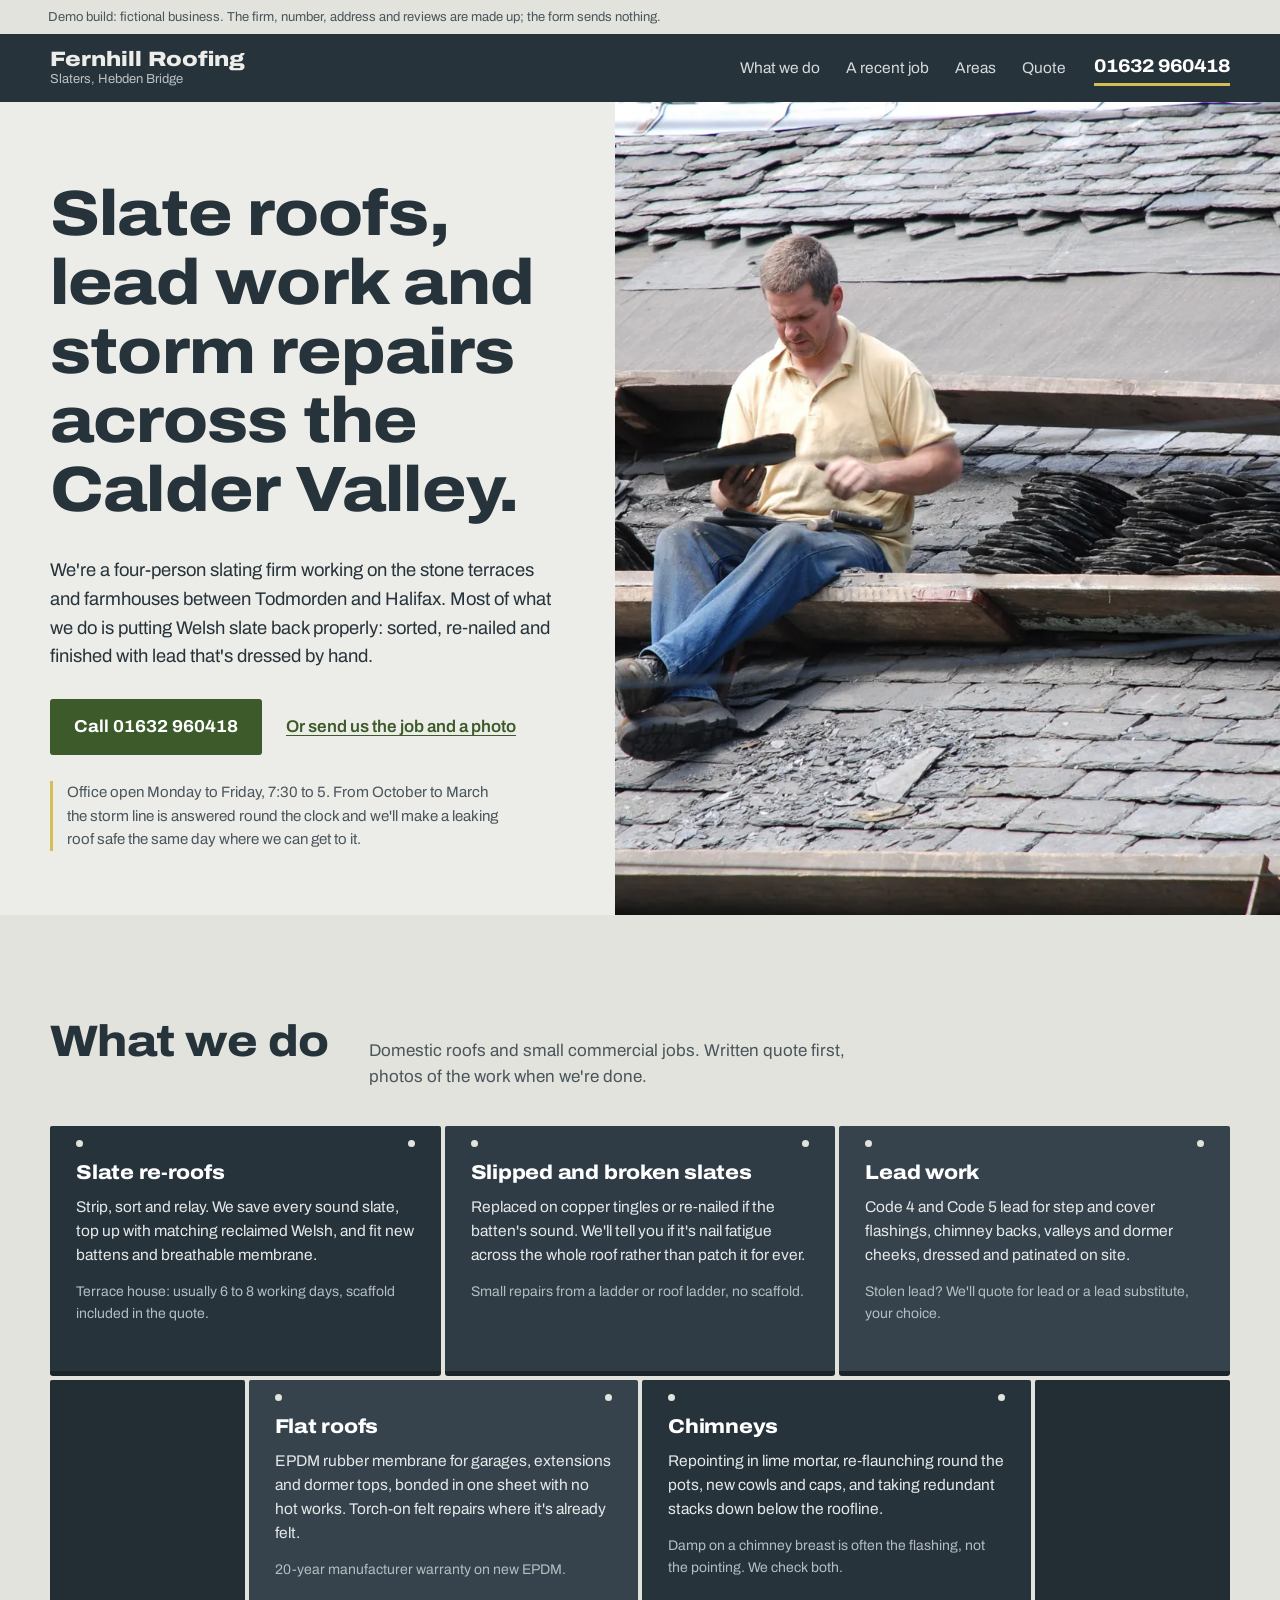
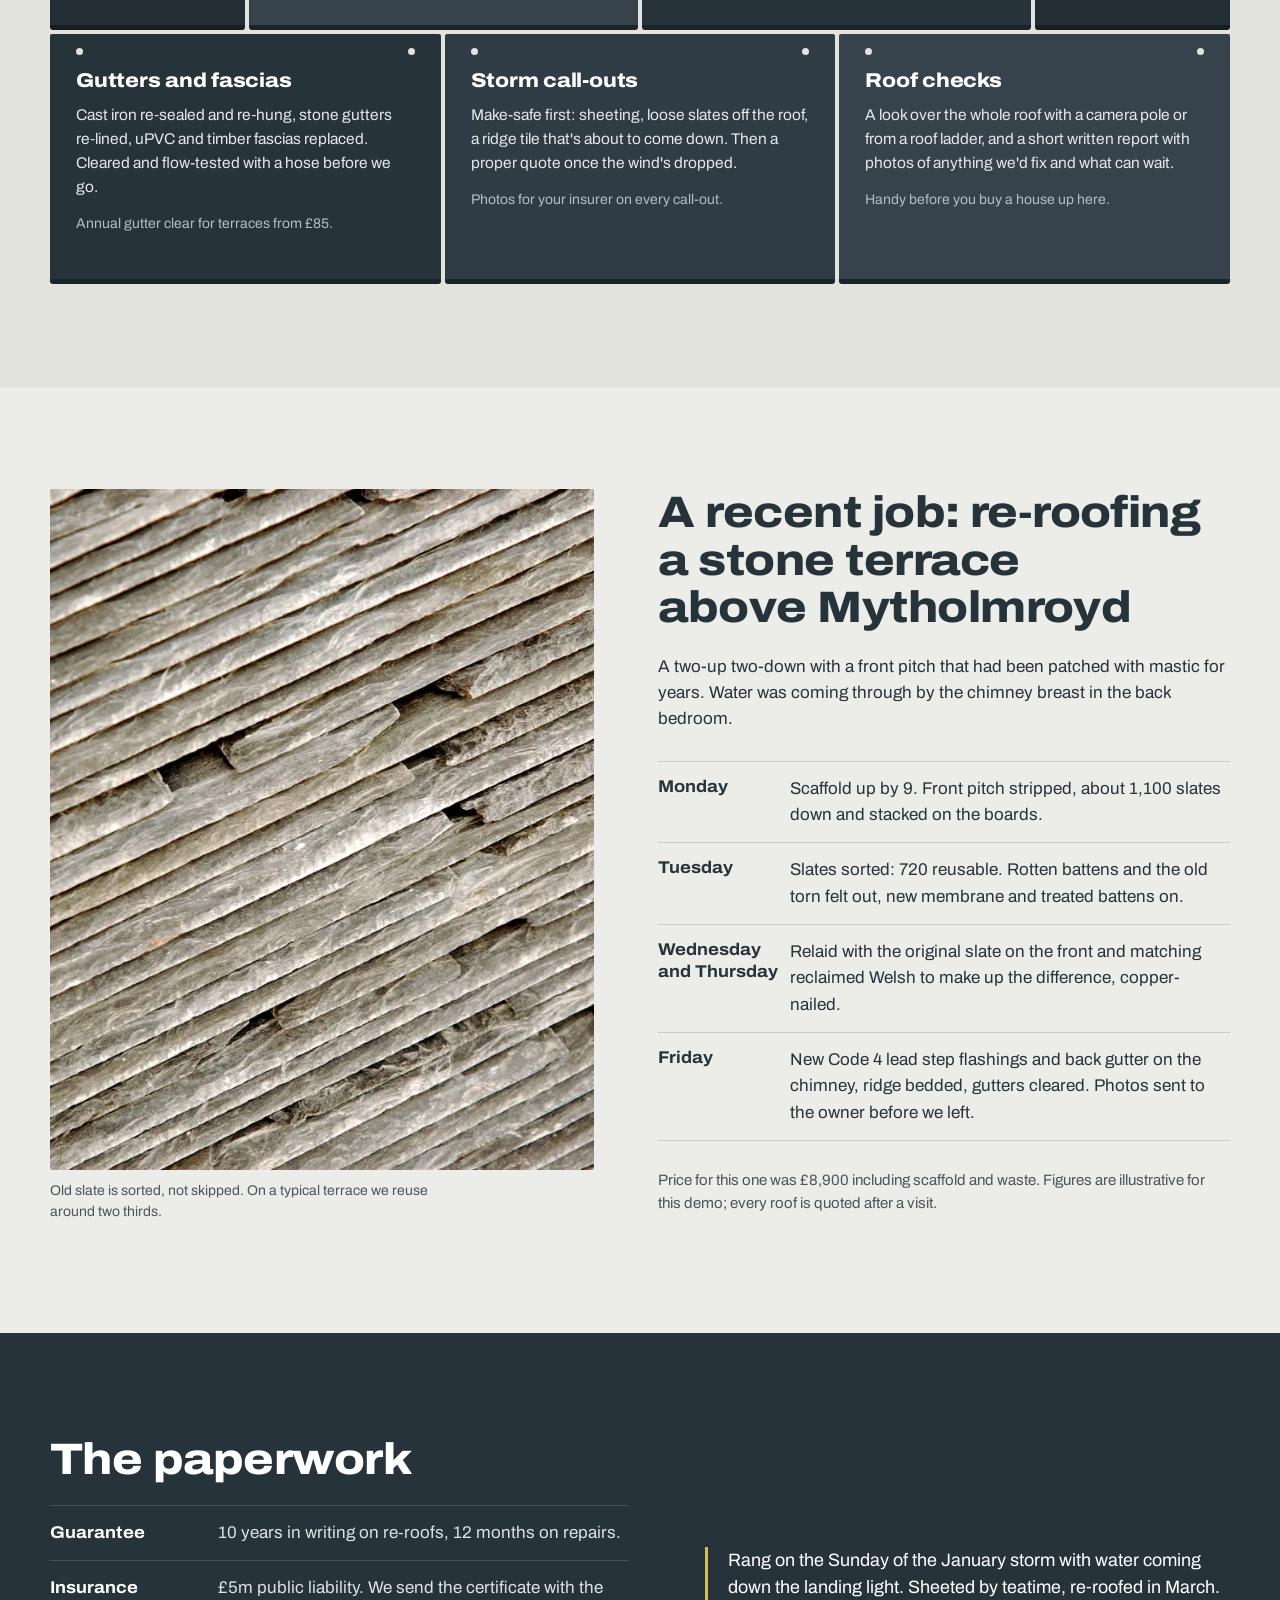
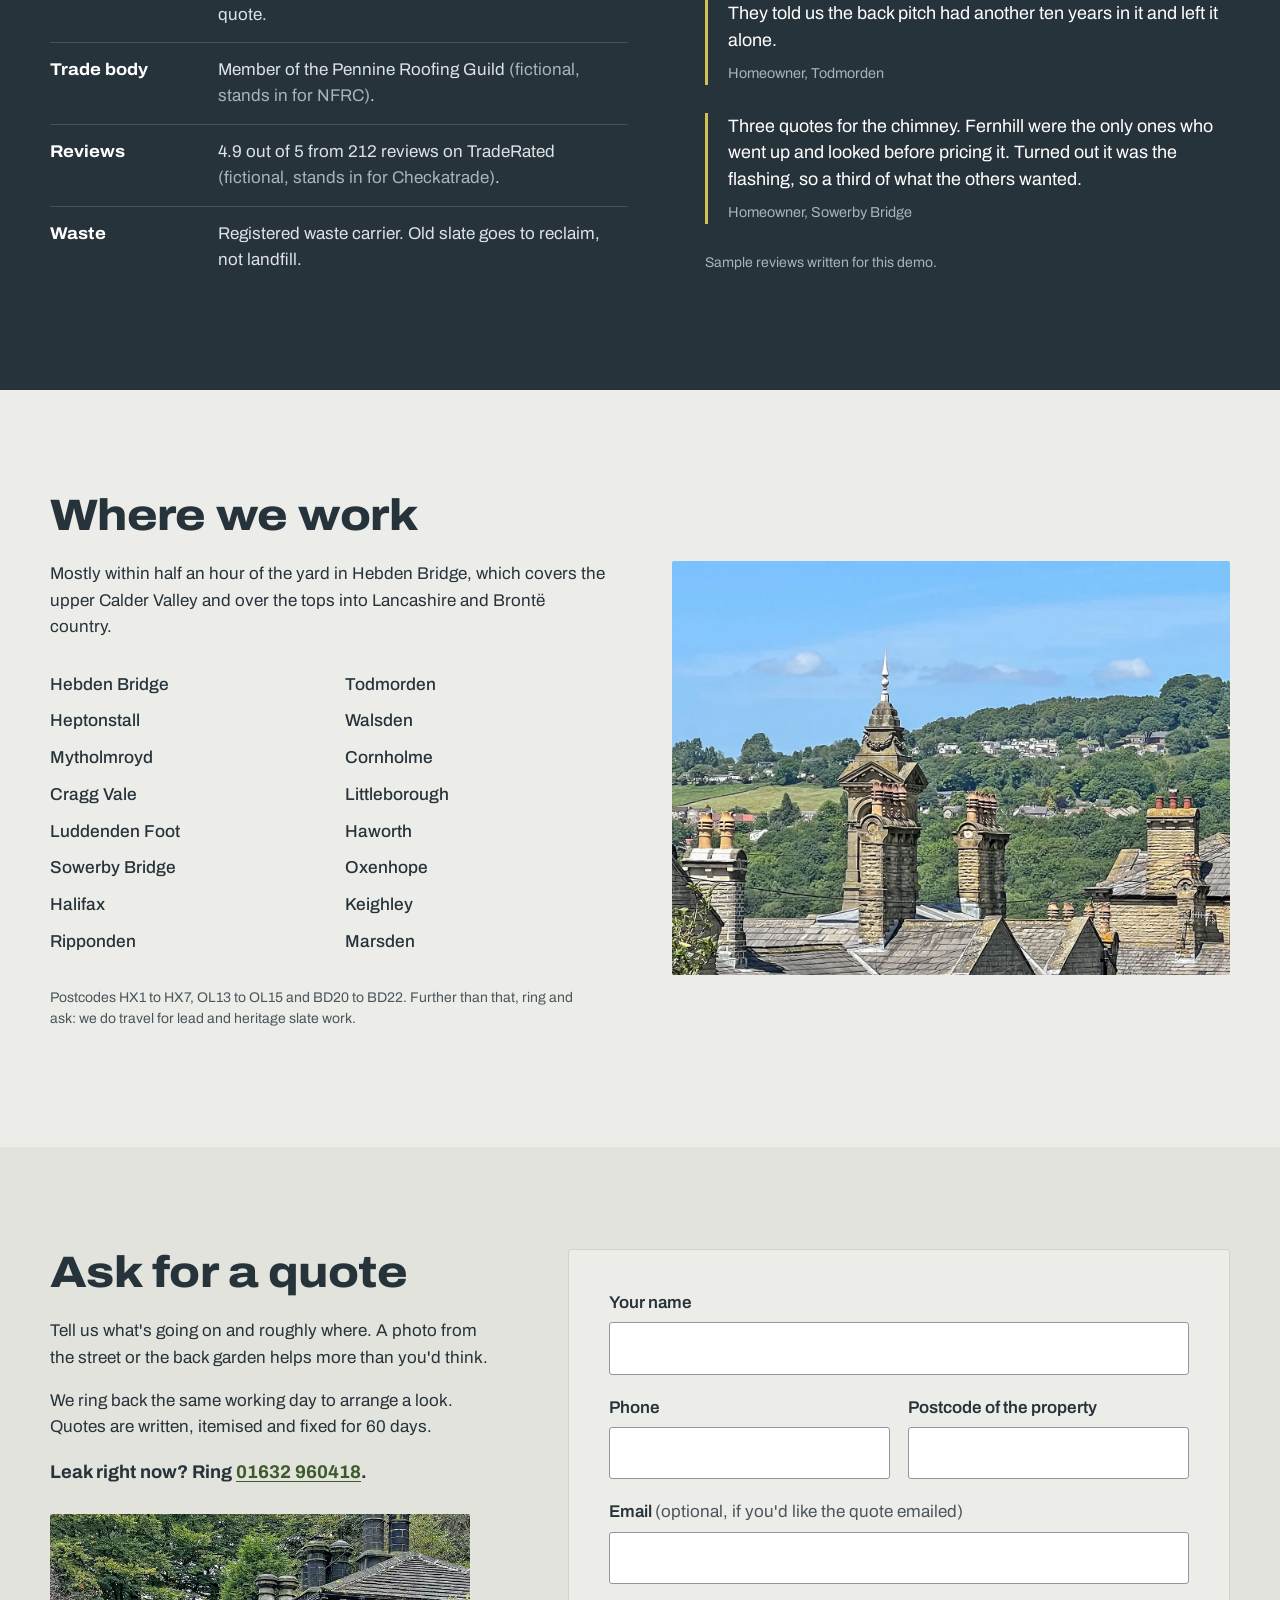
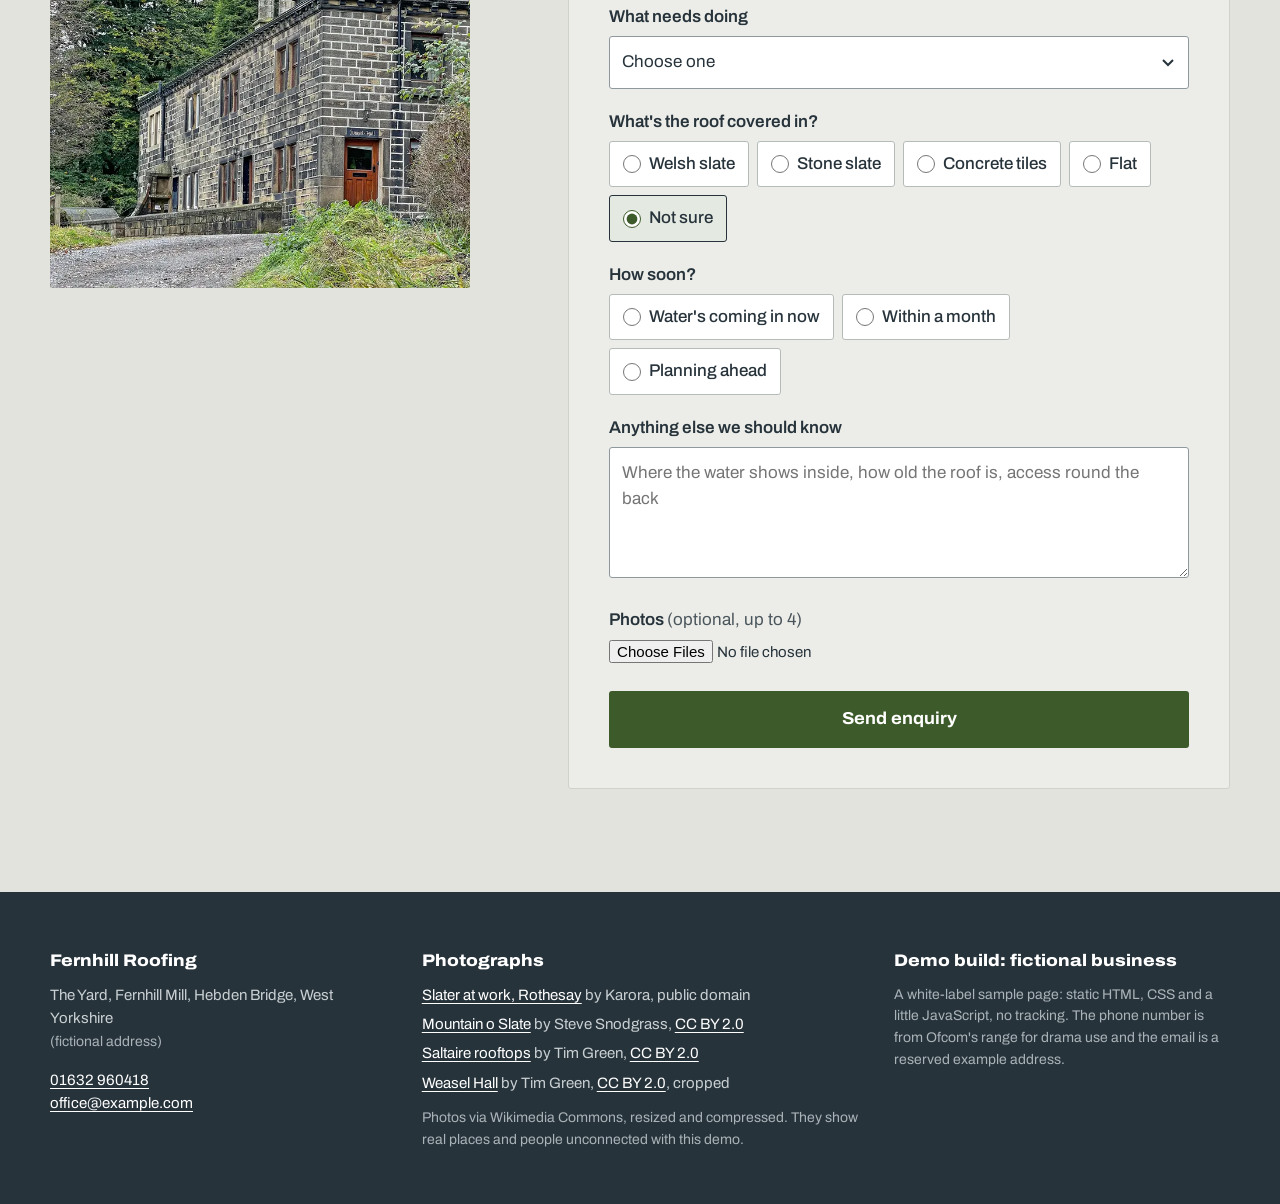
<file: index.html>
<!doctype html>
<html lang="en-GB">
<head>
<meta charset="utf-8">
<meta name="viewport" content="width=device-width, initial-scale=1">
<title>Fernhill Roofing, Hebden Bridge: slate roofs, lead work and storm repairs (demo build)</title>
<meta name="description" content="Demo build of a small Calder Valley roofing firm's site: slate re-roofs, lead work, flat roofs, chimneys, gutters and storm make-safe. Fictional business.">
<meta name="robots" content="noindex, nofollow">
<meta name="theme-color" content="#27333B">
<link rel="icon" href="data:image/svg+xml,%3Csvg xmlns='http://www.w3.org/2000/svg' viewBox='0 0 32 32'%3E%3Crect width='32' height='32' rx='3' fill='%2327333B'/%3E%3Cpath d='M4 14h11v7H4zM17 14h11v7H17zM10 23h12v6H10z' fill='%237B878D'/%3E%3C/svg%3E">
<link rel="preload" href="fonts/archivo-latin-var.woff2" as="font" type="font/woff2" crossorigin>
<link rel="preload" as="image" href="img/slater-at-work.webp">
<link rel="stylesheet" href="styles.css">
</head>
<body>
<a class="skip" href="#main">Skip to content</a>

<p class="demo-note" role="note">Demo build: fictional business. The firm, number, address and reviews are made up; the form sends nothing.</p>

<header class="masthead">
  <div class="wrap masthead-row">
    <a class="wordmark" href="#top">Fernhill Roofing<span>Slaters, Hebden Bridge</span></a>
    <button class="menu-btn" type="button" aria-expanded="false" aria-controls="nav">Menu</button>
    <nav id="nav" class="nav" aria-label="Main">
      <a href="#work">What we do</a>
      <a href="#job">A recent job</a>
      <a href="#areas">Areas</a>
      <a href="#quote">Quote</a>
    </nav>
    <a class="masthead-phone" href="tel:+441632960418">01632 960418</a>
  </div>
</header>

<main id="main">
  <section class="hero" id="top" aria-labelledby="hero-title">
    <div class="hero-copy">
      <h1 id="hero-title">Slate roofs, lead work and storm repairs across the Calder Valley.</h1>
      <p class="hero-text">We're a four-person slating firm working on the stone terraces and farmhouses between Todmorden and Halifax. Most of what we do is putting Welsh slate back properly: sorted, re&#8209;nailed and finished with lead that's dressed by hand.</p>
      <div class="hero-actions">
        <a class="btn" href="tel:+441632960418">Call 01632 960418</a>
        <a class="text-link" href="#quote">Or send us the job and a photo</a>
      </div>
      <p class="hero-hours">Office open Monday to Friday, 7:30 to 5. From October to March the storm line is answered round the clock and we'll make a leaking roof safe the same day where we can get to it.</p>
    </div>
    <figure class="hero-photo">
      <img src="img/slater-at-work.webp" width="1600" height="1071" alt="A slater sitting on roof battens, trimming a slate with a slater's hammer, with stacks of slates beside him.">
    </figure>
  </section>

  <section class="work" id="work" aria-labelledby="work-title">
    <div class="wrap">
      <div class="section-head">
        <h2 id="work-title">What we do</h2>
        <p>Domestic roofs and small commercial jobs. Written quote first, photos of the work when we're done.</p>
      </div>

      <div class="roof">
        <div class="course">
          <article class="slate">
            <h3>Slate re&#8209;roofs</h3>
            <p>Strip, sort and relay. We save every sound slate, top up with matching reclaimed Welsh, and fit new battens and breathable membrane.</p>
            <p class="slate-meta">Terrace house: usually 6 to 8 working days, scaffold included in the quote.</p>
          </article>
          <article class="slate shift">
            <h3>Slipped and broken slates</h3>
            <p>Replaced on copper tingles or re&#8209;nailed if the batten's sound. We'll tell you if it's nail fatigue across the whole roof rather than patch it for ever.</p>
            <p class="slate-meta">Small repairs from a ladder or roof ladder, no scaffold.</p>
          </article>
          <article class="slate">
            <h3>Lead work</h3>
            <p>Code 4 and Code 5 lead for step and cover flashings, chimney backs, valleys and dormer cheeks, dressed and patinated on site.</p>
            <p class="slate-meta">Stolen lead? We'll quote for lead or a lead substitute, your choice.</p>
          </article>
        </div>
        <div class="course course-offset">
          <div class="slate slate-half" aria-hidden="true"></div>
          <article class="slate shift">
            <h3>Flat roofs</h3>
            <p>EPDM rubber membrane for garages, extensions and dormer tops, bonded in one sheet with no hot works. Torch-on felt repairs where it's already felt.</p>
            <p class="slate-meta">20-year manufacturer warranty on new EPDM.</p>
          </article>
          <article class="slate">
            <h3>Chimneys</h3>
            <p>Repointing in lime mortar, re&#8209;flaunching round the pots, new cowls and caps, and taking redundant stacks down below the roofline.</p>
            <p class="slate-meta">Damp on a chimney breast is often the flashing, not the pointing. We check both.</p>
          </article>
          <div class="slate slate-half" aria-hidden="true"></div>
        </div>
        <div class="course">
          <article class="slate shift">
            <h3>Gutters and fascias</h3>
            <p>Cast iron re&#8209;sealed and re&#8209;hung, stone gutters re&#8209;lined, uPVC and timber fascias replaced. Cleared and flow-tested with a hose before we go.</p>
            <p class="slate-meta">Annual gutter clear for terraces from £85.</p>
          </article>
          <article class="slate">
            <h3>Storm call-outs</h3>
            <p>Make-safe first: sheeting, loose slates off the roof, a ridge tile that's about to come down. Then a proper quote once the wind's dropped.</p>
            <p class="slate-meta">Photos for your insurer on every call-out.</p>
          </article>
          <article class="slate shift">
            <h3>Roof checks</h3>
            <p>A look over the whole roof with a camera pole or from a roof ladder, and a short written report with photos of anything we'd fix and what can wait.</p>
            <p class="slate-meta">Handy before you buy a house up here.</p>
          </article>
        </div>
      </div>
    </div>
  </section>

  <section class="job" id="job" aria-labelledby="job-title">
    <div class="wrap job-grid">
      <figure class="job-photo">
        <img src="img/reclaimed-slate.webp" width="1200" height="798" loading="lazy" alt="A large heap of grey roofing slates stacked on edge.">
        <figcaption>Old slate is sorted, not skipped. On a typical terrace we reuse around two thirds.</figcaption>
      </figure>
      <div class="job-copy">
        <h2 id="job-title">A recent job: re&#8209;roofing a stone terrace above Mytholmroyd</h2>
        <p>A two-up two-down with a front pitch that had been patched with mastic for years. Water was coming through by the chimney breast in the back bedroom.</p>
        <ol class="diary">
          <li><strong>Monday</strong> Scaffold up by 9. Front pitch stripped, about 1,100 slates down and stacked on the boards.</li>
          <li><strong>Tuesday</strong> Slates sorted: 720 reusable. Rotten battens and the old torn felt out, new membrane and treated battens on.</li>
          <li><strong>Wednesday and Thursday</strong> Relaid with the original slate on the front and matching reclaimed Welsh to make up the difference, copper-nailed.</li>
          <li><strong>Friday</strong> New Code 4 lead step flashings and back gutter on the chimney, ridge bedded, gutters cleared. Photos sent to the owner before we left.</li>
        </ol>
        <p class="job-note">Price for this one was £8,900 including scaffold and waste. Figures are illustrative for this demo; every roof is quoted after a visit.</p>
      </div>
    </div>
  </section>

  <section class="proof" aria-labelledby="proof-title">
    <div class="wrap proof-grid">
      <div>
        <h2 id="proof-title">The paperwork</h2>
        <dl class="facts">
          <div><dt>Guarantee</dt><dd>10 years in writing on re&#8209;roofs, 12 months on repairs.</dd></div>
          <div><dt>Insurance</dt><dd>£5m public liability. We send the certificate with the quote.</dd></div>
          <div><dt>Trade body</dt><dd>Member of the Pennine Roofing Guild <em>(fictional, stands in for NFRC)</em>.</dd></div>
          <div><dt>Reviews</dt><dd>4.9 out of 5 from 212 reviews on TradeRated <em>(fictional, stands in for Checkatrade)</em>.</dd></div>
          <div><dt>Waste</dt><dd>Registered waste carrier. Old slate goes to reclaim, not landfill.</dd></div>
        </dl>
      </div>
      <div class="quotes">
        <blockquote>
          <p>Rang on the Sunday of the January storm with water coming down the landing light. Sheeted by teatime, re&#8209;roofed in March. They told us the back pitch had another ten years in it and left it alone.</p>
          <footer>Homeowner, Todmorden</footer>
        </blockquote>
        <blockquote>
          <p>Three quotes for the chimney. Fernhill were the only ones who went up and looked before pricing it. Turned out it was the flashing, so a third of what the others wanted.</p>
          <footer>Homeowner, Sowerby Bridge</footer>
        </blockquote>
        <p class="small">Sample reviews written for this demo.</p>
      </div>
    </div>
  </section>

  <section class="areas" id="areas" aria-labelledby="areas-title">
    <div class="wrap areas-grid">
      <div class="areas-copy">
        <h2 id="areas-title">Where we work</h2>
        <p>Mostly within half an hour of the yard in Hebden Bridge, which covers the upper Calder Valley and over the tops into Lancashire and Brontë country.</p>
        <div class="towns">
          <ul aria-label="Calder Valley">
            <li>Hebden Bridge</li><li>Heptonstall</li><li>Mytholmroyd</li><li>Cragg Vale</li><li>Luddenden Foot</li><li>Sowerby Bridge</li><li>Halifax</li><li>Ripponden</li>
          </ul>
          <ul aria-label="Further out">
            <li>Todmorden</li><li>Walsden</li><li>Cornholme</li><li>Littleborough</li><li>Haworth</li><li>Oxenhope</li><li>Keighley</li><li>Marsden</li>
          </ul>
        </div>
        <p class="small">Postcodes HX1 to HX7, OL13 to OL15 and BD20 to BD22. Further than that, ring and ask: we do travel for lead and heritage slate work.</p>
      </div>
      <figure class="areas-photo">
        <img src="img/valley-rooftops.webp" width="1400" height="1040" loading="lazy" alt="Slate rooftops and stone chimney stacks of a West Yorkshire mill village, with wooded hills behind.">
      </figure>
    </div>
  </section>

  <section class="quote" id="quote" aria-labelledby="quote-title">
    <div class="wrap quote-grid">
      <div class="quote-intro">
        <h2 id="quote-title">Ask for a quote</h2>
        <p>Tell us what's going on and roughly where. A photo from the street or the back garden helps more than you'd think.</p>
        <p>We ring back the same working day to arrange a look. Quotes are written, itemised and fixed for 60 days.</p>
        <p class="quote-phone">Leak right now? Ring <a href="tel:+441632960418">01632 960418</a>.</p>
        <img class="quote-photo" src="img/gritstone-house.webp" width="720" height="640" loading="lazy" alt="A gritstone house with stone chimney stacks among trees near Hebden Bridge.">
      </div>

      <form class="form" id="quote-form" novalidate>
        <div class="field">
          <label for="f-name">Your name</label>
          <input id="f-name" name="name" type="text" autocomplete="name" required>
          <p class="error" id="e-name" aria-live="polite"></p>
        </div>
        <div class="field-row">
          <div class="field">
            <label for="f-phone">Phone</label>
            <input id="f-phone" name="phone" type="tel" autocomplete="tel" inputmode="tel" required>
            <p class="error" id="e-phone" aria-live="polite"></p>
          </div>
          <div class="field">
            <label for="f-postcode">Postcode of the property</label>
            <input id="f-postcode" name="postcode" type="text" autocomplete="postal-code" autocapitalize="characters" required aria-describedby="h-postcode">
            <p class="hint" id="h-postcode" aria-live="polite"></p>
            <p class="error" id="e-postcode" aria-live="polite"></p>
          </div>
        </div>
        <div class="field">
          <label for="f-email">Email <span class="optional">(optional, if you'd like the quote emailed)</span></label>
          <input id="f-email" name="email" type="email" autocomplete="email">
          <p class="error" id="e-email" aria-live="polite"></p>
        </div>
        <div class="field">
          <label for="f-job">What needs doing</label>
          <select id="f-job" name="job" required>
            <option value="">Choose one</option>
            <option>Slipped or broken slates</option>
            <option>A leak, not sure where from</option>
            <option>Full re&#8209;roof</option>
            <option>Lead work or flashing</option>
            <option>Flat roof</option>
            <option>Chimney</option>
            <option>Gutters or fascias</option>
            <option>Storm damage</option>
            <option>A roof check before buying</option>
            <option>Something else</option>
          </select>
          <p class="error" id="e-job" aria-live="polite"></p>
        </div>
        <fieldset class="field">
          <legend>What's the roof covered in?</legend>
          <div class="choices">
            <label><input type="radio" name="roof" value="Welsh slate"> Welsh slate</label>
            <label><input type="radio" name="roof" value="Stone slate"> Stone slate</label>
            <label><input type="radio" name="roof" value="Concrete tiles"> Concrete tiles</label>
            <label><input type="radio" name="roof" value="Flat"> Flat</label>
            <label><input type="radio" name="roof" value="Not sure" checked> Not sure</label>
          </div>
        </fieldset>
        <fieldset class="field">
          <legend>How soon?</legend>
          <div class="choices">
            <label><input type="radio" name="when" value="Water coming in now" required> Water's coming in now</label>
            <label><input type="radio" name="when" value="Within a month"> Within a month</label>
            <label><input type="radio" name="when" value="Planning ahead"> Planning ahead</label>
          </div>
          <p class="error" id="e-when" aria-live="polite"></p>
        </fieldset>
        <div class="field">
          <label for="f-details">Anything else we should know</label>
          <textarea id="f-details" name="details" rows="4" placeholder="Where the water shows inside, how old the roof is, access round the back"></textarea>
        </div>
        <div class="field">
          <label for="f-photos">Photos <span class="optional">(optional, up to 4)</span></label>
          <input id="f-photos" name="photos" type="file" accept="image/*" multiple>
          <p class="error" id="e-photos" aria-live="polite"></p>
        </div>
        <button class="btn btn-submit" type="submit">Send enquiry</button>
        <div class="form-done" id="form-done" role="status" tabindex="-1" hidden></div>
      </form>
    </div>
  </section>
</main>

<footer class="footer">
  <div class="wrap footer-grid">
    <div>
      <p class="footer-name">Fernhill Roofing</p>
      <p>The Yard, Fernhill Mill, Hebden Bridge, West Yorkshire<br><span class="small">(fictional address)</span></p>
      <p><a href="tel:+441632960418">01632 960418</a><br><a href="mailto:office@example.com">office@example.com</a></p>
    </div>
    <div>
      <p class="footer-name">Photographs</p>
      <ul class="credits">
        <li><a href="https://commons.wikimedia.org/wiki/File:Slater_at_work,_Rothesay,_Isle_of_Bute.jpg">Slater at work, Rothesay</a> by Karora, public domain</li>
        <li><a href="https://commons.wikimedia.org/wiki/File:Mountain_o_Slate_(3678777512).jpg">Mountain o Slate</a> by Steve Snodgrass, <a href="https://creativecommons.org/licenses/by/2.0/">CC BY 2.0</a></li>
        <li><a href="https://commons.wikimedia.org/wiki/File:Saltaire_rooftops.jpg">Saltaire rooftops</a> by Tim Green, <a href="https://creativecommons.org/licenses/by/2.0/">CC BY 2.0</a></li>
        <li><a href="https://commons.wikimedia.org/wiki/File:Weasel_Hall.jpg">Weasel Hall</a> by Tim Green, <a href="https://creativecommons.org/licenses/by/2.0/">CC BY 2.0</a>, cropped</li>
      </ul>
      <p class="small">Photos via Wikimedia Commons, resized and compressed. They show real places and people unconnected with this demo.</p>
    </div>
    <div>
      <p class="footer-name">Demo build: fictional business</p>
      <p class="small">A white-label sample page: static HTML, CSS and a little JavaScript, no tracking. The phone number is from Ofcom's range for drama use and the email is a reserved example address.</p>
    </div>
  </div>
</footer>

<a class="call-bar" href="tel:+441632960418">Call 01632 960418</a>

<script src="main.js" defer></script>
</body>
</html>
</file>
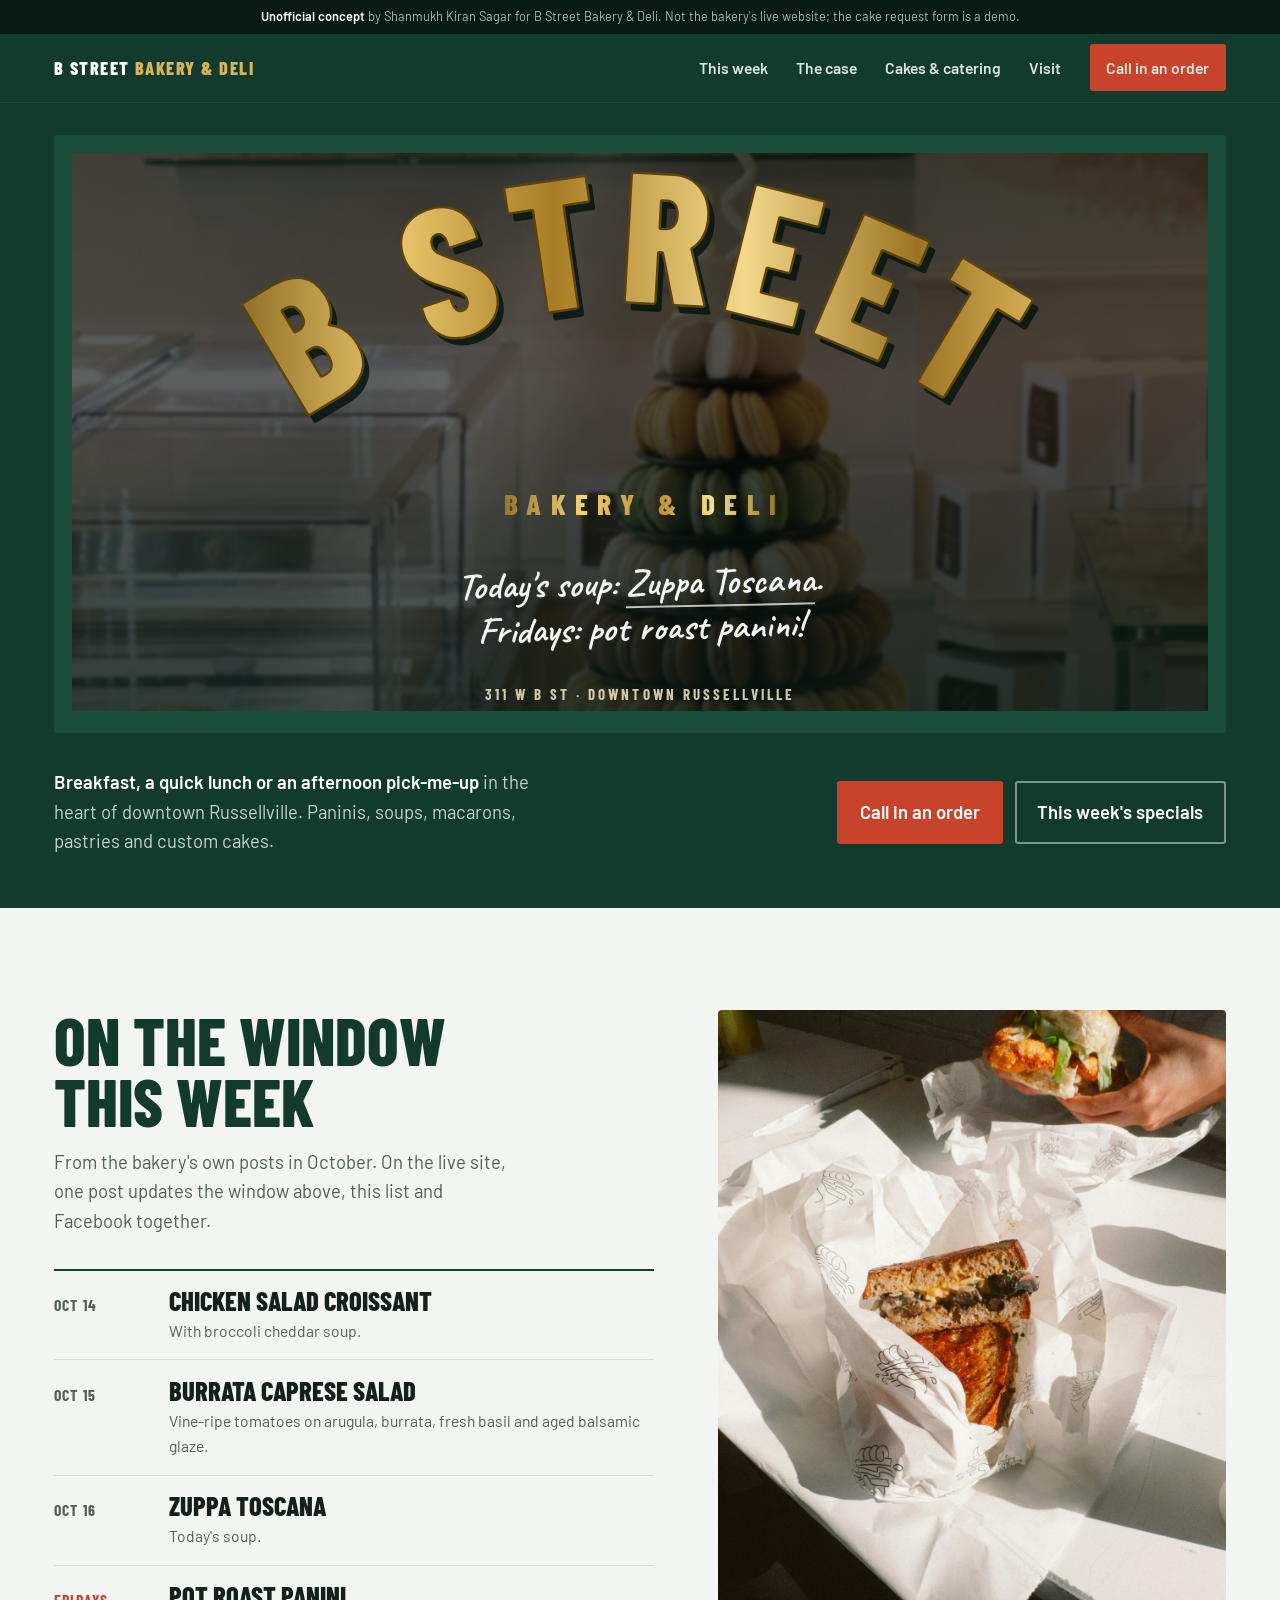
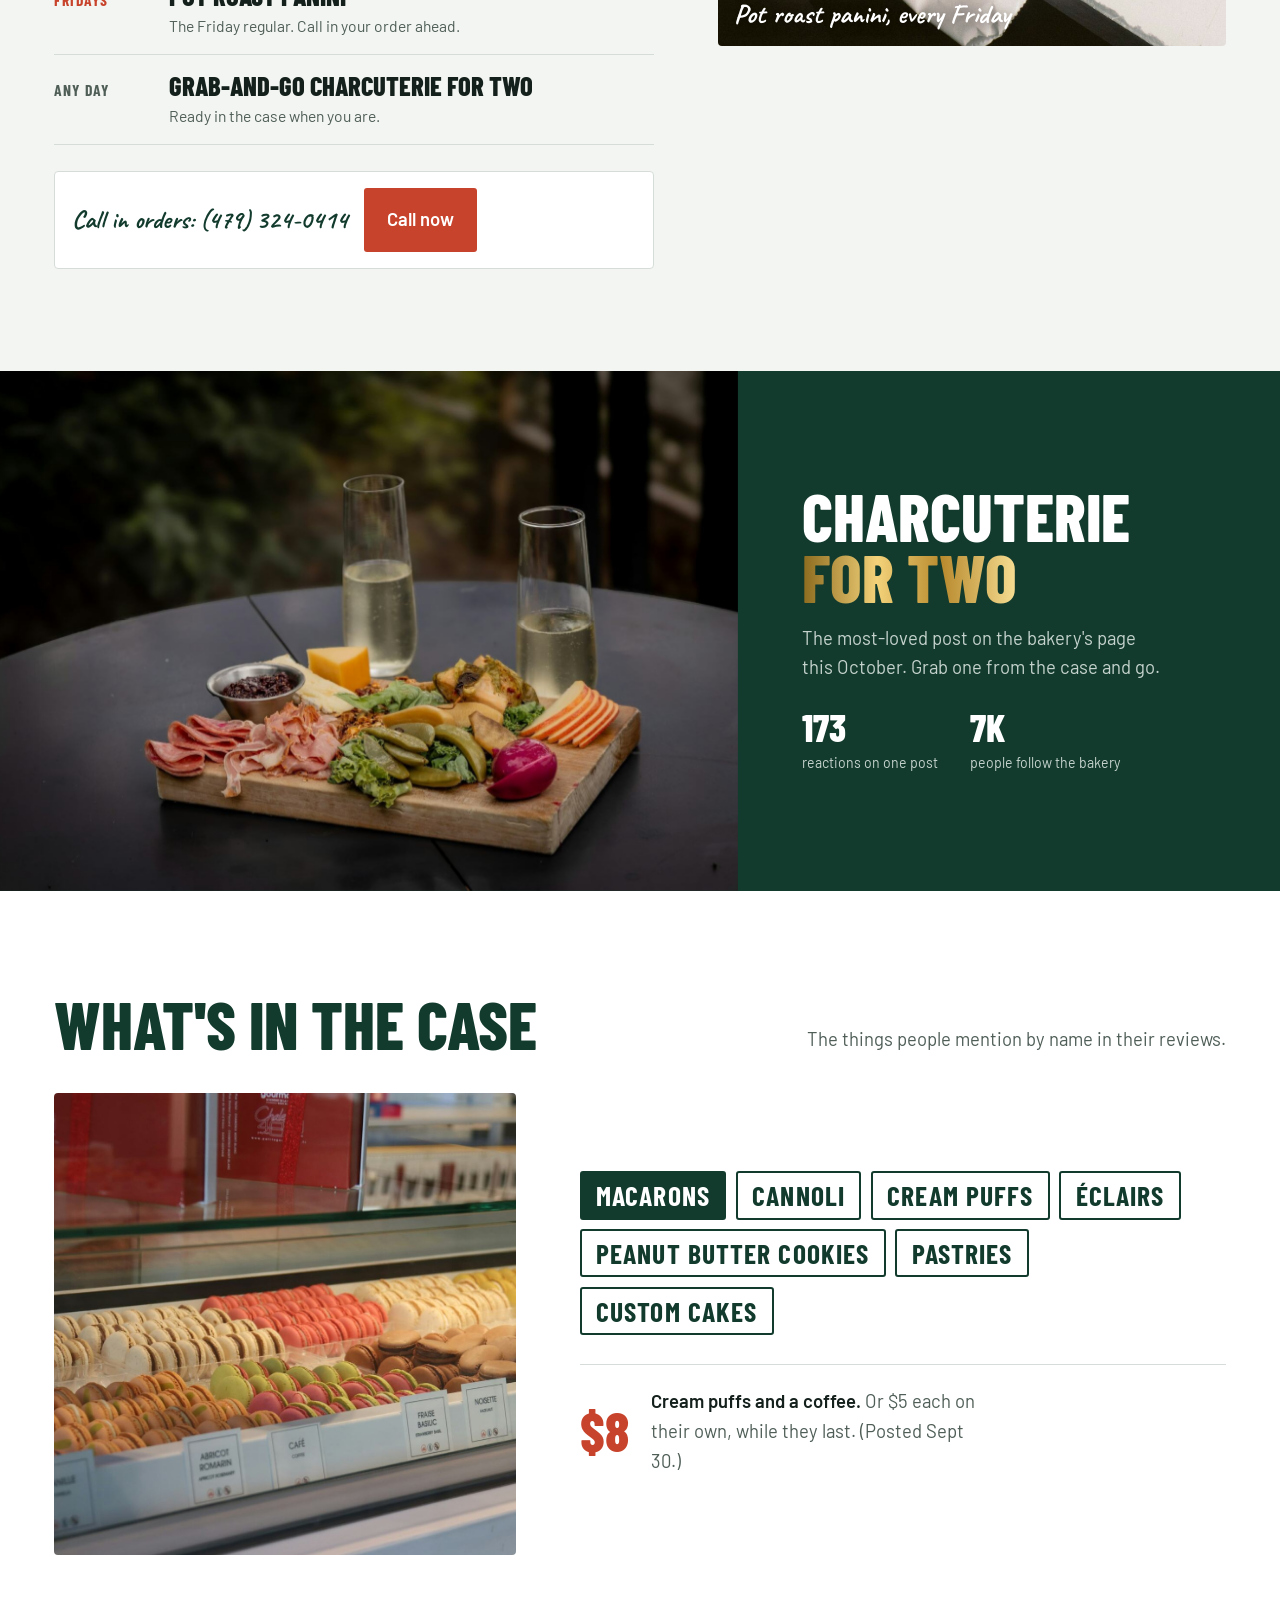
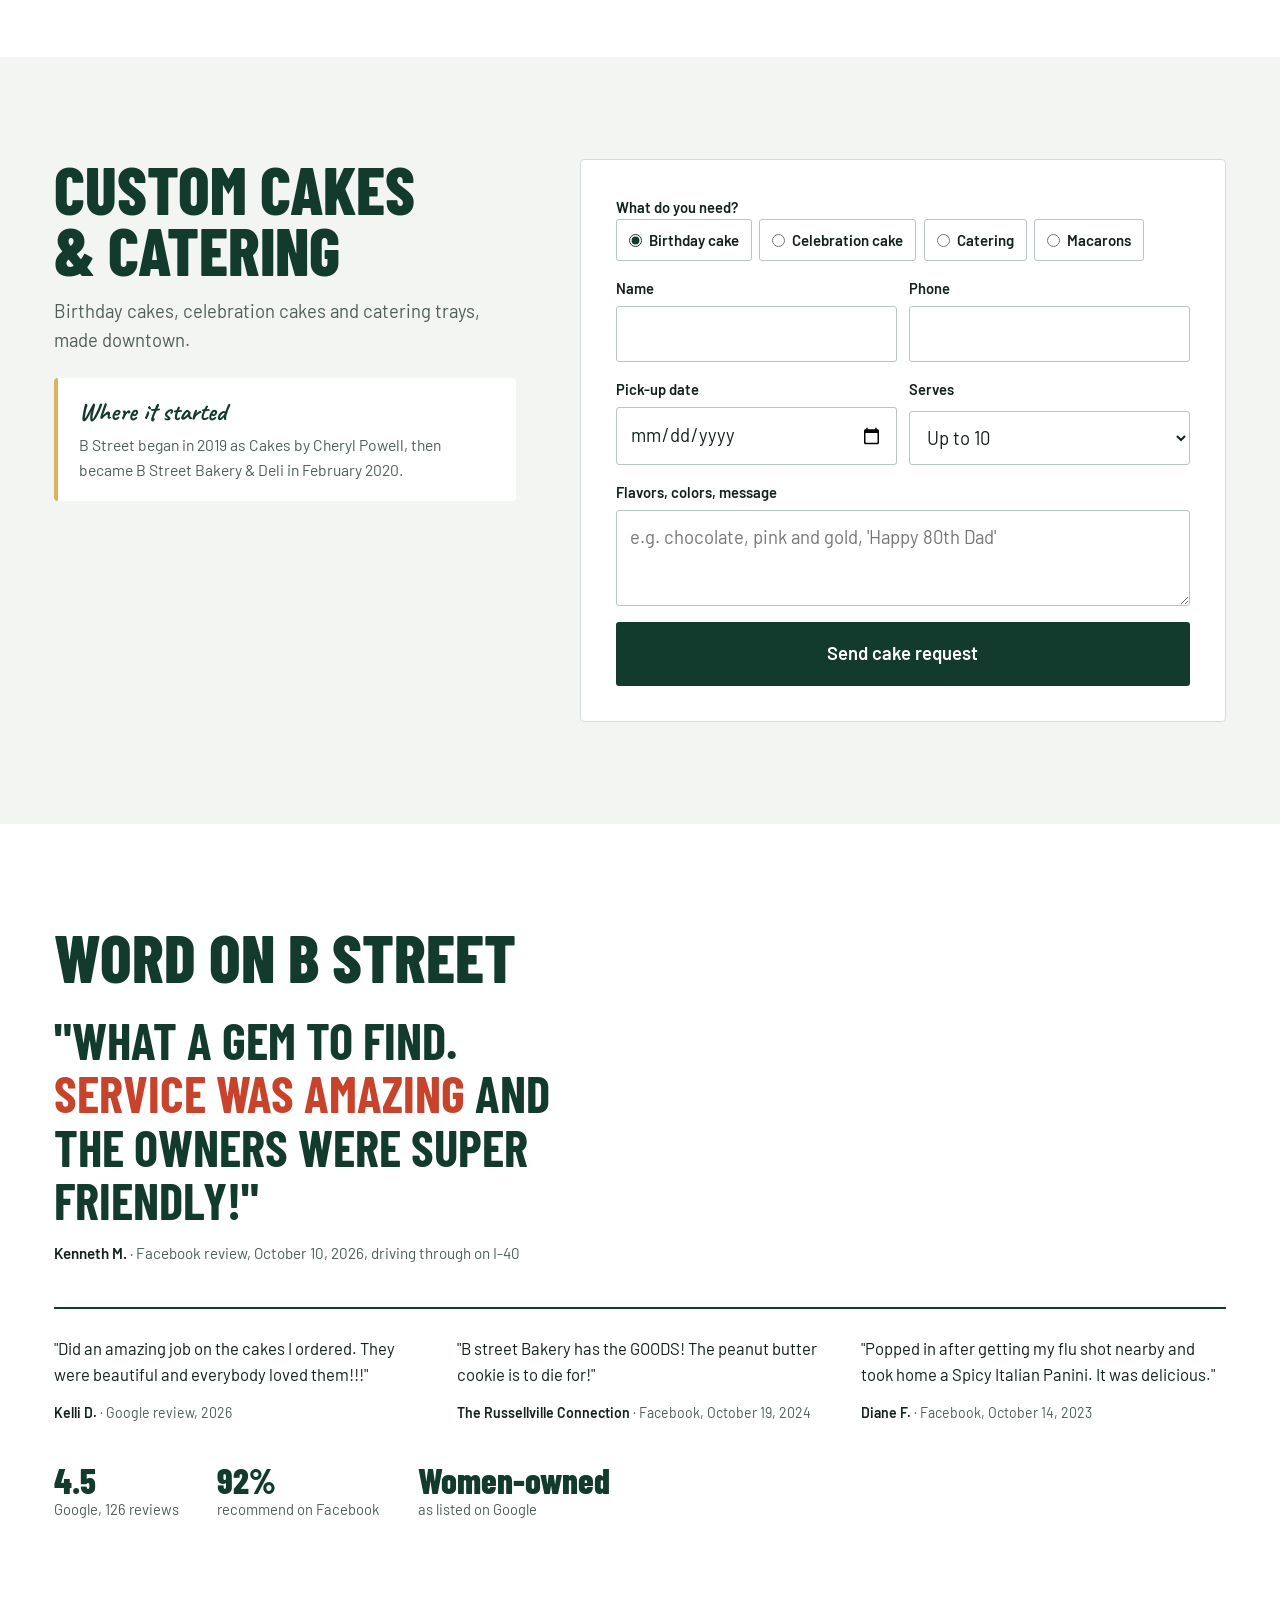
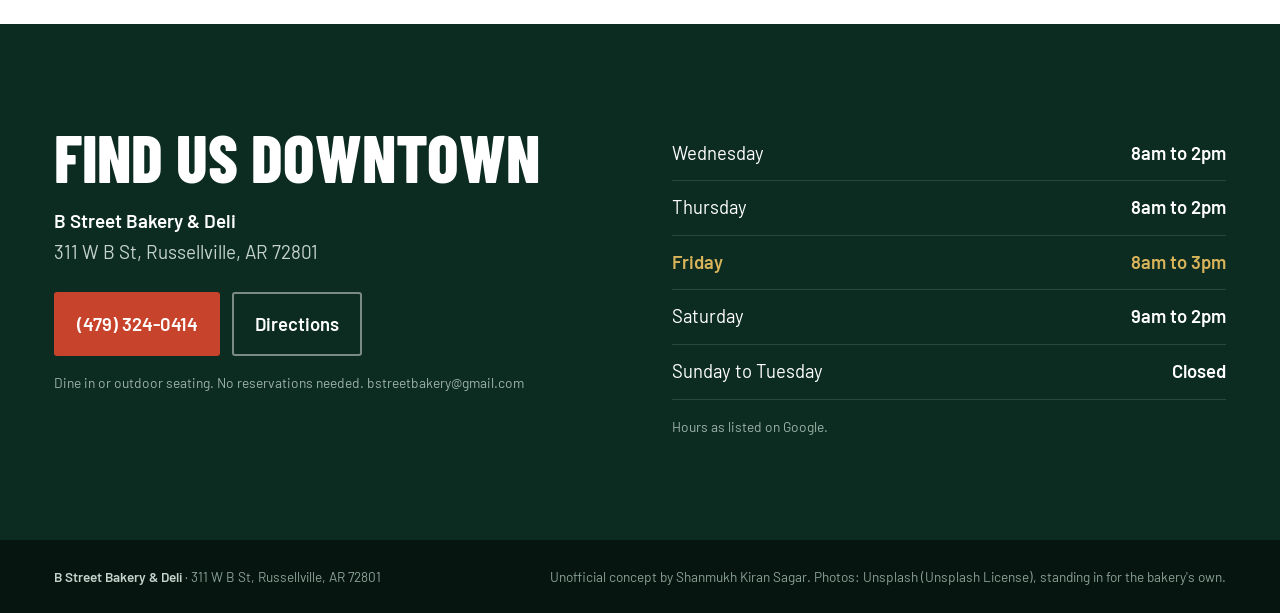
<file: b-street-bakery/index.html>
<!doctype html>
<html lang="en-US">
<head>
<meta charset="utf-8">
<meta name="viewport" content="width=device-width, initial-scale=1, viewport-fit=cover">
<meta name="robots" content="noindex, nofollow">
<title>B Street Bakery &amp; Deli · Downtown Russellville (concept)</title>
<meta name="description" content="Unofficial website concept for B Street Bakery & Deli, 311 W B St, Russellville, Arkansas.">
<meta name="theme-color" content="#123B2E">
<link rel="preload" as="font" type="font/woff2" href="fonts/BarlowCond-800.woff2" crossorigin>
<style>
@font-face{font-family:"Barlow Condensed";font-weight:500;font-display:swap;src:url(fonts/BarlowCond-500.woff2) format("woff2")}
@font-face{font-family:"Barlow Condensed";font-weight:700;font-display:swap;src:url(fonts/BarlowCond-700.woff2) format("woff2")}
@font-face{font-family:"Barlow Condensed";font-weight:800;font-display:swap;src:url(fonts/BarlowCond-800.woff2) format("woff2")}
@font-face{font-family:"Barlow";font-weight:400;font-display:swap;src:url(fonts/Barlow-400.woff2) format("woff2")}
@font-face{font-family:"Barlow";font-weight:500;font-display:swap;src:url(fonts/Barlow-500.woff2) format("woff2")}
@font-face{font-family:"Barlow";font-weight:600;font-display:swap;src:url(fonts/Barlow-600.woff2) format("woff2")}
@font-face{font-family:"Caveat";font-weight:500 700;font-display:swap;src:url(fonts/Caveat-500-700.woff2) format("woff2")}
:root{
  --green:#123B2E; --green-2:#0C2C22; --green-3:#1B4D3D; --porc:#F3F5F2; --white:#fff; --line:#D6DDD8;
  --ink:#14201B; --muted:#4F5E57; --on-dark:#C5D3CC; --gold:#D9B45A; --gold-d:#8C6A1E; --red:#C8432B; --red-d:#A53520;
  --cond:"Barlow Condensed","Arial Narrow",sans-serif; --text:"Barlow",system-ui,-apple-system,"Segoe UI",sans-serif; --hand:"Caveat","Comic Sans MS",cursive;
  --pad:clamp(1.1rem,4.2vw,3.5rem); --ease:cubic-bezier(.22,1,.36,1);
}
*{box-sizing:border-box;margin:0;padding:0}
html{-webkit-text-size-adjust:100%;scroll-behavior:smooth}
body{font-family:var(--text);font-size:clamp(1.02rem,.98rem + .22vw,1.16rem);line-height:1.6;color:var(--ink);background:var(--porc);overflow-x:hidden;-webkit-font-smoothing:antialiased}
img{display:block;max-width:100%}
a{color:inherit}
button,input,select,textarea{font:inherit;color:inherit}
:focus-visible{outline:3px solid var(--gold);outline-offset:3px}
.wrap{width:min(1320px,100% - 2*var(--pad));margin-inline:auto}
.c{font-family:var(--cond);font-weight:800;text-transform:uppercase;letter-spacing:.01em}

.ribbon{background:#071A14;color:#A9BDB4;font-size:.8rem;text-align:center;padding:.5rem var(--pad);line-height:1.4}
.ribbon b{color:#fff;font-weight:600}

header.top{background:var(--green);color:#fff;border-bottom:1px solid rgba(255,255,255,.08)}
header.top .wrap{display:flex;align-items:center;justify-content:space-between;gap:1rem;min-height:68px}
.mark{text-decoration:none;font-family:var(--cond);font-weight:800;text-transform:uppercase;letter-spacing:.08em;font-size:1.15rem;line-height:1}
.mark span{color:var(--gold)}
.nav{display:flex;align-items:center;gap:clamp(1rem,2.2vw,2.2rem)}
.nav a{font-weight:600;font-size:.98rem;text-decoration:none;color:#DCE7E1}
.nav a:hover{color:#fff;text-decoration:underline;text-underline-offset:5px}
.callb{display:inline-flex;align-items:center;gap:.5rem;background:var(--red);color:#fff;text-decoration:none;font-weight:700;padding:.68rem 1.05rem;border-radius:3px;white-space:nowrap}
.callb:hover{background:var(--red-d)}
@media (max-width:880px){.nav a.l{display:none}}
@media (max-width:420px){.callb{padding:.6rem .75rem;font-size:.92rem}.mark{font-size:1rem}}

/* storefront */
.front{background:var(--green);padding:clamp(1rem,2.5vw,2rem) 0 0}
.window{position:relative;border:clamp(10px,1.6vw,18px) solid var(--green-3);border-bottom-width:0;border-radius:4px 4px 0 0;overflow:hidden;min-height:clamp(500px,64vh,720px);display:flex;flex-direction:column;justify-content:center;align-items:center;text-align:center;isolation:isolate;background:#0B1E18}
.window .behind{position:absolute;inset:-4%;z-index:-2;background:url(img/macaron-tower.jpg) center 40%/cover no-repeat;filter:saturate(.85) brightness(.42) blur(1.5px);transform:scale(1.04)}
.window::before{content:"";position:absolute;inset:0;z-index:-1;background:
  linear-gradient(115deg,rgba(255,255,255,.0) 30%,rgba(255,255,255,.07) 38%,rgba(255,255,255,0) 46%),
  linear-gradient(180deg,rgba(11,30,24,.35),rgba(11,30,24,.15) 40%,rgba(11,30,24,.6))}
.mull{position:absolute;top:0;bottom:0;width:clamp(8px,1.1vw,14px);background:var(--green-3);left:50%;transform:translateX(-50%);z-index:0;opacity:0}
.arch{width:min(980px,96%);height:auto;overflow:visible;margin-top:clamp(.5rem,2vw,1.5rem)}
.arch text{font-family:var(--cond);font-weight:800;text-transform:uppercase}
.sub-gold{font-family:var(--cond);font-weight:800;text-transform:uppercase;letter-spacing:.32em;font-size:clamp(1rem,.7rem + 1.4vw,1.9rem);background:linear-gradient(90deg,#8C6A1E,#F3D27A 30%,#B88A2E 55%,#F7DE93 75%,#8C6A1E);-webkit-background-clip:text;background-clip:text;color:transparent;margin-top:clamp(-1.5rem,-2vw,-.5rem);padding-left:.32em}
.marker{font-family:var(--hand);font-weight:600;color:#F4F7F5;font-size:clamp(1.45rem,1rem + 1.7vw,2.5rem);line-height:1.2;margin-top:clamp(1.2rem,2.6vw,2rem);text-shadow:0 0 1px rgba(255,255,255,.4);transform:rotate(-1.2deg);max-width:26ch;text-wrap:balance}
.marker u{text-decoration:none;border-bottom:2px solid rgba(244,247,245,.75)}
.hours-dec{margin-top:clamp(1.2rem,3vw,2rem);font-family:var(--cond);font-weight:700;letter-spacing:.2em;text-transform:uppercase;color:#E9DDB4;font-size:clamp(.78rem,.7rem + .3vw,.95rem);opacity:.9}
.sill{background:var(--green-3);height:clamp(14px,1.8vw,22px);border-radius:0 0 2px 2px;box-shadow:0 10px 0 var(--green-2)}
.ledge{background:var(--green);padding:clamp(1.4rem,3vw,2.2rem) 0 clamp(2.2rem,4vw,3.2rem)}
.ledge .wrap{display:flex;justify-content:space-between;align-items:center;gap:1.4rem;flex-wrap:wrap}
.ledge p{color:var(--on-dark);max-width:52ch}
.ledge p b{color:#fff}
.ctas{display:flex;gap:.75rem;flex-wrap:wrap}
.btn{display:inline-flex;align-items:center;justify-content:center;gap:.5rem;font-weight:700;text-decoration:none;padding:.95rem 1.3rem;border-radius:3px;min-height:52px;border:2px solid transparent;cursor:pointer;background:none}
.btn.r{background:var(--red);color:#fff}.btn.r:hover{background:var(--red-d)}
.btn.o{border-color:rgba(255,255,255,.45);color:#fff}.btn.o:hover{background:rgba(255,255,255,.07)}
.btn.g{background:var(--green);color:#fff}.btn.g:hover{background:var(--green-3)}
@media (max-width:640px){.window{min-height:0;padding:2.6rem .6rem 2.2rem}.ledge .ctas{width:100%}.ledge .btn{flex:1}}
@media (max-width:420px){.ledge .btn{flex:1 1 100%}}

/* specials */
.week{padding:clamp(3.5rem,8vw,7rem) 0;background:var(--porc)}
.week .wrap{display:grid;grid-template-columns:minmax(0,6.5fr) minmax(0,5.5fr);gap:clamp(2rem,5vw,5rem);align-items:start}
h2{font-family:var(--cond);font-weight:800;text-transform:uppercase;font-size:clamp(2.3rem,1.4rem + 3.4vw,4.6rem);line-height:.92;color:var(--green);text-wrap:balance}
.intro{color:var(--muted);margin-top:1rem;max-width:46ch}
.days{list-style:none;margin-top:2rem;border-top:2px solid var(--green)}
.days li{display:grid;grid-template-columns:6.2rem minmax(0,1fr);gap:1rem;padding:1.05rem 0;border-bottom:1px solid var(--line);align-items:baseline}
.days .d{font-family:var(--cond);font-weight:700;text-transform:uppercase;letter-spacing:.08em;color:var(--muted);font-size:.98rem}
.days h3{font-family:var(--cond);font-weight:800;text-transform:uppercase;font-size:clamp(1.3rem,1.1rem + .7vw,1.7rem);line-height:1.05;color:var(--ink)}
.days p{color:var(--muted);font-size:.98rem;margin-top:.15rem}
.days li.fri .d{color:var(--red)}
.week figure{position:sticky;top:1.5rem;border-radius:4px;overflow:hidden}
.week figure img{width:100%;aspect-ratio:4/5;object-fit:cover}
.week figcaption{position:absolute;left:1rem;bottom:1rem;right:1rem;font-family:var(--hand);font-weight:700;font-size:1.7rem;color:#fff;line-height:1.1;text-shadow:0 2px 12px rgba(0,0,0,.5)}
.phone-line{margin-top:1.6rem;display:flex;gap:1rem;align-items:center;flex-wrap:wrap;background:#fff;border:1.5px solid var(--line);border-radius:4px;padding:1rem 1.1rem}
.phone-line span{font-family:var(--hand);font-size:1.6rem;font-weight:700;color:var(--green);line-height:1}
@media (max-width:900px){.week .wrap{grid-template-columns:1fr}.week figure{position:relative;top:0}.week figure img{aspect-ratio:16/11}}
@media (max-width:420px){.days li{grid-template-columns:1fr;gap:.2rem}}

/* charcuterie band */
.board{background:var(--green);color:#fff;overflow:hidden}
.board .wrap{display:grid;grid-template-columns:minmax(0,7fr) minmax(0,5fr);align-items:stretch;min-height:520px}
.board figure{position:relative;margin-left:calc(-1*var(--pad))}
.board figure img{position:absolute;inset:0;width:100%;height:100%;object-fit:cover}
.board .txt{padding:clamp(3rem,6vw,5rem) 0 clamp(3rem,6vw,5rem) clamp(2rem,5vw,4.5rem);display:flex;flex-direction:column;justify-content:center}
.board h2{color:#fff}
.board h2 span{background:linear-gradient(90deg,#8C6A1E,#F3D27A 35%,#B88A2E 65%,#F7DE93);-webkit-background-clip:text;background-clip:text;color:transparent}
.board p{color:var(--on-dark);margin-top:1rem;max-width:36ch}
.board .num{margin-top:1.6rem;display:flex;gap:2rem;flex-wrap:wrap}
.board .num b{display:block;font-family:var(--cond);font-weight:800;font-size:2.4rem;line-height:1;color:#fff}
.board .num span{font-size:.88rem;color:var(--on-dark)}
@media (max-width:860px){.board .wrap{grid-template-columns:1fr;min-height:0;width:100%}.board figure{margin:0;min-height:320px}.board .txt{padding:3rem var(--pad)}}

/* case */
.case{padding:clamp(3.5rem,8vw,7rem) 0;background:#fff}
.case-h{display:flex;justify-content:space-between;align-items:end;gap:2rem;flex-wrap:wrap}
.case-h p{color:var(--muted);max-width:42ch}
.shelf{display:grid;grid-template-columns:minmax(0,5fr) minmax(0,7fr);gap:clamp(2rem,5vw,4.5rem);margin-top:2.4rem;align-items:center}
.shelf img{border-radius:4px;width:100%;aspect-ratio:1;object-fit:cover}
.tags{display:flex;flex-wrap:wrap;gap:.6rem}
.tags span{font-family:var(--cond);font-weight:700;text-transform:uppercase;letter-spacing:.04em;font-size:clamp(1.2rem,1rem + .9vw,1.8rem);padding:.35rem .9rem;border:2px solid var(--green);border-radius:3px;color:var(--green);line-height:1.2}
.tags span.hl{background:var(--green);color:#fff}
.combo{margin-top:1.8rem;display:flex;align-items:center;gap:1.4rem;flex-wrap:wrap;border-top:1px solid var(--line);padding-top:1.4rem}
.combo .p{font-family:var(--cond);font-weight:800;font-size:3.4rem;line-height:.9;color:var(--red)}
.combo p{color:var(--muted);max-width:34ch}
.combo p b{color:var(--ink)}
@media (max-width:860px){.shelf{grid-template-columns:1fr}.shelf img{aspect-ratio:16/10}}

/* cakes form */
.cakes{padding:clamp(3.5rem,8vw,7rem) 0;background:var(--porc)}
.cakes .wrap{display:grid;grid-template-columns:minmax(0,5fr) minmax(0,7fr);gap:clamp(2rem,5vw,5rem);align-items:start}
.story{margin-top:1.4rem;padding:1.2rem 1.3rem;background:#fff;border-radius:4px;border-left:4px solid var(--gold)}
.story b{font-family:var(--hand);font-size:1.6rem;color:var(--green);display:block;line-height:1.1}
.story p{color:var(--muted);font-size:.98rem;margin-top:.4rem}
form.card{background:#fff;border:1.5px solid var(--line);border-radius:4px;padding:clamp(1.2rem,3vw,2.2rem)}
.f{display:grid;gap:.35rem;margin-bottom:1rem}
.f label,.f legend{font-weight:600;font-size:.92rem}
.f input,.f select,.f textarea{width:100%;border:1.5px solid #B9C5BF;border-radius:3px;padding:.75rem .8rem;background:#fff;min-height:48px}
.f textarea{min-height:96px;resize:vertical}
.f input:focus,.f select:focus,.f textarea:focus{border-color:var(--green);outline:2px solid rgba(18,59,46,.18)}
.two{display:grid;grid-template-columns:1fr 1fr;gap:.8rem}
.opts{display:flex;flex-wrap:wrap;gap:.45rem}
.opts label{display:inline-flex;align-items:center;gap:.45rem;border:1.5px solid #B9C5BF;border-radius:3px;padding:.5rem .75rem;font-weight:600;font-size:.94rem;cursor:pointer}
.opts input{accent-color:var(--green);width:auto;min-height:0;margin:0}
form.card .btn{width:100%}
.done{display:none;background:#EAF4EE;border:1.5px solid #9CC9AF;border-radius:3px;padding:1rem;margin-top:1rem;font-size:.96rem}
.done.show{display:block}
@media (max-width:900px){.cakes .wrap{grid-template-columns:1fr}}
@media (max-width:420px){.two{grid-template-columns:1fr}}

/* reviews */
.rev{background:#fff;padding:clamp(3.5rem,8vw,7rem) 0}
.lead-q{font-family:var(--cond);font-weight:700;font-size:clamp(1.8rem,1.1rem + 2.6vw,3.4rem);line-height:1.05;color:var(--green);max-width:24ch;margin-top:1.6rem;text-transform:uppercase}
.lead-q span{color:var(--red)}
.cite{color:var(--muted);margin-top:.9rem;font-size:.95rem}
.cite b{color:var(--ink)}
.more{display:grid;grid-template-columns:repeat(3,minmax(0,1fr));gap:clamp(1.2rem,3vw,2.6rem);margin-top:2.6rem;border-top:2px solid var(--green);padding-top:1.6rem}
.more p{font-size:1.04rem}
.more .cite{font-size:.88rem}
.scorebar{margin-top:2.4rem;display:flex;gap:2.4rem;flex-wrap:wrap;color:var(--muted);font-size:.92rem}
.scorebar b{font-family:var(--cond);font-weight:800;font-size:2.2rem;color:var(--green);display:block;line-height:1}
@media (max-width:860px){.more{grid-template-columns:1fr}}

/* visit */
.visit{background:var(--green-2);color:#fff;padding:clamp(3.5rem,8vw,6.5rem) 0}
.visit .wrap{display:grid;grid-template-columns:minmax(0,6fr) minmax(0,6fr);gap:clamp(2rem,5vw,5rem)}
.visit h2{color:#fff}
.addr{margin-top:1.2rem;font-size:1.18rem;color:var(--on-dark)}
.addr b{color:#fff}
.hours{width:100%;border-collapse:collapse}
.hours td{padding:.75rem 0;border-bottom:1px solid rgba(255,255,255,.12)}
.hours td:last-child{text-align:right;font-weight:600}
.hours tr.today td{color:var(--gold);font-weight:700}
.small{font-size:.86rem;color:#9DB2A8;margin-top:1rem}
.visit .ctas{margin-top:1.6rem}
@media (max-width:860px){.visit .wrap{grid-template-columns:1fr}}
footer{background:#06150F;color:#8BA196;font-size:.85rem;padding:1.6rem 0 calc(1.6rem + env(safe-area-inset-bottom))}
footer .wrap{display:flex;justify-content:space-between;gap:1rem;flex-wrap:wrap}
.bar{display:none}
@media (max-width:760px){
  .bar{display:grid;grid-template-columns:1fr 1fr;position:fixed;left:0;right:0;bottom:0;z-index:50;background:var(--green-2);padding:.55rem .55rem calc(.55rem + env(safe-area-inset-bottom));gap:.55rem;box-shadow:0 -10px 30px rgba(0,0,0,.3)}
  .bar a{display:flex;align-items:center;justify-content:center;min-height:50px;border-radius:3px;font-weight:700;text-decoration:none;color:#fff;background:var(--green-3)}
  .bar a.r{background:var(--red)}
  footer{padding-bottom:calc(5.5rem + env(safe-area-inset-bottom))}
}
@media (prefers-reduced-motion:reduce){html{scroll-behavior:auto}}
@media (forced-colors:active){.sub-gold,.board h2 span{color:CanvasText;background:none}.btn,.callb{border:2px solid ButtonText}}
</style>
</head>
<body>
<div class="ribbon"><b>Unofficial concept</b> by Shanmukh Kiran Sagar for B Street Bakery &amp; Deli. Not the bakery's live website; the cake request form is a demo.</div>

<header class="top">
  <div class="wrap">
    <a class="mark" href="#top">B Street <span>Bakery &amp; Deli</span></a>
    <nav class="nav" aria-label="Main">
      <a class="l" href="#week">This week</a>
      <a class="l" href="#case">The case</a>
      <a class="l" href="#cakes">Cakes &amp; catering</a>
      <a class="l" href="#visit">Visit</a>
      <a class="callb" href="tel:+14793240414">Call in an order</a>
    </nav>
  </div>
</header>

<main id="top">
<section class="front" aria-labelledby="h1">
  <div class="wrap">
    <div class="window" id="win">
      <div class="behind" aria-hidden="true"></div>
      <h1 id="h1" style="position:absolute;width:1px;height:1px;overflow:hidden;clip:rect(0 0 0 0)">B Street Bakery &amp; Deli, downtown Russellville</h1>
      <svg class="arch" viewBox="0 0 1000 330" role="img" aria-label="B Street">
        <defs>
          <linearGradient id="gold" x1="0" y1="0" x2="1" y2="0">
            <stop offset="0" stop-color="#7E5E18"/><stop offset=".22" stop-color="#E9C66C"/><stop offset=".4" stop-color="#A77C25"/><stop offset=".62" stop-color="#F3D88A"/><stop offset=".82" stop-color="#9C7424"/><stop offset="1" stop-color="#E7C063"/>
          </linearGradient>
          <linearGradient id="shine" gradientUnits="userSpaceOnUse" x1="-400" y1="0" x2="-100" y2="0">
            <stop offset="0" stop-color="#fff" stop-opacity="0"/><stop offset=".5" stop-color="#FFF8DD" stop-opacity=".95"/><stop offset="1" stop-color="#fff" stop-opacity="0"/>
          </linearGradient>
          <path id="arc" d="M 70 310 Q 500 -60 930 310"/>
        </defs>
        <text font-size="190" letter-spacing="10" text-anchor="middle" fill="#071510" opacity=".85" transform="translate(6 8)"><textPath href="#arc" startOffset="50%">B Street</textPath></text>
        <text font-size="190" letter-spacing="10" text-anchor="middle" fill="url(#gold)" stroke="#5A430F" stroke-width="2.5"><textPath href="#arc" startOffset="50%">B Street</textPath></text>
        <text font-size="190" letter-spacing="10" text-anchor="middle" fill="url(#shine)" style="mix-blend-mode:screen"><textPath href="#arc" startOffset="50%">B Street</textPath></text>
      </svg>
      <div class="sub-gold">Bakery &amp; Deli</div>
      <p class="marker">Today's soup: <u>Zuppa Toscana</u>.<br>Fridays: pot roast panini!</p>
      <p class="hours-dec">311 W B St · Downtown Russellville</p>
    </div>
    <div class="sill" aria-hidden="true"></div>
  </div>
  <div class="ledge">
    <div class="wrap">
      <p><b>Breakfast, a quick lunch or an afternoon pick-me-up</b> in the heart of downtown Russellville. Paninis, soups, macarons, pastries and custom cakes.</p>
      <div class="ctas">
        <a class="btn r" href="tel:+14793240414">Call in an order</a>
        <a class="btn o" href="#week">This week's specials</a>
      </div>
    </div>
  </div>
</section>

<section class="week" id="week" aria-labelledby="h2w">
  <div class="wrap">
    <div>
      <h2 id="h2w">On the window this week</h2>
      <p class="intro">From the bakery's own posts in October. On the live site, one post updates the window above, this list and Facebook together.</p>
      <ul class="days">
        <li><span class="d">Oct 14</span><div><h3>Chicken salad croissant</h3><p>With broccoli cheddar soup.</p></div></li>
        <li><span class="d">Oct 15</span><div><h3>Burrata Caprese salad</h3><p>Vine-ripe tomatoes on arugula, burrata, fresh basil and aged balsamic glaze.</p></div></li>
        <li><span class="d">Oct 16</span><div><h3>Zuppa Toscana</h3><p>Today's soup.</p></div></li>
        <li class="fri"><span class="d">Fridays</span><div><h3>Pot roast panini</h3><p>The Friday regular. Call in your order ahead.</p></div></li>
        <li><span class="d">Any day</span><div><h3>Grab-and-go charcuterie for two</h3><p>Ready in the case when you are.</p></div></li>
      </ul>
      <div class="phone-line"><span>Call in orders: (479) 324-0414</span><a class="btn r" href="tel:+14793240414">Call now</a></div>
    </div>
    <figure><img src="img/panini.jpg" alt="A pressed panini wrapped in paper" loading="lazy"><figcaption>Pot roast panini, every Friday</figcaption></figure>
  </div>
</section>

<section class="board" aria-labelledby="h2b">
  <div class="wrap">
    <figure><img src="img/charcuterie.jpg" alt="A charcuterie board for two with cured meats, cheese and fruit" loading="lazy"></figure>
    <div class="txt">
      <h2 id="h2b">Charcuterie <span>for two</span></h2>
      <p>The most-loved post on the bakery's page this October. Grab one from the case and go.</p>
      <div class="num"><div><b>173</b><span>reactions on one post</span></div><div><b>7K</b><span>people follow the bakery</span></div></div>
    </div>
  </div>
</section>

<section class="case" id="case" aria-labelledby="h2c">
  <div class="wrap">
    <div class="case-h">
      <h2 id="h2c">What's in the case</h2>
      <p>The things people mention by name in their reviews.</p>
    </div>
    <div class="shelf">
      <img src="img/macarons.jpg" alt="Rows of pastel macarons" loading="lazy">
      <div>
        <div class="tags"><span class="hl">Macarons</span><span>Cannoli</span><span>Cream puffs</span><span>Éclairs</span><span>Peanut butter cookies</span><span>Pastries</span><span>Custom cakes</span></div>
        <div class="combo"><span class="p">$8</span><p><b>Cream puffs and a coffee.</b> Or $5 each on their own, while they last. (Posted Sept 30.)</p></div>
      </div>
    </div>
  </div>
</section>

<section class="cakes" id="cakes" aria-labelledby="h2k">
  <div class="wrap">
    <div>
      <h2 id="h2k">Custom cakes &amp; catering</h2>
      <p class="intro">Birthday cakes, celebration cakes and catering trays, made downtown.</p>
      <div class="story"><b>Where it started</b><p>B Street began in 2019 as Cakes by Cheryl Powell, then became B Street Bakery &amp; Deli in February 2020.</p></div>
    </div>
    <form class="card" id="cform" novalidate>
      <fieldset class="f" style="border:0"><legend>What do you need?</legend>
        <div class="opts"><label><input type="radio" name="t" value="Birthday cake" checked> Birthday cake</label><label><input type="radio" name="t" value="Celebration cake"> Celebration cake</label><label><input type="radio" name="t" value="Catering"> Catering</label><label><input type="radio" name="t" value="Macarons"> Macarons</label></div>
      </fieldset>
      <div class="two"><div class="f"><label for="n">Name</label><input id="n" autocomplete="name"></div><div class="f"><label for="ph">Phone</label><input id="ph" type="tel" autocomplete="tel"></div></div>
      <div class="two"><div class="f"><label for="d">Pick-up date</label><input id="d" type="date"></div><div class="f"><label for="s">Serves</label><select id="s"><option>Up to 10</option><option>10 to 20</option><option>20 to 40</option><option>40+</option></select></div></div>
      <div class="f"><label for="m">Flavors, colors, message</label><textarea id="m" placeholder="e.g. chocolate, pink and gold, 'Happy 80th Dad'"></textarea></div>
      <button class="btn g" type="submit">Send cake request</button>
      <div class="done" id="done" role="status" aria-live="polite"></div>
    </form>
  </div>
</section>

<section class="rev" aria-labelledby="h2r">
  <div class="wrap">
    <h2 id="h2r">Word on B Street</h2>
    <p class="lead-q">"What a gem to find. <span>Service was amazing</span> and the owners were super friendly!"</p>
    <p class="cite"><b>Kenneth M.</b> · Facebook review, October 10, 2026, driving through on I-40</p>
    <div class="more">
      <div><p>"Did an amazing job on the cakes I ordered. They were beautiful and everybody loved them!!!"</p><p class="cite"><b>Kelli D.</b> · Google review, 2026</p></div>
      <div><p>"B street Bakery has the GOODS! The peanut butter cookie is to die for!"</p><p class="cite"><b>The Russellville Connection</b> · Facebook, October 19, 2024</p></div>
      <div><p>"Popped in after getting my flu shot nearby and took home a Spicy Italian Panini. It was delicious."</p><p class="cite"><b>Diane F.</b> · Facebook, October 14, 2023</p></div>
    </div>
    <div class="scorebar"><div><b>4.5</b>Google, 126 reviews</div><div><b>92%</b>recommend on Facebook</div><div><b>Women-owned</b>as listed on Google</div></div>
  </div>
</section>

<section class="visit" id="visit" aria-labelledby="h2v">
  <div class="wrap">
    <div>
      <h2 id="h2v">Find us downtown</h2>
      <p class="addr"><b>B Street Bakery &amp; Deli</b><br>311 W B St, Russellville, AR 72801</p>
      <div class="ctas">
        <a class="btn r" href="tel:+14793240414">(479) 324-0414</a>
        <a class="btn o" href="https://www.google.com/maps/search/?api=1&amp;query=B+Street+Bakery+and+Deli+311+W+B+St+Russellville+AR" target="_blank" rel="noopener">Directions</a>
      </div>
      <p class="small">Dine in or outdoor seating. No reservations needed. bstreetbakery@gmail.com</p>
    </div>
    <div>
      <table class="hours" aria-label="Opening hours"><tbody id="hours">
        <tr data-d="3"><td>Wednesday</td><td>8am to 2pm</td></tr>
        <tr data-d="4"><td>Thursday</td><td>8am to 2pm</td></tr>
        <tr data-d="5"><td>Friday</td><td>8am to 3pm</td></tr>
        <tr data-d="6"><td>Saturday</td><td>9am to 2pm</td></tr>
        <tr data-d="0"><td>Sunday to Tuesday</td><td>Closed</td></tr>
      </tbody></table>
      <p class="small">Hours as listed on Google.</p>
    </div>
  </div>
</section>
</main>

<footer><div class="wrap"><span><b style="color:#C5D3CC">B Street Bakery &amp; Deli</b> · 311 W B St, Russellville, AR 72801</span><span>Unofficial concept by Shanmukh Kiran Sagar. Photos: Unsplash (Unsplash License), standing in for the bakery's own.</span></div></footer>
<nav class="bar" aria-label="Quick actions"><a class="r" href="tel:+14793240414">Call in an order</a><a href="#week">This week</a></nav>

<script>
(function(){
  var reduce=matchMedia('(prefers-reduced-motion: reduce)').matches;
  var p=new Intl.DateTimeFormat('en-US',{timeZone:'America/Chicago',weekday:'short'}).format(new Date());
  var d={Sun:0,Mon:1,Tue:2,Wed:3,Thu:4,Fri:5,Sat:6}[p];
  var row=document.querySelector('#hours tr[data-d="'+(d<=2?0:d)+'"]'); if(row) row.classList.add('today');
  // gold leaf shine
  var g=document.getElementById('shine'), win=document.getElementById('win');
  function setX(x){g.setAttribute('x1',x-160);g.setAttribute('x2',x+160);}
  if(!reduce){
    var t0=null;
    function sweep(ts){if(!t0)t0=ts;var k=Math.min(1,(ts-t0)/1800);var e=1-Math.pow(1-k,3);setX(-300+e*1600);if(k<1)requestAnimationFrame(sweep);}
    requestAnimationFrame(sweep);
    win.addEventListener('pointermove',function(e){var r=win.getBoundingClientRect();setX(((e.clientX-r.left)/r.width)*1000);});
    addEventListener('scroll',function(){var y=scrollY;if(y<900)setX(-200+y*1.4);},{passive:true});
  } else setX(-500);
  var f=document.getElementById('cform'),done=document.getElementById('done'),dd=document.getElementById('d');dd.min=new Date().toISOString().slice(0,10);
  f.addEventListener('submit',function(e){e.preventDefault();var n=document.getElementById('n').value.trim()||'there';var t=f.querySelector('input[name=t]:checked').value;done.textContent='Thanks '+n+'! Demo only: on the live site this '+t.toLowerCase()+' request would go straight to the bakery with your phone number, so they can call you back.';done.classList.add('show');});
})();
</script>
</body>
</html>
</file>
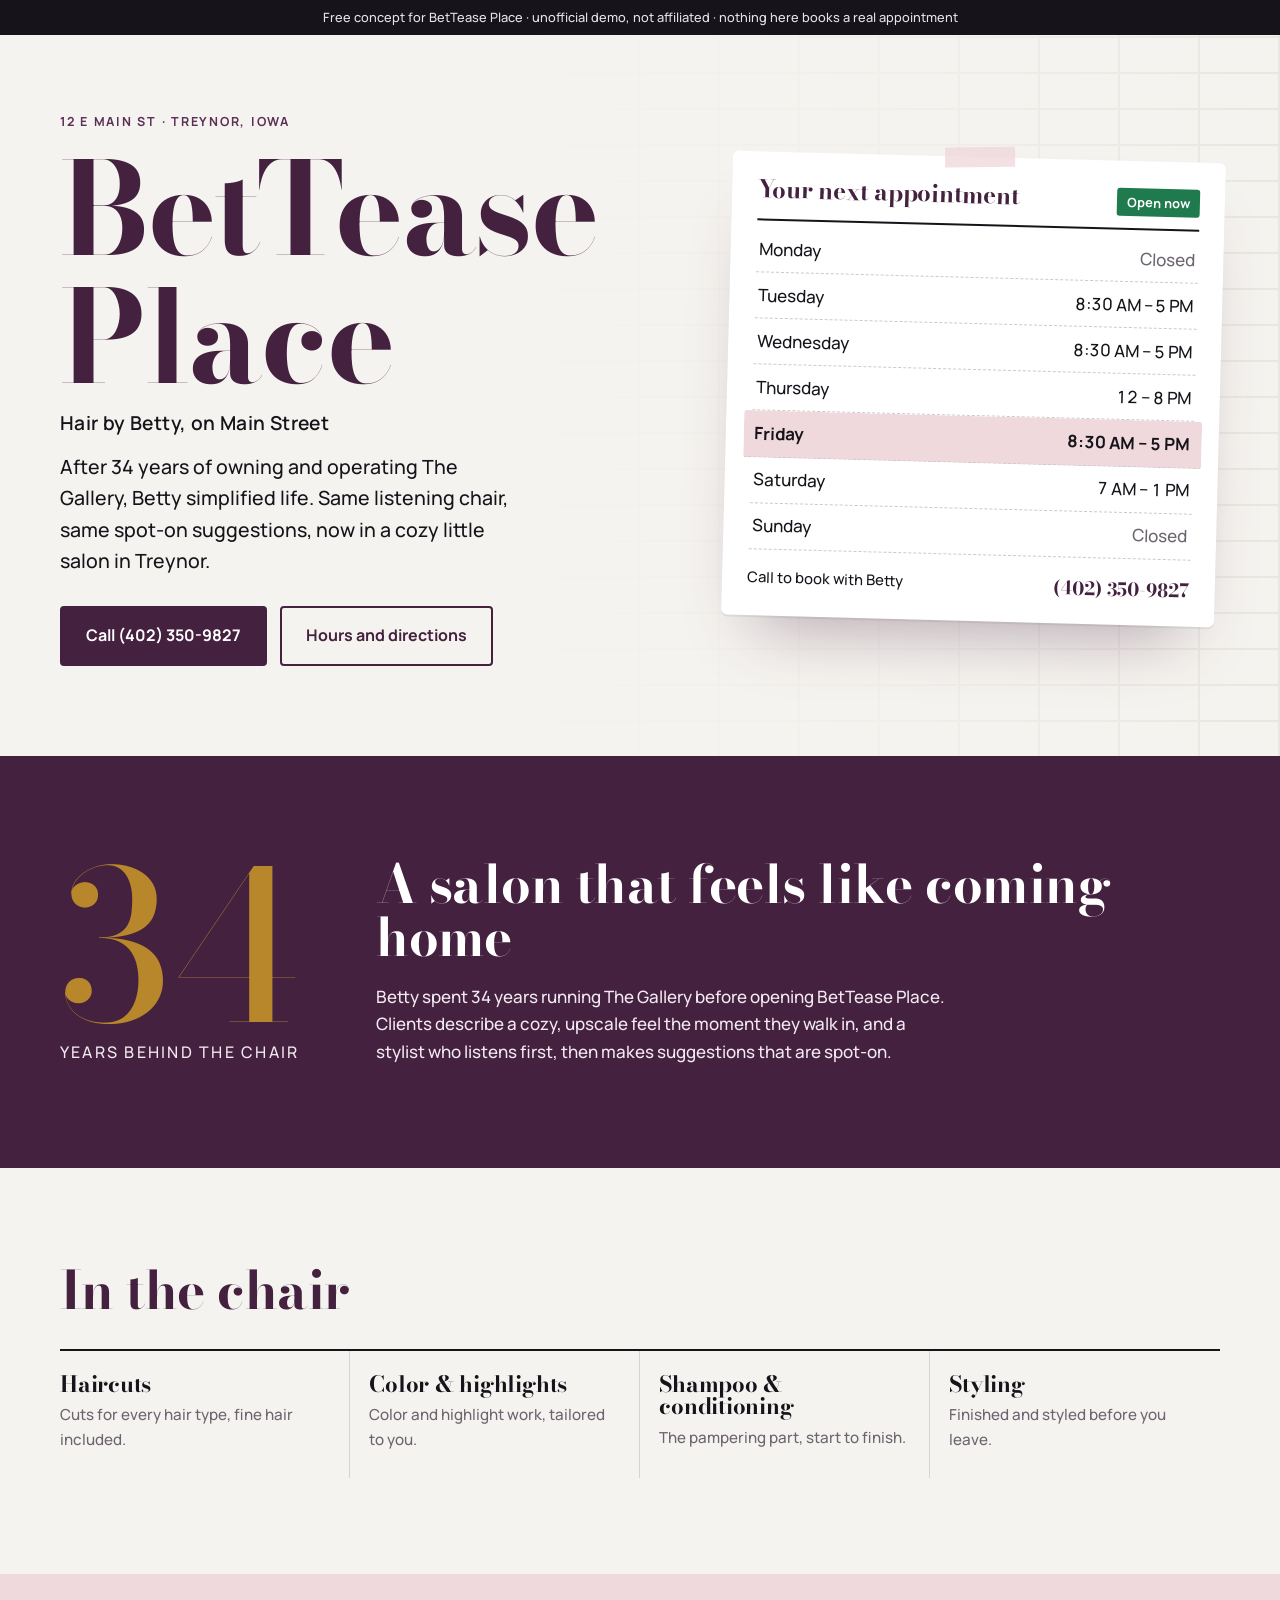
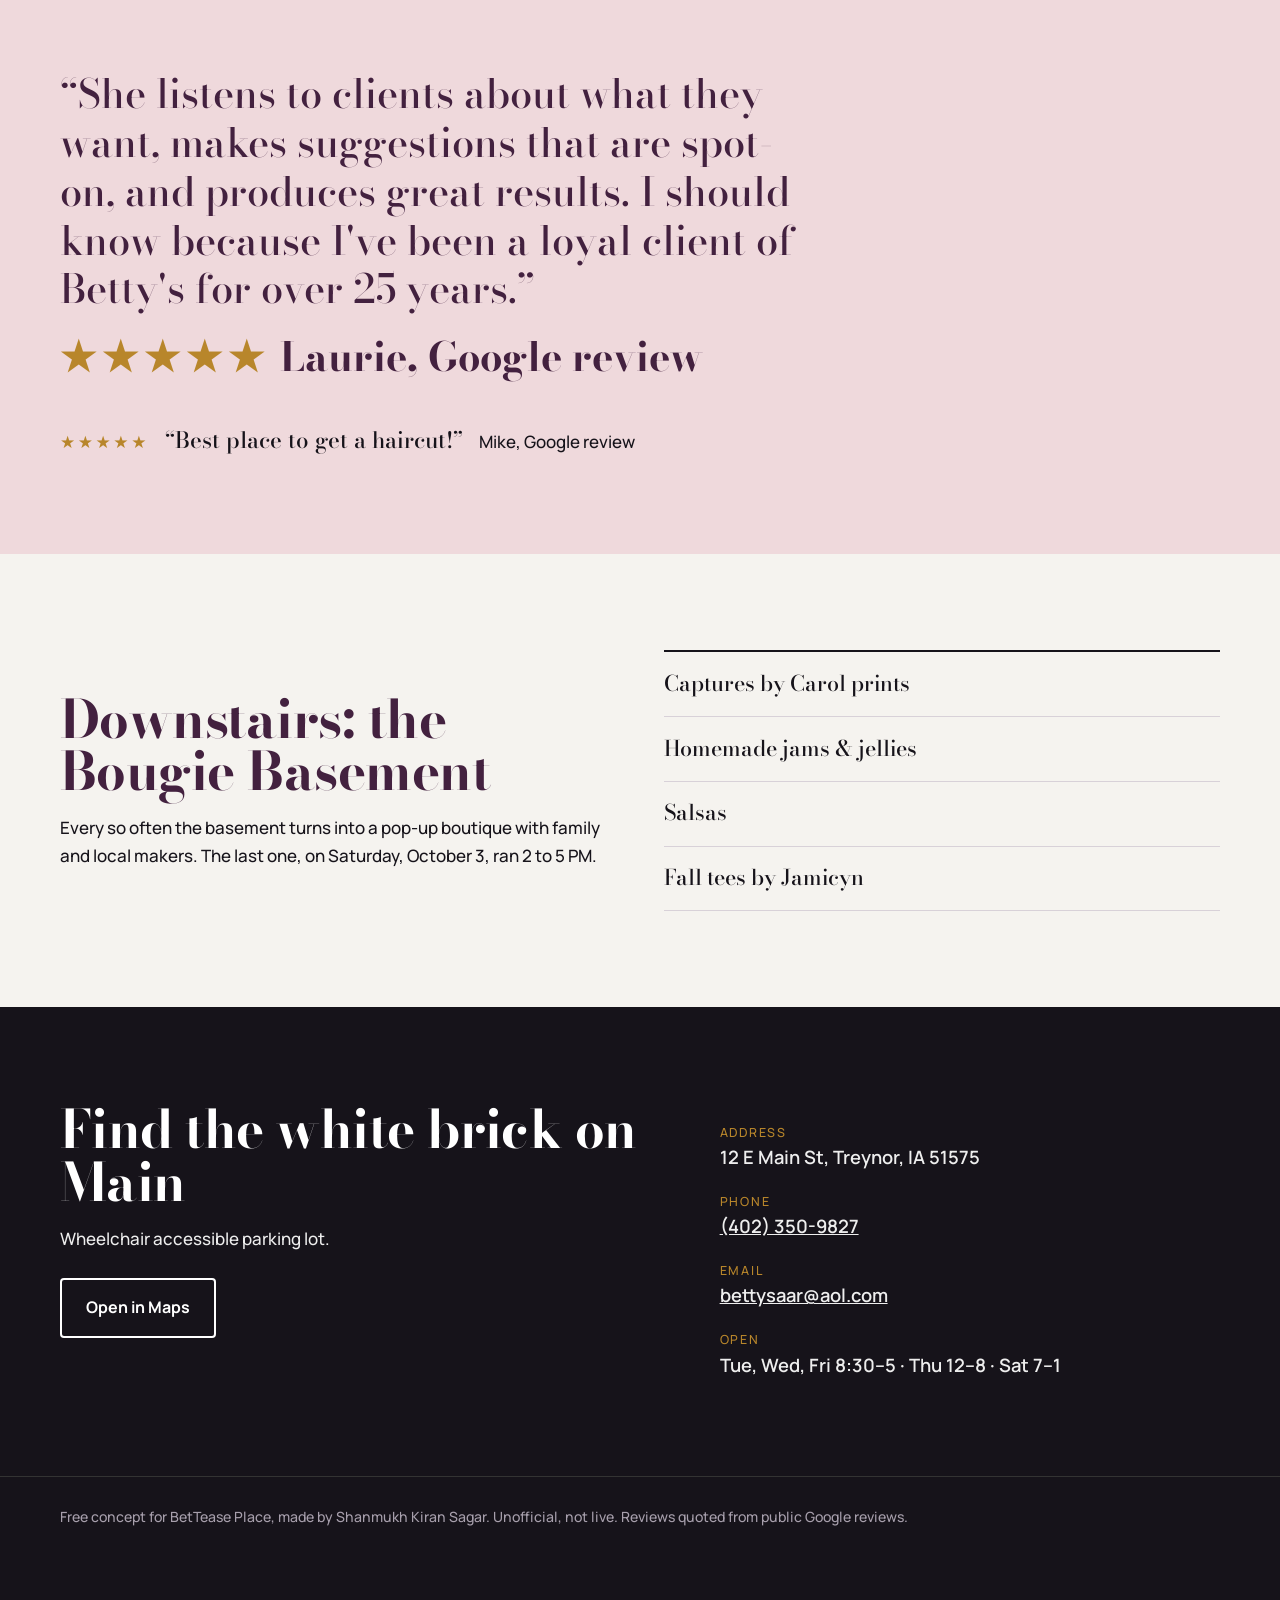
<file: bettease-place/index.html>
<!doctype html>
<html lang="en">
<head>
<meta charset="utf-8">
<meta name="viewport" content="width=device-width, initial-scale=1">
<meta name="robots" content="noindex, nofollow">
<title>BetTease Place · Hair salon, Treynor IA · Free concept</title>
<link rel="preconnect" href="https://fonts.googleapis.com"><link rel="preconnect" href="https://fonts.gstatic.com" crossorigin>
<link href="https://fonts.googleapis.com/css2?family=Bodoni+Moda:opsz,wght@6..96,500;6..96,700&family=Manrope:wght@400;500;600;700&display=swap" rel="stylesheet">
<style>
:root{--ink:#16131a;--plum:#43213f;--plum2:#5c2f56;--brick:#f5f3ef;--brass:#b8862b;--blush:#efd9dc;--mute:#6d6470;
--fs-hero:clamp(3.2rem,10vw,8.6rem);--fs-h2:clamp(2rem,4.6vw,3.3rem);--ease:cubic-bezier(.22,1,.36,1)}
*{box-sizing:border-box;margin:0;padding:0}
html{scroll-behavior:smooth}
body{font:500 17px/1.62 Manrope,system-ui,sans-serif;color:var(--ink);background:var(--brick);overflow-x:hidden}
a{color:inherit}
:focus-visible{outline:3px solid var(--brass);outline-offset:3px}
.ribbon{background:var(--ink);color:#e8e2ea;font-size:.8rem;text-align:center;padding:.45rem 1rem}
.wrap{width:min(1160px,100% - 2.5rem);margin-inline:auto}
h1,h2,h3{font-family:"Bodoni Moda",serif;font-weight:700;line-height:1;letter-spacing:-.01em}
/* brick texture made with gradients: no photo needed */
.hero{position:relative;padding:clamp(2.5rem,6vw,5rem) 0 clamp(3rem,7vw,6rem);
background:
 repeating-linear-gradient(0deg,transparent 0 34px,#e4e0d9 34px 36px),
 repeating-linear-gradient(90deg,transparent 0 78px,#e4e0d9 78px 80px) 0 0/160px 72px,var(--brick)}
.hero::before{content:"";position:absolute;inset:0;background:linear-gradient(90deg,var(--brick) 35%,#f5f3efcc 70%,#f5f3ef55)}
.hero .wrap{position:relative;display:grid;grid-template-columns:1.1fr .9fr;gap:clamp(2rem,5vw,4.5rem);align-items:center}
.addr{font-weight:700;letter-spacing:.14em;font-size:.78rem;text-transform:uppercase;color:var(--plum2)}
.hero h1{font-size:var(--fs-hero);margin:.8rem 0 1.1rem;color:var(--plum)}
.hero h1 small{display:block;font-family:Manrope;font-size:clamp(1rem,1.8vw,1.2rem);font-weight:600;letter-spacing:.02em;color:var(--ink);margin-top:.8rem}
.lede{max-width:38ch;font-size:clamp(1.05rem,1.8vw,1.22rem)}
.cta{display:flex;flex-wrap:wrap;gap:.8rem;margin-top:1.8rem}
.btn{display:inline-flex;align-items:center;justify-content:center;font-weight:700;text-decoration:none;padding:.95rem 1.5rem;border-radius:4px;border:2px solid var(--plum);font-size:1rem}
.btn.main{background:var(--plum);color:#fff}
.btn.main:hover{background:var(--plum2)}
.btn.line{color:var(--plum)}
/* SIGNATURE: appointment card */
.appt{background:#fff;border-radius:6px;box-shadow:0 2px 0 #00000010,0 40px 70px -35px #43213f66;padding:1.6rem 1.6rem 1.3rem;transform:rotate(1.5deg);position:relative}
.appt::before{content:"";position:absolute;top:-10px;left:50%;width:70px;height:20px;background:#efd9dccc;transform:translateX(-50%) rotate(-2deg)}
.appt header{display:flex;justify-content:space-between;align-items:baseline;border-bottom:2px solid var(--ink);padding-bottom:.7rem;margin-bottom:.4rem}
.appt header h3{font-size:1.5rem;color:var(--plum)}
.status{font-size:.8rem;font-weight:700;padding:.25rem .6rem;border-radius:3px;background:#eee;color:var(--mute)}
.status.open{background:#1f7a4d;color:#fff}
.days{list-style:none}
.days li{display:flex;justify-content:space-between;padding:.55rem .2rem;border-bottom:1px dashed #cfc7cf;font-variant-numeric:tabular-nums}
.days li.closed span:last-child{color:var(--mute)}
.days li.today{background:var(--blush);font-weight:700;margin:0 -.5rem;padding-inline:.7rem;border-radius:3px}
.appt .line2{margin-top:1rem;font-size:.92rem;display:flex;justify-content:space-between;gap:1rem;flex-wrap:wrap}
.appt .line2 b{font-family:"Bodoni Moda";font-size:1.15rem;color:var(--plum)}
/* STORY */
.story{background:var(--plum);color:#f3e9f1;padding:clamp(3.5rem,8vw,6.5rem) 0}
.story .wrap{display:grid;grid-template-columns:auto 1fr;gap:clamp(2rem,6vw,5rem);align-items:center}
.big{font-family:"Bodoni Moda";font-size:clamp(6rem,18vw,13rem);line-height:.8;color:var(--brass)}
.big small{display:block;font-family:Manrope;font-size:1rem;letter-spacing:.14em;text-transform:uppercase;color:#f3e9f1;margin-top:1rem}
.story h2{font-size:var(--fs-h2);margin-bottom:1.2rem;color:#fff}
.story p{max-width:52ch}
/* SERVICES */
.services{padding:clamp(3.5rem,8vw,6rem) 0}
.services h2{font-size:var(--fs-h2);color:var(--plum);margin-bottom:2rem}
.svc{display:grid;grid-template-columns:repeat(4,1fr);border-top:2px solid var(--ink)}
.svc div{padding:1.4rem 1.2rem 1.6rem 0;border-right:1px solid #d8d1d8}
.svc div:last-child{border-right:0}
.svc div+div{padding-left:1.2rem}
.svc h3{font-size:1.4rem;margin-bottom:.5rem}
.svc p{color:var(--mute);font-size:.95rem}
/* REVIEWS */
.words{background:var(--blush);padding:clamp(3.5rem,8vw,6rem) 0}
.words blockquote{font-family:"Bodoni Moda";font-weight:500;font-size:clamp(1.5rem,3.4vw,2.5rem);line-height:1.22;max-width:30ch;color:var(--plum)}
.words cite{display:block;font-style:normal;margin-top:1.2rem;font-weight:700}
.words .second{margin-top:2.5rem;display:flex;gap:1rem;align-items:baseline;flex-wrap:wrap}
.words .second q{font-family:"Bodoni Moda";font-size:1.4rem}
.stars{color:var(--brass);letter-spacing:.15em}
/* POP-UP */
.popup{padding:clamp(3.5rem,8vw,6rem) 0}
.popup .wrap{display:grid;grid-template-columns:1fr 1fr;gap:3rem;align-items:center}
.popup h2{font-size:var(--fs-h2);color:var(--plum);margin-bottom:1rem}
.tags{display:flex;flex-wrap:wrap;gap:.6rem}
.tags{flex-direction:column;gap:0;border-top:2px solid var(--ink)}.tags span{padding:.9rem 0;font-family:'Bodoni Moda';font-size:1.35rem;border-bottom:1px solid #d8d1d8}
/* VISIT */
.visit{background:var(--ink);color:#eee;padding:clamp(3.5rem,8vw,6rem) 0}
.visit .wrap{display:grid;grid-template-columns:1.1fr .9fr;gap:3rem}
.visit h2{font-size:var(--fs-h2);color:#fff;margin-bottom:1rem}
.visit dl dt{font-size:.78rem;letter-spacing:.14em;text-transform:uppercase;color:var(--brass);margin-top:1.2rem}
.visit dl dd{font-size:1.15rem;font-weight:600}
.visit .btn{border-color:#fff;color:#fff;margin-top:1.6rem}
footer{background:var(--ink);color:#a79fac;border-top:1px solid #333;padding:1.8rem 0 6rem;font-size:.88rem}
.bar{position:fixed;left:0;right:0;bottom:0;display:none;gap:.6rem;padding:.7rem;background:var(--plum);z-index:5}
.bar a{flex:1;border-color:#fff;color:#fff}
.bar a.main{background:#fff;color:var(--plum)}
@media (max-width:880px){
 .hero .wrap,.story .wrap,.popup .wrap,.visit .wrap{grid-template-columns:1fr}
 .svc{grid-template-columns:1fr 1fr}
 .svc div:nth-child(2){border-right:0}
 .svc div:nth-child(3){padding-left:0}
 .svc div:nth-child(n+3){border-top:1px solid #d8d1d8}
 .bar{display:flex}
 .appt{transform:none}
}
@media (max-width:420px){.svc{grid-template-columns:1fr}.svc div{border-right:0!important;padding-left:0!important;border-top:1px solid #d8d1d8}}
@media (prefers-reduced-motion:reduce){*{transition:none!important;scroll-behavior:auto}}
</style>
</head>
<body>
<div class="ribbon">Free concept for BetTease Place · unofficial demo, not affiliated · nothing here books a real appointment</div>

<header class="hero">
 <div class="wrap">
  <div>
   <div class="addr">12 E Main St · Treynor, Iowa</div>
   <h1>BetTease Place<small>Hair by Betty, on Main Street</small></h1>
   <p class="lede">After 34 years of owning and operating The Gallery, Betty simplified life. Same listening chair, same spot-on suggestions, now in a cozy little salon in Treynor.</p>
   <div class="cta">
    <a class="btn main" href="tel:+14023509827">Call (402) 350-9827</a>
    <a class="btn line" href="#visit">Hours and directions</a>
   </div>
  </div>
  <article class="appt" aria-label="Opening hours">
   <header><h3>Your next appointment</h3><span class="status" id="st">Hours</span></header>
   <ul class="days" id="days">
    <li data-d="1" class="closed"><span>Monday</span><span>Closed</span></li>
    <li data-d="2"><span>Tuesday</span><span>8:30 AM – 5 PM</span></li>
    <li data-d="3"><span>Wednesday</span><span>8:30 AM – 5 PM</span></li>
    <li data-d="4"><span>Thursday</span><span>12 – 8 PM</span></li>
    <li data-d="5"><span>Friday</span><span>8:30 AM – 5 PM</span></li>
    <li data-d="6"><span>Saturday</span><span>7 AM – 1 PM</span></li>
    <li data-d="0" class="closed"><span>Sunday</span><span>Closed</span></li>
   </ul>
   <div class="line2"><span>Call to book with Betty</span><b>(402) 350-9827</b></div>
  </article>
 </div>
</header>

<section class="story">
 <div class="wrap">
  <div class="big">34<small>years behind the chair</small></div>
  <div>
   <h2>A salon that feels like coming home</h2>
   <p>Betty spent 34 years running The Gallery before opening BetTease Place. Clients describe a cozy, upscale feel the moment they walk in, and a stylist who listens first, then makes suggestions that are spot-on.</p>
  </div>
 </div>
</section>

<section class="services">
 <div class="wrap">
  <h2>In the chair</h2>
  <div class="svc">
   <div><h3>Haircuts</h3><p>Cuts for every hair type, fine hair included.</p></div>
   <div><h3>Color &amp; highlights</h3><p>Color and highlight work, tailored to you.</p></div>
   <div><h3>Shampoo &amp; conditioning</h3><p>The pampering part, start to finish.</p></div>
   <div><h3>Styling</h3><p>Finished and styled before you leave.</p></div>
  </div>
 </div>
</section>

<section class="words">
 <div class="wrap">
  <blockquote>“She listens to clients about what they want, makes suggestions that are spot-on, and produces great results. I should know because I've been a loyal client of Betty's for over 25 years.”
   <cite><span class="stars">★★★★★</span> Laurie, Google review</cite>
  </blockquote>
  <div class="second"><span class="stars">★★★★★</span><q>Best place to get a haircut!</q><span>Mike, Google review</span></div>
 </div>
</section>

<section class="popup">
 <div class="wrap">
  <div>
   <h2>Downstairs: the Bougie Basement</h2>
   <p>Every so often the basement turns into a pop-up boutique with family and local makers. The last one, on Saturday, October 3, ran 2 to 5 PM.</p>
  </div>
  <div class="tags">
   <span>Captures by Carol prints</span><span>Homemade jams &amp; jellies</span><span>Salsas</span><span>Fall tees by Jamicyn</span>
  </div>
 </div>
</section>

<section class="visit" id="visit">
 <div class="wrap">
  <div>
   <h2>Find the white brick on Main</h2>
   <p>Wheelchair accessible parking lot.</p>
   <a class="btn" href="https://www.google.com/maps/search/?api=1&query=BetTease%20Place%2C%2012%20E%20Main%20St%2C%20Treynor%2C%20IA%2051575">Open in Maps</a>
  </div>
  <dl>
   <dt>Address</dt><dd>12 E Main St, Treynor, IA 51575</dd>
   <dt>Phone</dt><dd><a href="tel:+14023509827">(402) 350-9827</a></dd>
   <dt>Email</dt><dd><a href="mailto:bettysaar@aol.com">bettysaar@aol.com</a></dd>
   <dt>Open</dt><dd>Tue, Wed, Fri 8:30–5 · Thu 12–8 · Sat 7–1</dd>
  </dl>
 </div>
</section>
<footer><div class="wrap">Free concept for BetTease Place, made by Shanmukh Kiran Sagar. Unofficial, not live. Reviews quoted from public Google reviews.</div></footer>
<nav class="bar"><a class="btn main" href="tel:+14023509827">Call Betty</a><a class="btn" href="#visit">Directions</a></nav>
<script>
// live status in Treynor (Central time)
const H={0:null,1:null,2:[8.5,17],3:[8.5,17],4:[12,20],5:[8.5,17],6:[7,13]};
const t=new Date(new Date().toLocaleString('en-US',{timeZone:'America/Chicago'}));
const d=t.getDay(),h=t.getHours()+t.getMinutes()/60;
document.querySelector(`#days li[data-d="${d}"]`).classList.add('today');
const st=document.getElementById('st'),r=H[d];
if(r&&h>=r[0]&&h<r[1]){st.textContent='Open now';st.classList.add('open')}else{st.textContent='Closed now'}
</script>
</body>
</html>
</file>
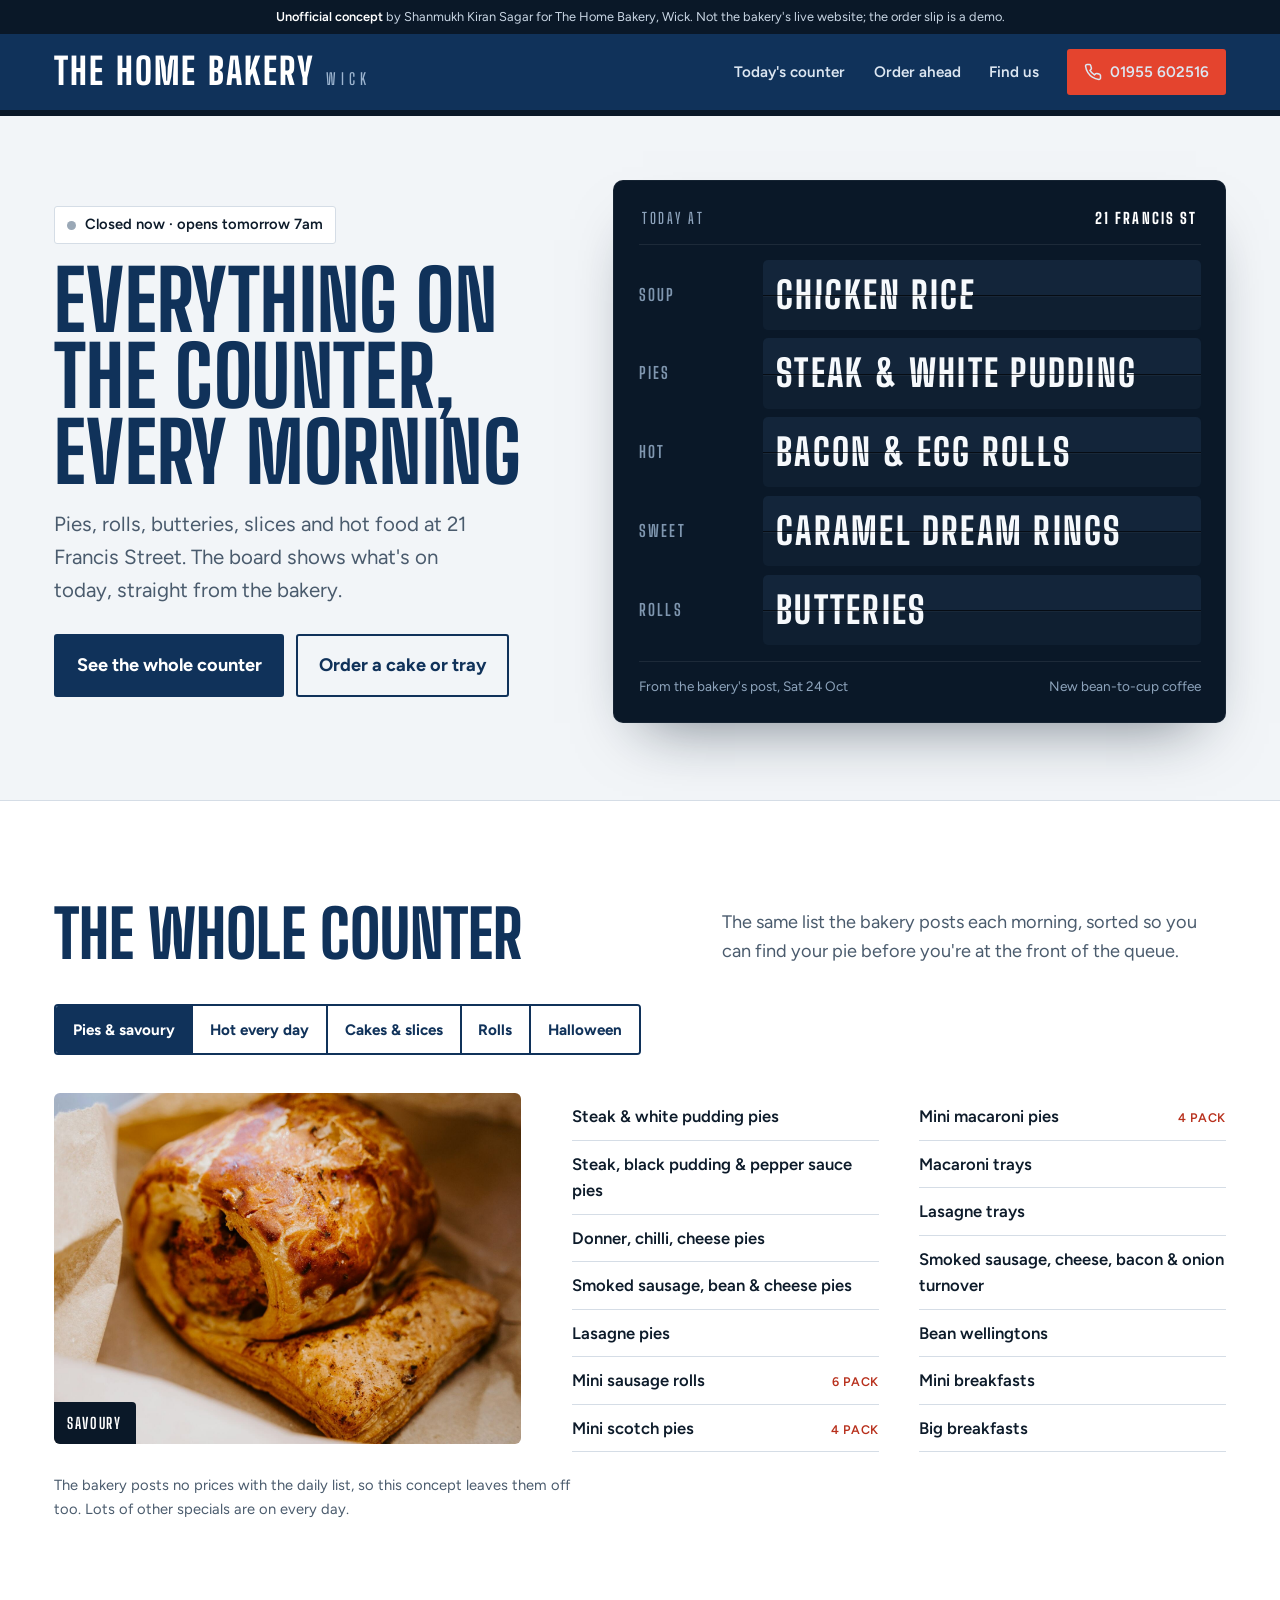
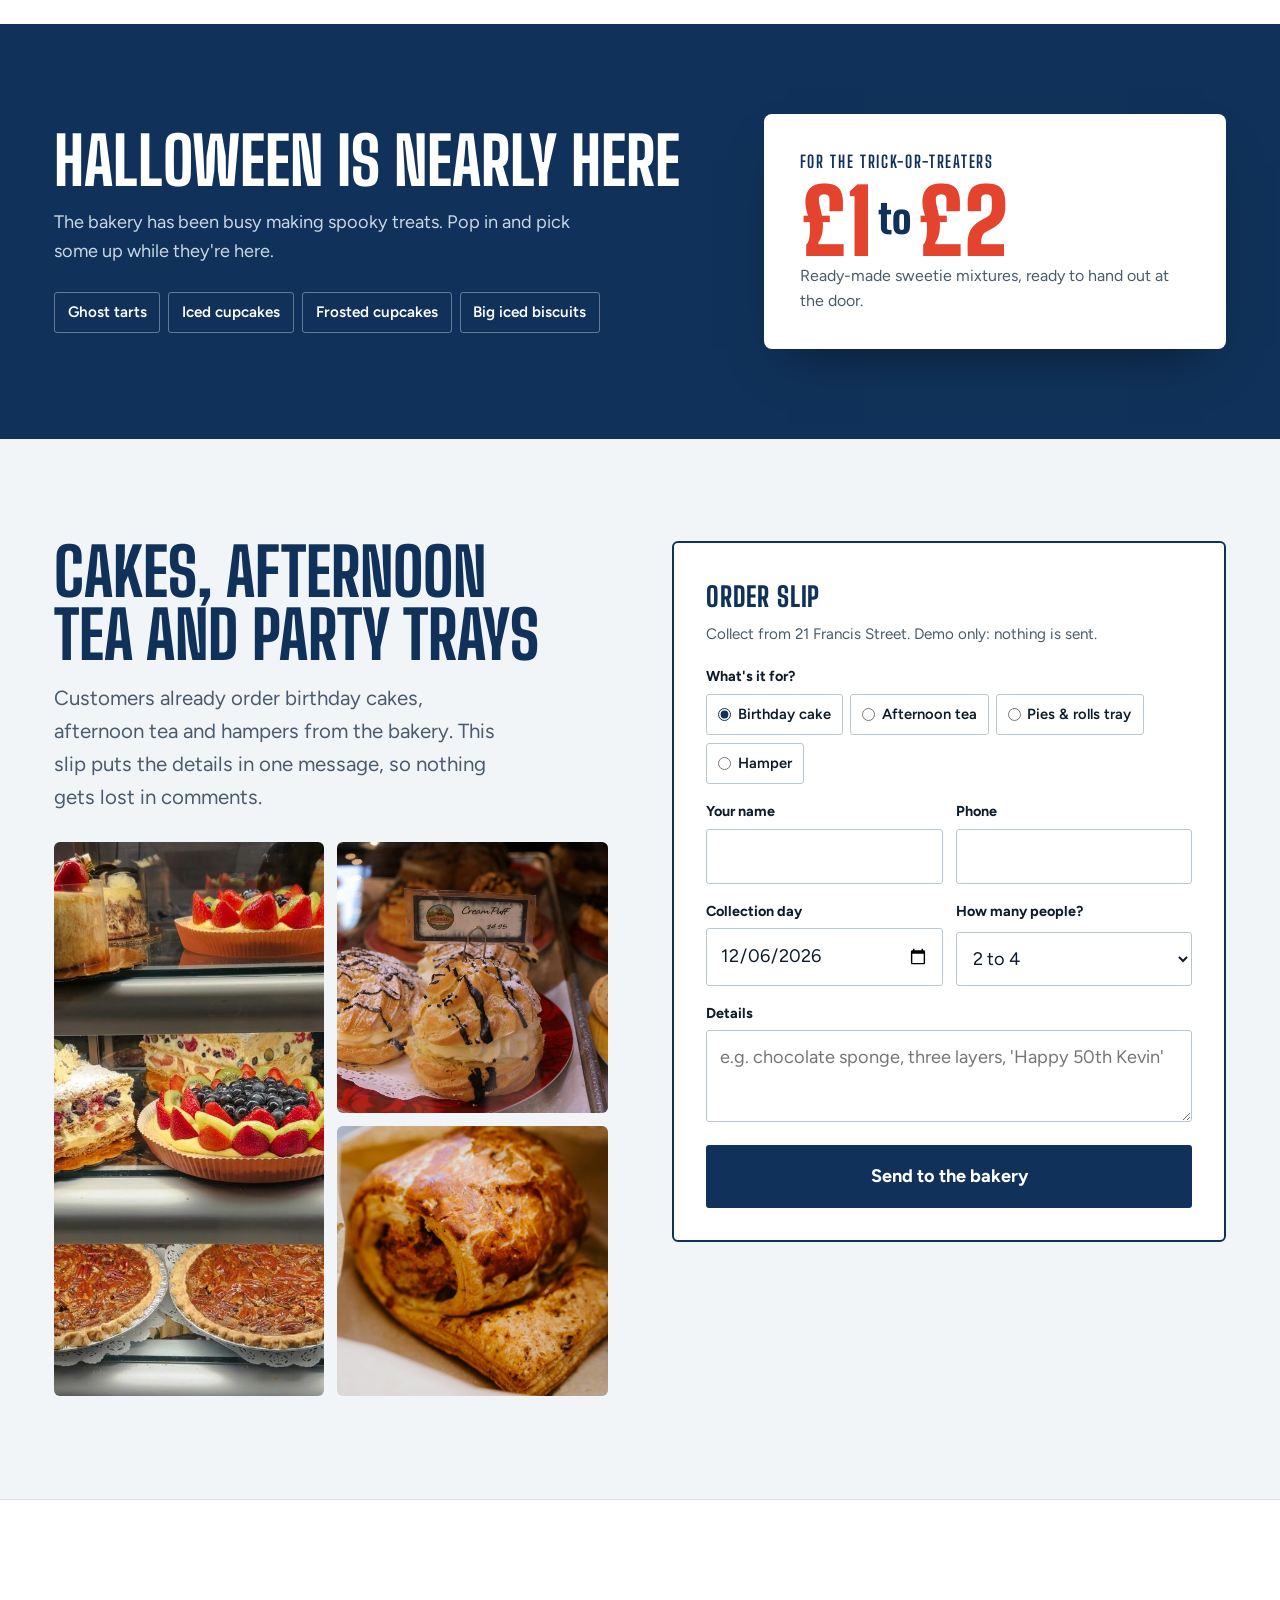
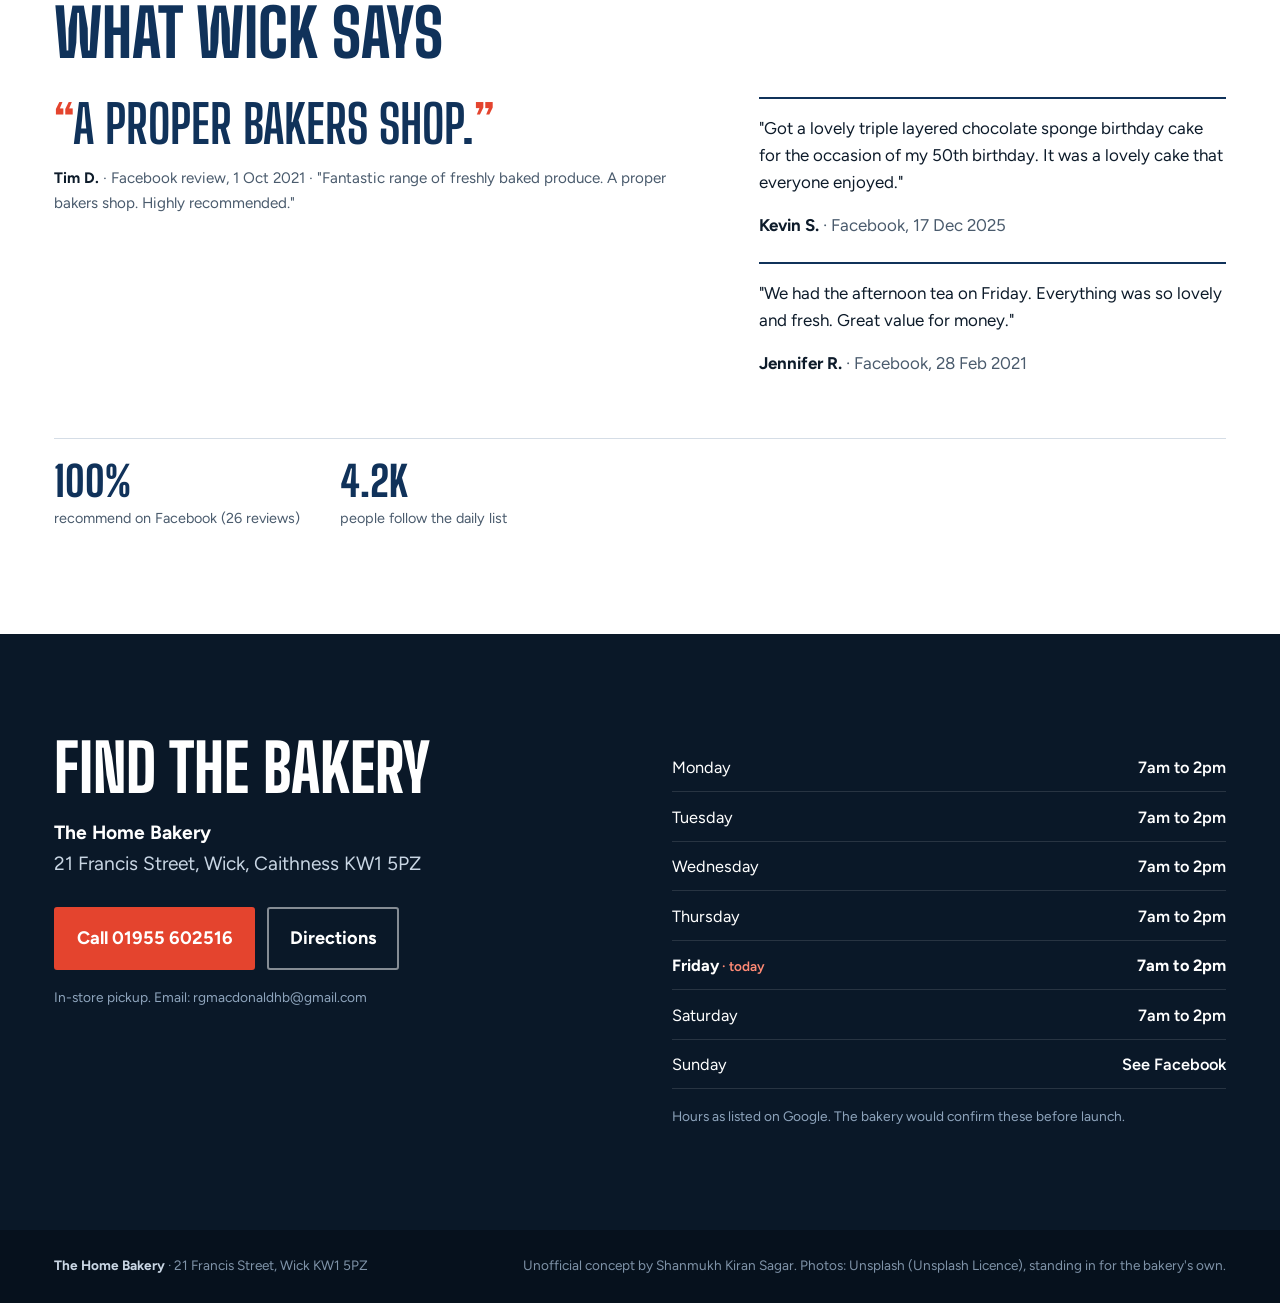
<file: home-bakery-wick/index.html>
<!doctype html>
<html lang="en-GB">
<head>
<meta charset="utf-8">
<meta name="viewport" content="width=device-width, initial-scale=1, viewport-fit=cover">
<meta name="robots" content="noindex, nofollow">
<title>The Home Bakery · 21 Francis Street, Wick (concept)</title>
<meta name="description" content="Unofficial website concept for The Home Bakery, Wick, Caithness.">
<meta name="theme-color" content="#10325A">
<link rel="preload" as="font" type="font/woff2" href="fonts/BigShoulders-500-900.woff2" crossorigin>
<style>
@font-face{font-family:"Big Shoulders";font-weight:500 900;font-display:swap;src:url(fonts/BigShoulders-500-900.woff2) format("woff2")}
@font-face{font-family:"Figtree";font-weight:400 700;font-display:swap;src:url(fonts/Figtree-400-700.woff2) format("woff2")}
:root{
  --fascia:#10325A; --fascia-2:#173F6E; --board:#0A1828; --flap:#13253A; --flap-2:#0F1F31;
  --render:#F2F5F8; --white:#fff; --line:#D5DDE6; --ink:#0D1B2A; --muted:#4A5B6D; --on-dark:#C9D6E4;
  --red:#E4442E; --red-ink:#B8301C;
  --sign:"Big Shoulders",Impact,"Arial Narrow",sans-serif; --text:"Figtree",system-ui,-apple-system,"Segoe UI",sans-serif;
  --pad:clamp(1.1rem,4.2vw,3.5rem); --ease:cubic-bezier(.22,1,.36,1);
}
*{box-sizing:border-box;margin:0;padding:0}
html{-webkit-text-size-adjust:100%;scroll-behavior:smooth}
body{font-family:var(--text);font-size:clamp(1rem,.96rem + .22vw,1.14rem);line-height:1.6;color:var(--ink);background:var(--render);overflow-x:hidden;-webkit-font-smoothing:antialiased}
img{display:block;max-width:100%}
a{color:inherit}
button,input,select,textarea{font:inherit;color:inherit}
:focus-visible{outline:3px solid var(--red);outline-offset:3px}
.wrap{width:min(1320px,100% - 2*var(--pad));margin-inline:auto}
.sr{position:absolute;width:1px;height:1px;overflow:hidden;clip:rect(0 0 0 0);white-space:nowrap}

/* ribbon */
.ribbon{background:var(--board);color:var(--on-dark);font-size:.8rem;text-align:center;padding:.5rem var(--pad);line-height:1.4}
.ribbon b{color:#fff;font-weight:600}

/* fascia header: the shop sign */
.fascia{background:var(--fascia);color:#fff;border-bottom:6px solid var(--board);position:relative}
.fascia .wrap{display:flex;align-items:center;justify-content:space-between;gap:1rem;min-height:76px}
.mark{display:flex;align-items:baseline;gap:.7rem;text-decoration:none}
.mark b{font-family:var(--sign);font-weight:800;font-size:clamp(1.55rem,1.1rem + 1.6vw,2.3rem);letter-spacing:.06em;text-transform:uppercase;line-height:1}
.mark span{font-family:var(--sign);font-weight:600;font-size:1rem;letter-spacing:.32em;color:#9DB5D0;text-transform:uppercase}
.nav{display:flex;align-items:center;gap:clamp(1rem,2.2vw,2.2rem)}
.nav a{font-weight:600;font-size:.95rem;text-decoration:none;color:#DCE6F1}
.nav a:hover{color:#fff;text-decoration:underline;text-underline-offset:5px}
.call{display:inline-flex;align-items:center;gap:.55rem;background:var(--red);color:#fff;text-decoration:none;font-weight:700;padding:.7rem 1.05rem;border-radius:3px;white-space:nowrap}
.call:hover{background:var(--red-ink)}
.call svg{width:18px;height:18px}
@media (max-width:880px){.nav a.l{display:none}}
@media (max-width:420px){.flap{font-size:1.06rem;letter-spacing:.03em}.flap .h,.flap .leaf,.flap .leaf2{padding:0 .6rem}.row{grid-template-columns:3.6rem minmax(0,1fr)}}
@media (max-width:520px){.mark span{display:none}.fascia .call{padding:.6rem .8rem;font-size:.9rem}.fascia .call .t{display:none}}

/* hero */
.hero{background:var(--render);padding:clamp(2.2rem,5vw,4.5rem) 0 clamp(2.5rem,6vw,5rem);position:relative;overflow:hidden}
.hero .wrap{display:grid;grid-template-columns:minmax(0,5.4fr) minmax(0,6.6fr);gap:clamp(2rem,4.5vw,4.5rem);align-items:center}
.status{display:inline-flex;align-items:center;gap:.55rem;font-weight:600;font-size:.92rem;color:var(--ink);border:1.5px solid var(--line);background:#fff;padding:.4rem .75rem;border-radius:3px}
.status i{width:9px;height:9px;border-radius:50%;background:#9AA8B6;flex:none}
.status.open i{background:#1E9E5A;box-shadow:0 0 0 4px rgba(30,158,90,.16)}
h1{font-family:var(--sign);font-weight:800;text-transform:uppercase;line-height:.92;letter-spacing:.005em;font-size:clamp(2.7rem,1.5rem + 4.6vw,5.6rem);margin:1.1rem 0 1.1rem;color:var(--fascia);text-wrap:balance}
.lede{max-width:34ch;color:var(--muted);font-size:clamp(1.05rem,1rem + .35vw,1.28rem)}
.ctas{display:flex;flex-wrap:wrap;gap:.75rem;margin-top:1.7rem}
.btn{display:inline-flex;align-items:center;justify-content:center;gap:.5rem;font-weight:700;text-decoration:none;padding:.95rem 1.3rem;border-radius:3px;border:2px solid var(--fascia);min-height:52px}
.btn.solid{background:var(--fascia);color:#fff}
.btn.solid:hover{background:var(--fascia-2)}
.btn.ghost{color:var(--fascia);background:transparent}
.btn.ghost:hover{background:#fff}

/* the board (signature) */
.board{background:var(--board);border-radius:10px;padding:clamp(1rem,2.2vw,1.6rem);box-shadow:0 30px 60px -30px rgba(10,24,40,.55),inset 0 0 0 1px rgba(255,255,255,.05);position:relative}
.board-top{display:flex;justify-content:space-between;align-items:baseline;gap:1rem;color:#8EA4BC;font-family:var(--sign);font-weight:600;letter-spacing:.18em;text-transform:uppercase;font-size:.95rem;padding:0 .2rem .9rem;border-bottom:1px solid rgba(255,255,255,.08);margin-bottom:.9rem}
.board-top b{color:#fff;font-weight:800;letter-spacing:.14em}
.row{display:grid;grid-template-columns:clamp(4.6rem,9vw,7.2rem) minmax(0,1fr);gap:.6rem;align-items:stretch}
.row+.row{margin-top:.55rem}
.lbl{font-family:var(--sign);font-weight:700;letter-spacing:.14em;text-transform:uppercase;color:#7F96AF;font-size:clamp(.82rem,.7rem + .4vw,1.05rem);display:flex;align-items:center}
.flap{position:relative;height:clamp(3rem,2.3rem + 2.6vw,4.4rem);perspective:900px;font-family:var(--sign);font-weight:800;text-transform:uppercase;letter-spacing:.06em;color:#F6F9FC;font-size:clamp(1.2rem,.8rem + 1.9vw,2.35rem)}
.flap .h{position:absolute;left:0;right:0;height:50%;overflow:hidden;background:var(--flap);display:flex;justify-content:flex-start;padding:0 .8rem}
.flap .h span{display:block;line-height:clamp(3rem,2.3rem + 2.6vw,4.4rem);white-space:nowrap;overflow:hidden;text-overflow:ellipsis;max-width:100%}
.flap .top{top:0;border-radius:5px 5px 0 0;align-items:flex-start}
.flap .bot{bottom:0;border-radius:0 0 5px 5px;align-items:flex-end;background:var(--flap-2)}
.flap::after{content:"";position:absolute;left:0;right:0;top:50%;height:1px;background:rgba(0,0,0,.6);box-shadow:0 1px 0 rgba(255,255,255,.04);z-index:3}
.flap .leaf{position:absolute;left:0;right:0;top:0;height:50%;background:var(--flap);border-radius:5px 5px 0 0;overflow:hidden;transform-origin:50% 100%;z-index:2;padding:0 .8rem;backface-visibility:hidden}
.flap .leaf span{display:block;line-height:clamp(3rem,2.3rem + 2.6vw,4.4rem);white-space:nowrap;overflow:hidden;text-overflow:ellipsis}
.flap .leaf.go{animation:fold .52s var(--ease) forwards}
@keyframes fold{0%{transform:rotateX(0);filter:brightness(1)}100%{transform:rotateX(-90deg);filter:brightness(.55)}}
.flap .leaf2{position:absolute;left:0;right:0;bottom:0;height:50%;background:var(--flap-2);border-radius:0 0 5px 5px;overflow:hidden;transform-origin:50% 0;transform:rotateX(90deg);z-index:2;padding:0 .8rem}
.flap .leaf2 span{display:block;line-height:clamp(3rem,2.3rem + 2.6vw,4.4rem);white-space:nowrap;overflow:hidden;text-overflow:ellipsis;position:relative;top:-100%}
.flap .leaf2.go{animation:unfold .42s .44s var(--ease) forwards}
@keyframes unfold{0%{transform:rotateX(90deg)}100%{transform:rotateX(0)}}
.board-foot{display:flex;justify-content:space-between;gap:1rem;flex-wrap:wrap;margin-top:1rem;padding-top:.85rem;border-top:1px solid rgba(255,255,255,.08);color:#8EA4BC;font-size:.85rem}
.board-foot a{color:#fff;font-weight:600}
@media (max-width:960px){.hero .wrap{grid-template-columns:1fr;gap:1.4rem}.hero .intro{display:contents}.hero .status{justify-self:start;order:1}.hero h1{order:2;margin:0}.hero .board{order:3}.hero .lede{order:4;max-width:44ch}.hero .ctas{order:5;margin-top:0}}

/* counter (full list) */
.counter{background:#fff;padding:clamp(3.5rem,8vw,7rem) 0;border-top:1px solid var(--line)}
.sec-h{display:flex;justify-content:space-between;align-items:end;gap:2rem;flex-wrap:wrap;margin-bottom:clamp(1.6rem,3vw,2.6rem)}
h2{font-family:var(--sign);font-weight:800;text-transform:uppercase;line-height:.95;color:var(--fascia);font-size:clamp(2.2rem,1.4rem + 3.4vw,4.4rem);text-wrap:balance}
.sec-h p{max-width:42ch;color:var(--muted)}
.tabs{display:flex;flex-wrap:wrap;gap:0;border:2px solid var(--fascia);border-radius:4px;overflow:hidden;width:max-content;max-width:100%}
.tabs button{background:#fff;border:0;border-right:2px solid var(--fascia);padding:.7rem 1.05rem;font-weight:700;cursor:pointer;color:var(--fascia);font-size:.95rem}
.tabs button:last-child{border-right:0}
.tabs button[aria-selected=true]{background:var(--fascia);color:#fff}
@media (max-width:640px){.tabs{width:100%;display:grid;grid-template-columns:1fr 1fr}.tabs button{border-right:0;border-bottom:2px solid var(--fascia)}.tabs button:nth-child(odd){border-right:2px solid var(--fascia)}.tabs button:nth-last-child(-n+1){border-bottom:0}.tabs button:nth-child(5){grid-column:1/-1;border-right:0}}
.tray{display:grid;grid-template-columns:minmax(0,5fr) minmax(0,7fr);gap:clamp(1.5rem,4vw,4rem);margin-top:clamp(1.5rem,3vw,2.4rem);align-items:start}
.tray figure{position:relative;border-radius:6px;overflow:hidden;aspect-ratio:4/3;background:#dfe6ee}
.tray figure img{width:100%;height:100%;object-fit:cover}
.tray figcaption{position:absolute;left:0;bottom:0;background:var(--board);color:#fff;font-family:var(--sign);font-weight:700;letter-spacing:.12em;text-transform:uppercase;font-size:.95rem;padding:.55rem .85rem;border-top-right-radius:4px}
.list{columns:2 15rem;column-gap:2.5rem;list-style:none}
.list li{break-inside:avoid;display:flex;gap:.8rem;align-items:baseline;padding:.62rem 0;border-bottom:1px solid var(--line);font-weight:600;font-size:1.04rem}
.list li small{margin-left:auto;font-weight:600;font-size:.78rem;letter-spacing:.06em;text-transform:uppercase;color:var(--red-ink);white-space:nowrap}
.panel[hidden]{display:none}
.note{margin-top:1.4rem;color:var(--muted);font-size:.92rem;max-width:60ch}
@media (max-width:900px){.tray{grid-template-columns:1fr}.tray figure{aspect-ratio:16/10}}

/* seasonal band */
.season{background:var(--fascia);color:#fff;padding:clamp(3rem,7vw,6rem) 0;position:relative;overflow:hidden}
.season .wrap{display:grid;grid-template-columns:minmax(0,7fr) minmax(0,5fr);gap:clamp(2rem,5vw,5rem);align-items:center}
.season h2{color:#fff}
.season p{color:var(--on-dark);max-width:46ch;margin-top:1rem}
.chips{display:flex;flex-wrap:wrap;gap:.5rem;margin-top:1.6rem}
.chips span{border:1.5px solid rgba(255,255,255,.35);padding:.45rem .8rem;border-radius:3px;font-weight:600;font-size:.95rem}
.price{background:#fff;color:var(--ink);border-radius:8px;padding:clamp(1.4rem,3vw,2.2rem);transform:rotate(-1.5deg);box-shadow:0 24px 50px -24px rgba(0,0,0,.5)}
.price .big{font-family:var(--sign);font-weight:900;font-size:clamp(3.6rem,2.4rem + 4vw,6rem);line-height:.9;color:var(--red)}
.price .big span{font-size:.45em;color:var(--fascia);vertical-align:.55em;margin:0 .15em}
.price p{color:var(--muted);margin:0;font-size:1rem}
.price b{display:block;font-family:var(--sign);text-transform:uppercase;letter-spacing:.1em;font-size:1.05rem;color:var(--fascia);margin-bottom:.4rem}
@media (max-width:860px){.season .wrap{grid-template-columns:1fr}.price{transform:none;max-width:420px}}

/* order ahead */
.order{padding:clamp(3.5rem,8vw,7rem) 0;background:var(--render)}
.order .wrap{display:grid;grid-template-columns:minmax(0,6fr) minmax(0,6fr);gap:clamp(2rem,5vw,5rem);align-items:start}
.order .pics{display:grid;grid-template-columns:1fr 1fr;gap:.8rem;margin-top:1.8rem}
.order .pics img{border-radius:6px;aspect-ratio:1;object-fit:cover;width:100%}
.order .pics img:first-child{grid-row:span 2;aspect-ratio:auto;height:100%}
.slip{background:#fff;border:2px solid var(--fascia);border-radius:6px;padding:clamp(1.2rem,3vw,2rem);position:relative}
.slip h3{font-family:var(--sign);font-weight:800;text-transform:uppercase;font-size:1.7rem;color:var(--fascia);letter-spacing:.03em}
.slip .sub{color:var(--muted);font-size:.95rem;margin:.2rem 0 1.2rem}
.f{display:grid;gap:.35rem;margin-bottom:1rem}
.f label{font-weight:700;font-size:.9rem}
.f input,.f select,.f textarea{width:100%;border:1.5px solid #B9C6D4;border-radius:3px;padding:.75rem .8rem;background:#fff;min-height:48px}
.f textarea{min-height:92px;resize:vertical}
.f input:focus,.f select:focus,.f textarea:focus{border-color:var(--fascia);outline:2px solid rgba(16,50,90,.18)}
.two{display:grid;grid-template-columns:1fr 1fr;gap:.8rem}
.kinds{display:flex;flex-wrap:wrap;gap:.45rem}
.kinds label{display:inline-flex;align-items:center;gap:.4rem;border:1.5px solid #B9C6D4;border-radius:3px;padding:.5rem .7rem;font-weight:600;font-size:.92rem;cursor:pointer}
.kinds input{accent-color:var(--fascia);width:auto;min-height:0;margin:0}
.slip .btn{width:100%;margin-top:.4rem;cursor:pointer}
.done{display:none;background:#EAF6EF;border:1.5px solid #9BD3B3;border-radius:4px;padding:1rem;margin-top:1rem;font-size:.95rem}
.done.show{display:block}
@media (max-width:900px){.order .wrap{grid-template-columns:1fr}}
@media (max-width:420px){.two{grid-template-columns:1fr}}

/* reviews */
.reviews{background:#fff;padding:clamp(3.5rem,8vw,7rem) 0;border-top:1px solid var(--line)}
.rv{display:grid;grid-template-columns:minmax(0,7fr) minmax(0,5fr);gap:clamp(1.5rem,4vw,4rem);margin-top:2rem}
.q-big{font-family:var(--sign);font-weight:700;font-size:clamp(1.9rem,1.2rem + 2.6vw,3.5rem);line-height:1.02;text-transform:uppercase;color:var(--fascia)}
.q-big::before{content:"\201C";color:var(--red)}
.q-big::after{content:"\201D";color:var(--red)}
.who{margin-top:1rem;color:var(--muted);font-size:.95rem}
.who b{color:var(--ink)}
.q-small{border-top:2px solid var(--fascia);padding:1rem 0 1.4rem}
.q-small p{font-size:1.06rem}
.stat{display:flex;gap:2.5rem;flex-wrap:wrap;margin-top:2.4rem;padding-top:1.4rem;border-top:1px solid var(--line)}
.stat div b{display:block;font-family:var(--sign);font-weight:800;font-size:2.6rem;line-height:1;color:var(--fascia)}
.stat div span{color:var(--muted);font-size:.9rem}
@media (max-width:860px){.rv{grid-template-columns:1fr}}

/* visit */
.visit{background:var(--board);color:#fff;padding:clamp(3.5rem,8vw,6.5rem) 0}
.visit .wrap{display:grid;grid-template-columns:minmax(0,6fr) minmax(0,6fr);gap:clamp(2rem,5vw,5rem)}
.visit h2{color:#fff}
.addr{font-size:1.2rem;margin-top:1.2rem;color:var(--on-dark)}
.addr b{color:#fff}
.hours{width:100%;border-collapse:collapse;margin-top:.4rem}
.hours td{padding:.7rem 0;border-bottom:1px solid rgba(255,255,255,.12);font-size:1.02rem}
.hours td:last-child{text-align:right;font-weight:600}
.hours tr.today td{color:#fff;font-weight:700}
.hours tr.today td:first-child::after{content:" · today";color:#FF8A75;font-weight:600;font-size:.85rem}
.visit .ctas .btn.ghost{color:#fff;border-color:rgba(255,255,255,.5)}
.visit .ctas .btn.ghost:hover{background:rgba(255,255,255,.08)}
.visit .ctas .btn.solid{background:var(--red);border-color:var(--red)}
.small{font-size:.86rem;color:#8EA4BC;margin-top:1rem}
@media (max-width:860px){.visit .wrap{grid-template-columns:1fr}}

footer{background:#06111D;color:#7F93A8;font-size:.85rem;padding:1.6rem 0 calc(1.6rem + env(safe-area-inset-bottom))}
footer .wrap{display:flex;justify-content:space-between;gap:1rem;flex-wrap:wrap}

/* mobile action bar */
.bar{display:none}
@media (max-width:760px){
  .bar{display:grid;grid-template-columns:1fr 1fr;position:fixed;left:0;right:0;bottom:0;z-index:50;background:var(--board);padding:.55rem .55rem calc(.55rem + env(safe-area-inset-bottom));gap:.55rem;box-shadow:0 -10px 30px rgba(0,0,0,.25)}
  .bar a{display:flex;align-items:center;justify-content:center;gap:.45rem;min-height:50px;border-radius:3px;font-weight:700;text-decoration:none;color:#fff;background:var(--fascia-2)}
  .bar a.c{background:var(--red)}
  footer{padding-bottom:calc(5.5rem + env(safe-area-inset-bottom))}
}
.reveal{opacity:0;transform:translateY(18px);transition:opacity .7s var(--ease),transform .7s var(--ease)}
.reveal.in{opacity:1;transform:none}
@media (prefers-reduced-motion:reduce){html{scroll-behavior:auto}.reveal{opacity:1;transform:none;transition:none}.flap .leaf,.flap .leaf2{display:none}}
@media (forced-colors:active){.flap .h,.flap .leaf,.flap .leaf2{border:1px solid CanvasText}.btn,.call,.tabs button{border:2px solid ButtonText}}
</style>
</head>
<body>
<div class="ribbon"><b>Unofficial concept</b> by Shanmukh Kiran Sagar for The Home Bakery, Wick. Not the bakery's live website; the order slip is a demo.</div>

<header class="fascia">
  <div class="wrap">
    <a class="mark" href="#top" aria-label="The Home Bakery, Wick"><b>The Home Bakery</b><span>Wick</span></a>
    <nav class="nav" aria-label="Main">
      <a class="l" href="#counter">Today's counter</a>
      <a class="l" href="#order">Order ahead</a>
      <a class="l" href="#visit">Find us</a>
      <a class="call" href="tel:+441955602516"><svg viewBox="0 0 24 24" fill="none" stroke="currentColor" stroke-width="2" aria-hidden="true"><path d="M22 16.9v3a2 2 0 0 1-2.2 2 19.8 19.8 0 0 1-8.6-3.1 19.5 19.5 0 0 1-6-6A19.8 19.8 0 0 1 2.1 4.2 2 2 0 0 1 4.1 2h3a2 2 0 0 1 2 1.7c.1.9.4 1.8.7 2.7a2 2 0 0 1-.5 2.1L8 9.8a16 16 0 0 0 6 6l1.3-1.3a2 2 0 0 1 2.1-.4c.9.3 1.8.6 2.7.7a2 2 0 0 1 1.7 2z"/></svg><span class="t">01955 602516</span><span class="sr">Call the bakery</span></a>
    </nav>
  </div>
</header>

<main id="top">
<section class="hero" aria-labelledby="h1">
  <div class="wrap">
    <div class="intro">
      <span class="status" id="status"><i></i><span>Mon to Sat from 7am</span></span>
      <h1 id="h1">Everything on the counter, every morning</h1>
      <p class="lede">Pies, rolls, butteries, slices and hot food at 21 Francis Street. The board shows what's on today, straight from the bakery.</p>
      <div class="ctas">
        <a class="btn solid" href="#counter">See the whole counter</a>
        <a class="btn ghost" href="#order">Order a cake or tray</a>
      </div>
    </div>

    <div class="board" aria-label="Today's board">
      <div class="board-top"><span>Today at</span><b>21 Francis St</b></div>
      <div class="row"><div class="lbl">Soup</div><div class="flap" data-items="Tattie|Chicken rice"></div></div>
      <div class="row"><div class="lbl">Pies</div><div class="flap" data-items="Steak &amp; white pudding|Mini scotch pies|Lasagne pies|Macaroni trays|Donner, chilli, cheese"></div></div>
      <div class="row"><div class="lbl">Hot</div><div class="flap" data-items="Bacon &amp; egg rolls|Lorne sausage rolls|Big breakfasts|Baked potatoes|Cheeseburgers"></div></div>
      <div class="row"><div class="lbl">Sweet</div><div class="flap" data-items="Caramel dream rings|Ghost tarts|Cream yum yums|Paradise slice|Chocolate éclairs"></div></div>
      <div class="row"><div class="lbl">Rolls</div><div class="flap" data-items="Butteries|Softies|Bridge rolls|Wholemeal rolls"></div></div>
      <div class="board-foot"><span>From the bakery's post, Sat 24 Oct</span><span>New bean-to-cup coffee</span></div>
    </div>
  </div>
</section>

<section class="counter" id="counter" aria-labelledby="h2c">
  <div class="wrap">
    <div class="sec-h">
      <h2 id="h2c">The whole counter</h2>
      <p>The same list the bakery posts each morning, sorted so you can find your pie before you're at the front of the queue.</p>
    </div>
    <div class="tabs" role="tablist" aria-label="Counter sections">
      <button role="tab" aria-selected="true" aria-controls="p1" id="t1">Pies &amp; savoury</button>
      <button role="tab" aria-selected="false" aria-controls="p2" id="t2" tabindex="-1">Hot every day</button>
      <button role="tab" aria-selected="false" aria-controls="p3" id="t3" tabindex="-1">Cakes &amp; slices</button>
      <button role="tab" aria-selected="false" aria-controls="p4" id="t4" tabindex="-1">Rolls</button>
      <button role="tab" aria-selected="false" aria-controls="p5" id="t5" tabindex="-1">Halloween</button>
    </div>

    <div class="panel tray" id="p1" role="tabpanel" aria-labelledby="t1">
      <figure><img src="img/sausage-roll.jpg" alt="A flaky sausage roll in a paper bag" loading="lazy"><figcaption>Savoury</figcaption></figure>
      <ul class="list">
        <li>Steak &amp; white pudding pies</li><li>Steak, black pudding &amp; pepper sauce pies</li><li>Donner, chilli, cheese pies</li><li>Smoked sausage, bean &amp; cheese pies</li><li>Lasagne pies</li><li>Mini sausage rolls<small>6 pack</small></li><li>Mini scotch pies<small>4 pack</small></li><li>Mini macaroni pies<small>4 pack</small></li><li>Macaroni trays</li><li>Lasagne trays</li><li>Smoked sausage, cheese, bacon &amp; onion turnover</li><li>Bean wellingtons</li><li>Mini breakfasts</li><li>Big breakfasts</li>
      </ul>
    </div>
    <div class="panel tray" id="p2" role="tabpanel" aria-labelledby="t2" hidden>
      <figure><img src="img/rolls-tray.jpg" alt="A tray of baked rolls with sausages" loading="lazy"><figcaption>Hot every day</figcaption></figure>
      <ul class="list">
        <li>Hot dogs</li><li>Lorne sausage rolls</li><li>Sausages on rolls</li><li>Bacon rolls</li><li>Bacon &amp; egg rolls</li><li>Cheeseburgers</li><li>Double cheeseburger</li><li>Double bacon cheese burger</li><li>Salad boxes</li><li>Baked potatoes</li><li>Today's soup<small>changes daily</small></li>
      </ul>
    </div>
    <div class="panel tray" id="p3" role="tabpanel" aria-labelledby="t3" hidden>
      <figure><img src="img/cream-puff.jpg" alt="Cream-filled pastries drizzled with chocolate" loading="lazy"><figcaption>Sweet</figcaption></figure>
      <ul class="list">
        <li>Caramel dream rings</li><li>Dream rings</li><li>Chocolate éclairs</li><li>Cinnamon buns</li><li>Strawberry tarts</li><li>Jam &amp; cream stars</li><li>Toffee &amp; cream stars</li><li>Nutella cream croissants</li><li>Strawberry, Nutella &amp; cream croissants</li><li>Toffee pieces caramel &amp; cream doughnuts</li><li>Yum yums &amp; cream yum yums</li><li>Iced biscuits<small>2 pack</small></li><li>Butterfly, frosted &amp; iced cupcakes<small>2 packs</small></li><li>Brownie</li><li>Ginger, paradise, old school, birthday, toffee, carrot &amp; chocolate slices</li>
      </ul>
    </div>
    <div class="panel tray" id="p4" role="tabpanel" aria-labelledby="t4" hidden>
      <figure><img src="img/doughnut-trays.jpg" alt="Trays of fresh bakes behind the glass" loading="lazy"><figcaption>Rolls &amp; butteries</figcaption></figure>
      <ul class="list">
        <li>Rolls</li><li>Softies</li><li>Sandwich rolls</li><li>Bridge rolls</li><li>Brown rolls</li><li>Wholemeal rolls</li><li>Butteries</li>
      </ul>
    </div>
    <div class="panel tray" id="p5" role="tabpanel" aria-labelledby="t5" hidden>
      <figure><img src="img/cake-case.jpg" alt="Cakes and tarts in a glass counter" loading="lazy"><figcaption>Until 31 October</figcaption></figure>
      <ul class="list">
        <li>Ghost tarts</li><li>Halloween iced cupcakes</li><li>Halloween frosted cupcakes</li><li>Halloween big iced biscuits</li><li>Ready-made sweetie mixtures<small>£1 to £2</small></li>
      </ul>
    </div>
    <p class="note">The bakery posts no prices with the daily list, so this concept leaves them off too. Lots of other specials are on every day.</p>
  </div>
</section>

<section class="season" aria-labelledby="h2s">
  <div class="wrap">
    <div class="reveal">
      <h2 id="h2s">Halloween is nearly here</h2>
      <p>The bakery has been busy making spooky treats. Pop in and pick some up while they're here.</p>
      <div class="chips"><span>Ghost tarts</span><span>Iced cupcakes</span><span>Frosted cupcakes</span><span>Big iced biscuits</span></div>
    </div>
    <div class="price reveal">
      <b>For the trick-or-treaters</b>
      <div class="big">£1<span>to</span>£2</div>
      <p>Ready-made sweetie mixtures, ready to hand out at the door.</p>
    </div>
  </div>
</section>

<section class="order" id="order" aria-labelledby="h2o">
  <div class="wrap">
    <div>
      <h2 id="h2o">Cakes, afternoon tea and party trays</h2>
      <p class="lede" style="margin-top:1rem">Customers already order birthday cakes, afternoon tea and hampers from the bakery. This slip puts the details in one message, so nothing gets lost in comments.</p>
      <div class="pics">
        <img src="img/cake-case.jpg" alt="Celebration cakes and fruit tarts" loading="lazy">
        <img src="img/cream-puff.jpg" alt="" loading="lazy">
        <img src="img/sausage-roll.jpg" alt="" loading="lazy">
      </div>
    </div>
    <form class="slip" id="slip" novalidate>
      <h3>Order slip</h3>
      <p class="sub">Collect from 21 Francis Street. Demo only: nothing is sent.</p>
      <fieldset class="f" style="border:0">
        <legend style="font-weight:700;font-size:.9rem;margin-bottom:.35rem">What's it for?</legend>
        <div class="kinds">
          <label><input type="radio" name="k" value="Birthday cake" checked> Birthday cake</label>
          <label><input type="radio" name="k" value="Afternoon tea"> Afternoon tea</label>
          <label><input type="radio" name="k" value="Party tray"> Pies &amp; rolls tray</label>
          <label><input type="radio" name="k" value="Hamper"> Hamper</label>
        </div>
      </fieldset>
      <div class="two">
        <div class="f"><label for="n">Your name</label><input id="n" autocomplete="name" required></div>
        <div class="f"><label for="ph">Phone</label><input id="ph" type="tel" autocomplete="tel" required></div>
      </div>
      <div class="two">
        <div class="f"><label for="d">Collection day</label><input id="d" type="date" required></div>
        <div class="f"><label for="ppl">How many people?</label><select id="ppl"><option>2 to 4</option><option>5 to 10</option><option>10 to 20</option><option>20+</option></select></div>
      </div>
      <div class="f"><label for="msg">Details</label><textarea id="msg" placeholder="e.g. chocolate sponge, three layers, 'Happy 50th Kevin'"></textarea></div>
      <button class="btn solid" type="submit">Send to the bakery</button>
      <div class="done" id="done" role="status" aria-live="polite"></div>
    </form>
  </div>
</section>

<section class="reviews" aria-labelledby="h2r">
  <div class="wrap">
    <h2 id="h2r">What Wick says</h2>
    <div class="rv">
      <div>
        <p class="q-big">A proper bakers shop.</p>
        <p class="who"><b>Tim D.</b> · Facebook review, 1 Oct 2021 · "Fantastic range of freshly baked produce. A proper bakers shop. Highly recommended."</p>
      </div>
      <div>
        <div class="q-small"><p>"Got a lovely triple layered chocolate sponge birthday cake for the occasion of my 50th birthday. It was a lovely cake that everyone enjoyed."</p><p class="who"><b>Kevin S.</b> · Facebook, 17 Dec 2025</p></div>
        <div class="q-small"><p>"We had the afternoon tea on Friday. Everything was so lovely and fresh. Great value for money."</p><p class="who"><b>Jennifer R.</b> · Facebook, 28 Feb 2021</p></div>
      </div>
    </div>
    <div class="stat">
      <div><b>100%</b><span>recommend on Facebook (26 reviews)</span></div>
      <div><b>4.2K</b><span>people follow the daily list</span></div>
    </div>
  </div>
</section>

<section class="visit" id="visit" aria-labelledby="h2v">
  <div class="wrap">
    <div>
      <h2 id="h2v">Find the bakery</h2>
      <p class="addr"><b>The Home Bakery</b><br>21 Francis Street, Wick, Caithness KW1 5PZ</p>
      <div class="ctas">
        <a class="btn solid" href="tel:+441955602516">Call 01955 602516</a>
        <a class="btn ghost" href="https://www.google.com/maps/search/?api=1&amp;query=21+Francis+Street+Wick+KW1+5PZ" target="_blank" rel="noopener">Directions</a>
      </div>
      <p class="small">In-store pickup. Email: rgmacdonaldhb@gmail.com</p>
    </div>
    <div>
      <table class="hours" aria-label="Opening hours">
        <tbody id="hours">
          <tr data-d="1"><td>Monday</td><td>7am to 2pm</td></tr>
          <tr data-d="2"><td>Tuesday</td><td>7am to 2pm</td></tr>
          <tr data-d="3"><td>Wednesday</td><td>7am to 2pm</td></tr>
          <tr data-d="4"><td>Thursday</td><td>7am to 2pm</td></tr>
          <tr data-d="5"><td>Friday</td><td>7am to 2pm</td></tr>
          <tr data-d="6"><td>Saturday</td><td>7am to 2pm</td></tr>
          <tr data-d="0"><td>Sunday</td><td>See Facebook</td></tr>
        </tbody>
      </table>
      <p class="small">Hours as listed on Google. The bakery would confirm these before launch.</p>
    </div>
  </div>
</section>
</main>

<footer><div class="wrap"><span><b style="color:#C9D6E4">The Home Bakery</b> · 21 Francis Street, Wick KW1 5PZ</span><span>Unofficial concept by Shanmukh Kiran Sagar. Photos: Unsplash (Unsplash Licence), standing in for the bakery's own.</span></div></footer>

<nav class="bar" aria-label="Quick actions"><a class="c" href="tel:+441955602516">Call the bakery</a><a href="#counter">Today's counter</a></nav>

<script>
(function(){
  var reduce = window.matchMedia('(prefers-reduced-motion: reduce)').matches;
  // UK time helpers
  function ukNow(){
    var p = new Intl.DateTimeFormat('en-GB',{timeZone:'Europe/London',weekday:'short',hour:'numeric',minute:'numeric',hour12:false}).formatToParts(new Date());
    var o={}; p.forEach(function(x){o[x.type]=x.value});
    var days={Sun:0,Mon:1,Tue:2,Wed:3,Thu:4,Fri:5,Sat:6};
    return {d:days[o.weekday], m:(+o.hour%24)*60+(+o.minute)};
  }
  var t=ukNow(), st=document.getElementById('status'), lab=st.querySelector('span');
  var open = t.d>=1 && t.d<=6 && t.m>=420 && t.m<840;
  if(open){st.classList.add('open'); lab.textContent='Open now · until 2pm';}
  else if(t.d>=1 && t.d<=6 && t.m<420){lab.textContent='Opens today at 7am';}
  else if(t.d===6 || t.d===0){lab.textContent='Closed now · opens Monday 7am';}
  else {lab.textContent='Closed now · opens tomorrow 7am';}
  var tr=document.querySelector('#hours tr[data-d="'+t.d+'"]'); if(tr) tr.classList.add('today');

  // split-flap board
  var flaps=[].slice.call(document.querySelectorAll('.flap'));
  function esc(s){var d=document.createElement('div');d.textContent=s;return d.innerHTML}
  flaps.forEach(function(f,i){
    var items=f.getAttribute('data-items').split('|').map(function(s){var d=document.createElement('textarea');d.innerHTML=s;return d.value});
    f._items=items; f._i=0;
    f.setAttribute('aria-live','off');
    f.innerHTML='<div class="h top"><span></span></div><div class="h bot"><span></span></div><div class="leaf"><span></span></div><div class="leaf2"><span></span></div><span class="sr"></span>';
    set(f,items[0],true);
  });
  function set(f,txt,instant){
    var top=f.querySelector('.top span'), bot=f.querySelector('.bot span'), leaf=f.querySelector('.leaf'), leaf2=f.querySelector('.leaf2');
    f.querySelector('.sr').textContent=txt;
    if(instant||reduce){top.textContent=txt;bot.textContent=txt;return}
    var old=top.textContent;
    leaf.firstChild.textContent=old; leaf2.firstChild.textContent=txt;
    top.textContent=txt; // revealed behind falling leaf
    leaf.classList.remove('go'); leaf2.classList.remove('go'); void leaf.offsetWidth;
    leaf.style.display='block'; leaf2.style.display='block';
    leaf.classList.add('go'); leaf2.classList.add('go');
    setTimeout(function(){bot.textContent=txt; leaf.style.display='none'; leaf2.style.display='none'; leaf.classList.remove('go'); leaf2.classList.remove('go');},900);
  }
  if(!reduce){
    flaps.forEach(function(f){f.querySelector('.leaf').style.display='none';f.querySelector('.leaf2').style.display='none';});
    var tick=0;
    setInterval(function(){
      if(document.hidden) return;
      var f=flaps[tick%flaps.length]; tick++;
      if(f._items.length<2) return;
      f._i=(f._i+1)%f._items.length; set(f,f._items[f._i]);
    },1400);
  }

  // tabs
  var tabs=[].slice.call(document.querySelectorAll('[role=tab]'));
  function sel(tb){tabs.forEach(function(x){var on=x===tb;x.setAttribute('aria-selected',on);x.tabIndex=on?0:-1;document.getElementById(x.getAttribute('aria-controls')).hidden=!on;});}
  tabs.forEach(function(tb,i){
    tb.addEventListener('click',function(){sel(tb)});
    tb.addEventListener('keydown',function(e){var k=e.key;if(k==='ArrowRight'||k==='ArrowLeft'){e.preventDefault();var n=tabs[(i+(k==='ArrowRight'?1:tabs.length-1))%tabs.length];sel(n);n.focus();}});
  });

  // demo form
  var slip=document.getElementById('slip'), done=document.getElementById('done');
  var d=document.getElementById('d'); var tm=new Date(Date.now()+864e5*2); d.min=new Date().toISOString().slice(0,10); d.value=tm.toISOString().slice(0,10);
  slip.addEventListener('submit',function(e){
    e.preventDefault();
    var name=document.getElementById('n').value.trim()||'there';
    var k=slip.querySelector('input[name=k]:checked').value;
    done.textContent='Thanks '+name+'. Demo only: on the live site this '+k.toLowerCase()+' request would go straight to the bakery\u2019s inbox, with your phone number, for collection on '+new Date(d.value).toLocaleDateString('en-GB',{weekday:'long',day:'numeric',month:'long'})+'.';
    done.classList.add('show');
  });

  // light reveal on two bands only
  if('IntersectionObserver' in window && !reduce){
    var io=new IntersectionObserver(function(es){es.forEach(function(x){if(x.isIntersecting){x.target.classList.add('in');io.unobserve(x.target)}})},{threshold:.2});
    document.querySelectorAll('.reveal').forEach(function(el){io.observe(el)});
  } else document.querySelectorAll('.reveal').forEach(function(el){el.classList.add('in')});
})();
</script>
</body>
</html>
</file>
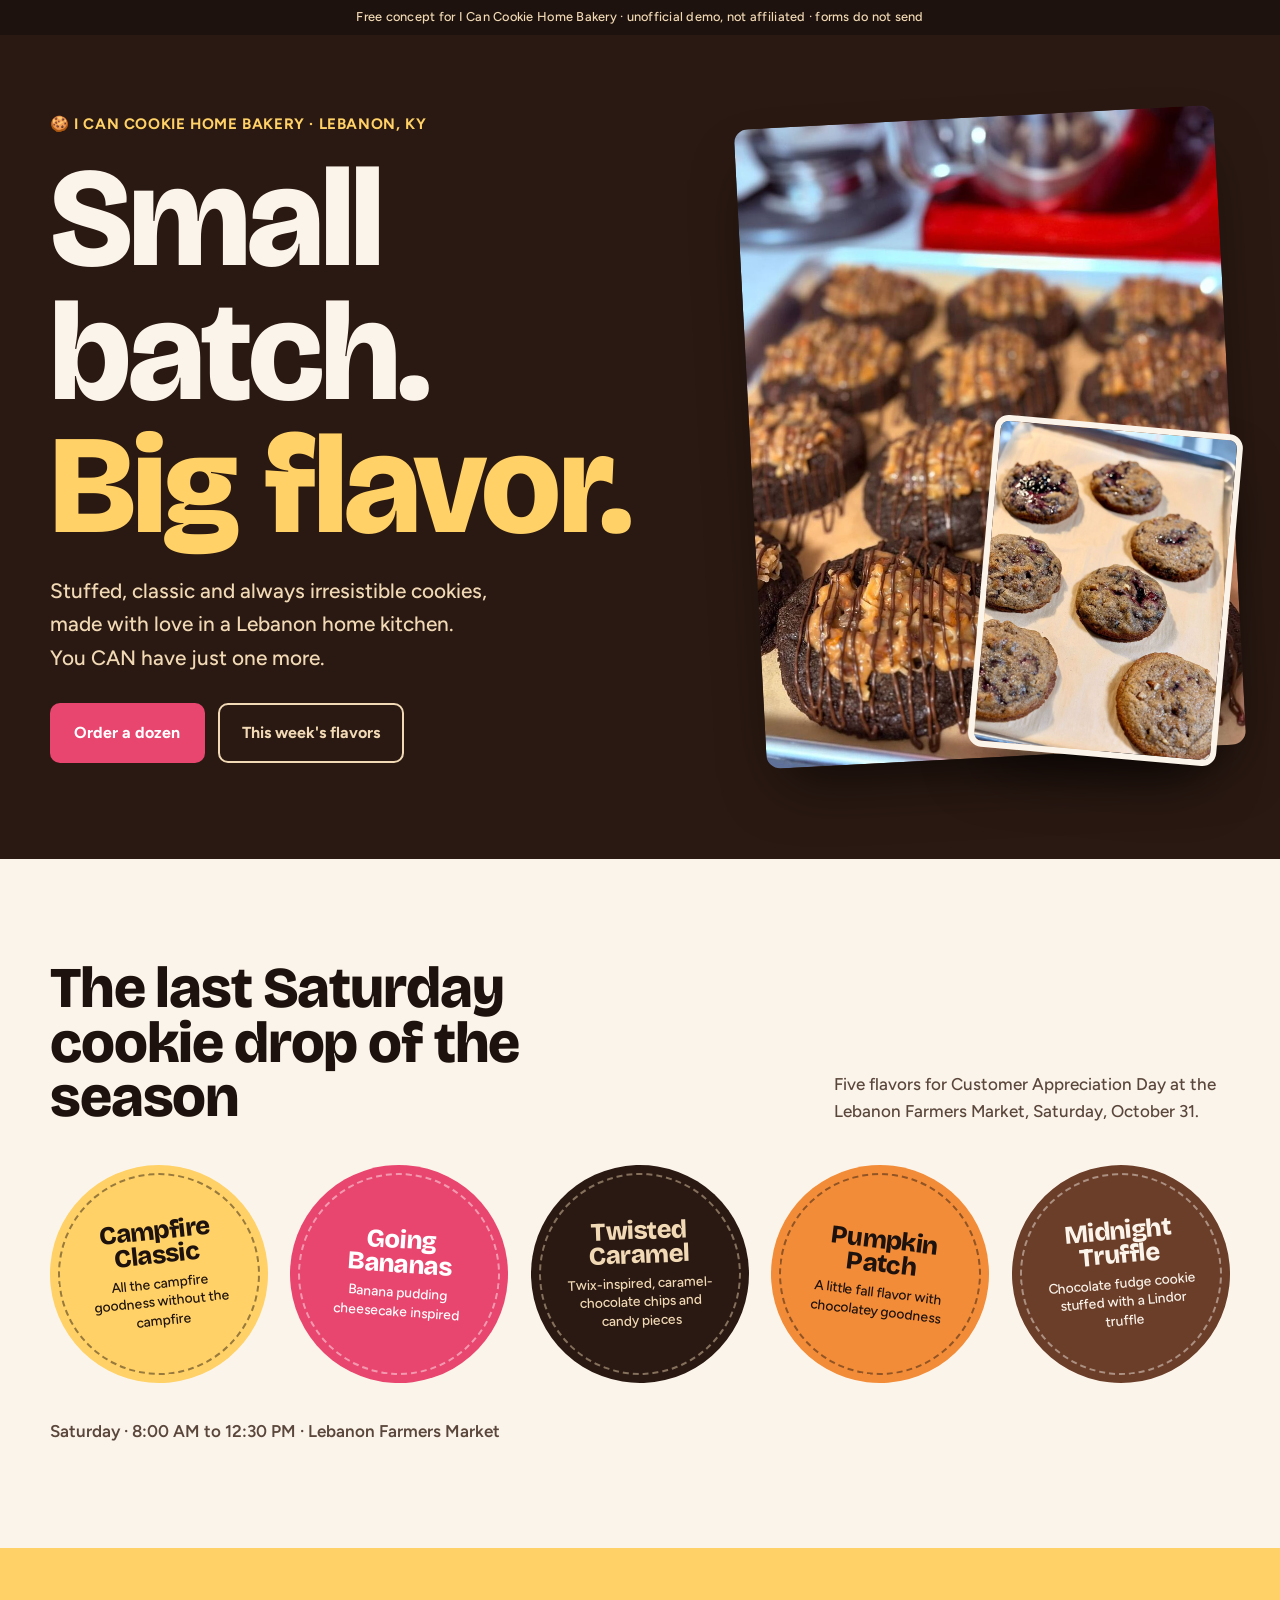
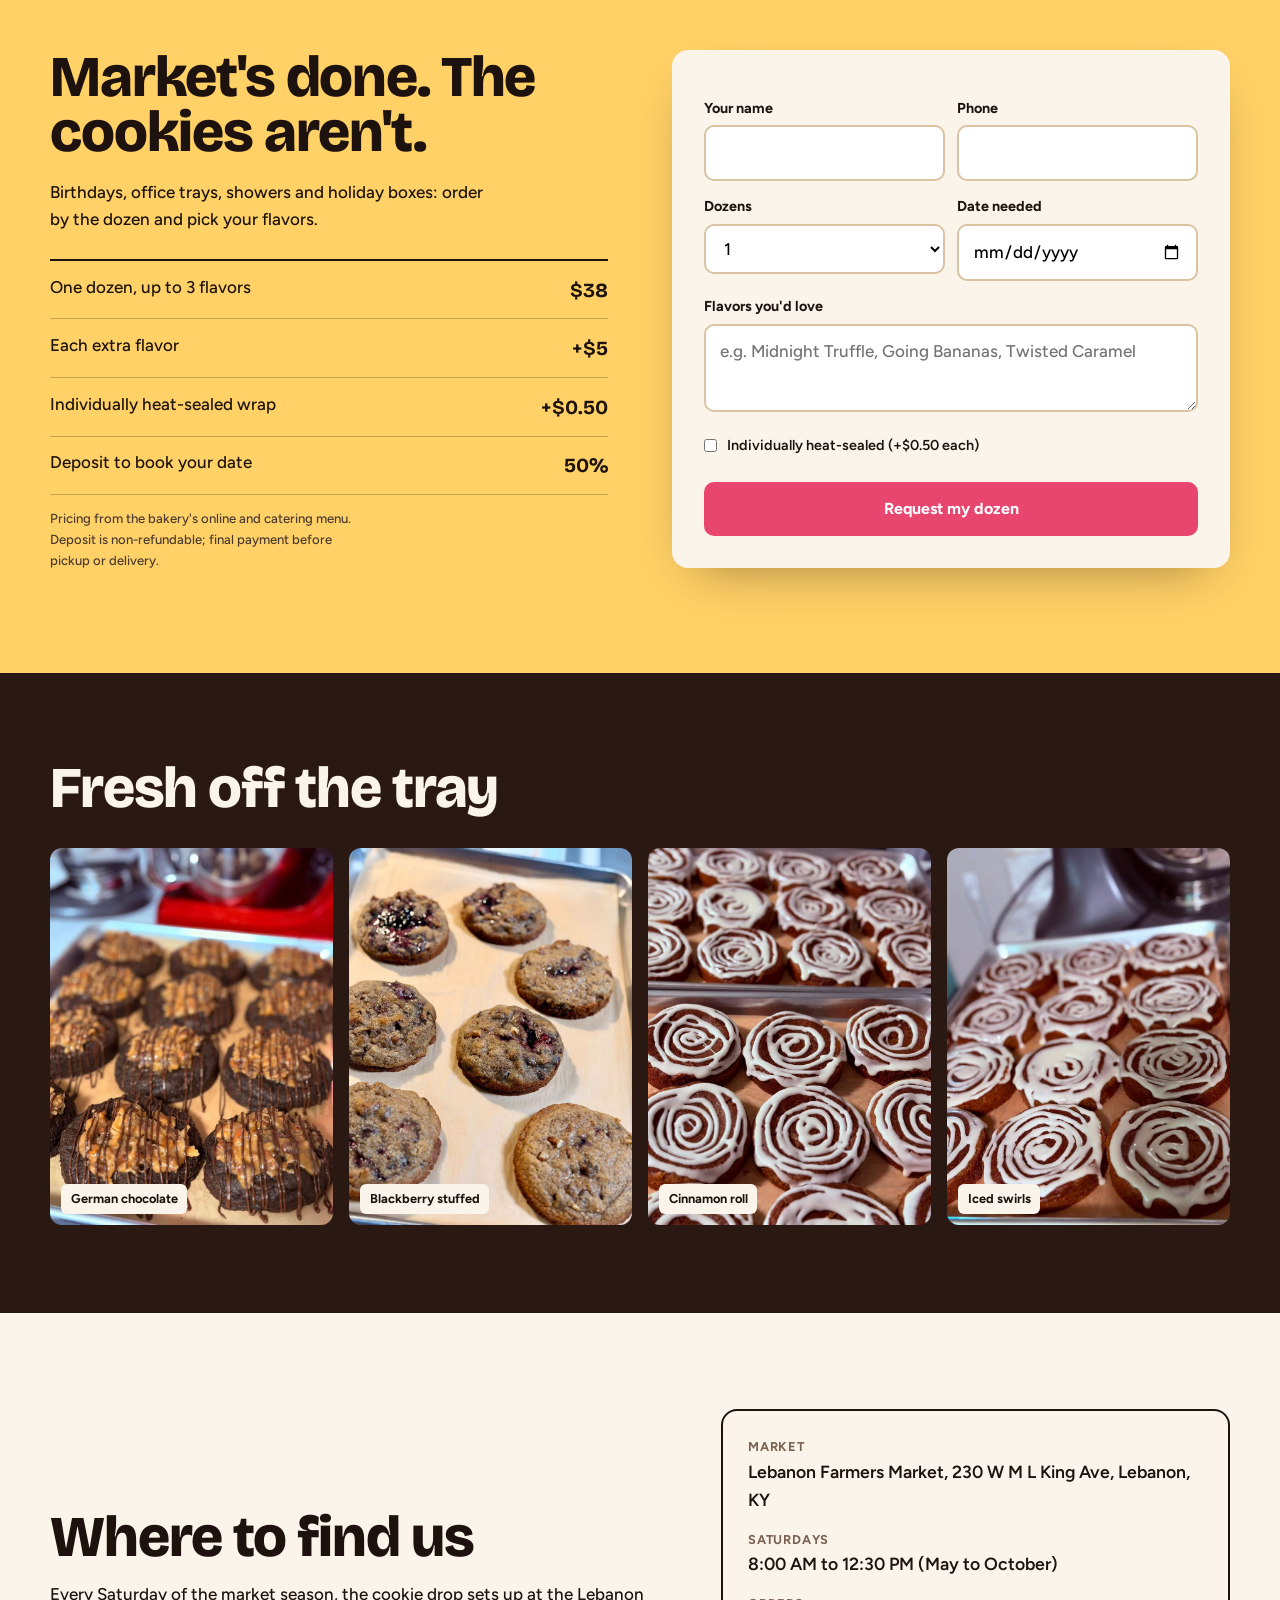
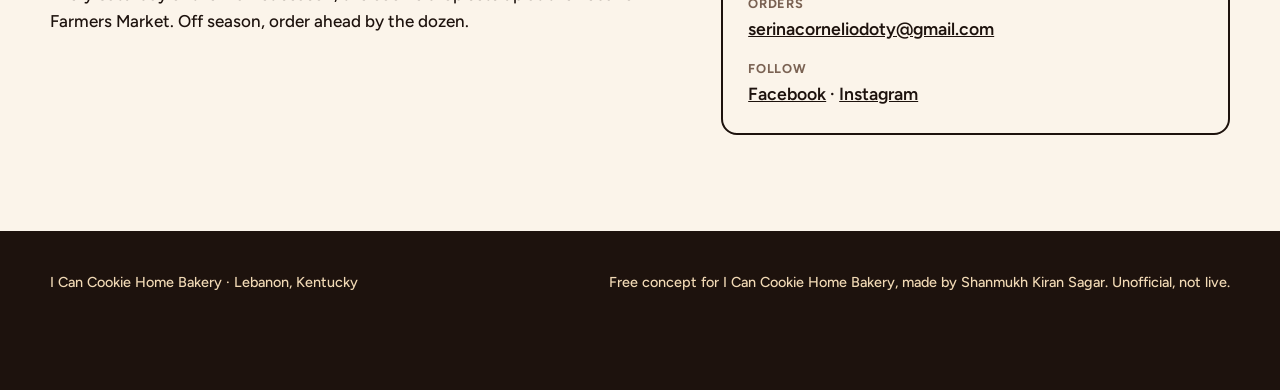
<file: i-can-cookie/index.html>
<!doctype html>
<html lang="en">
<head>
<meta charset="utf-8">
<meta name="viewport" content="width=device-width, initial-scale=1">
<meta name="robots" content="noindex, nofollow">
<title>I Can Cookie Home Bakery · Lebanon, KY · Free concept</title>
<link rel="preconnect" href="https://fonts.googleapis.com"><link rel="preconnect" href="https://fonts.gstatic.com" crossorigin>
<link href="https://fonts.googleapis.com/css2?family=Bricolage+Grotesque:opsz,wght@12..96,500;12..96,700;12..96,800&family=Figtree:wght@400;500;600;700&display=swap" rel="stylesheet">
<style>
:root{--cocoa:#2a1912;--cocoa2:#3b2419;--dough:#f1d9b5;--butter:#ffd166;--berry:#e8466f;--ink:#1d120d;--paper:#fbf4ea;
--fs-hero:clamp(3.1rem,11vw,9.5rem);--fs-h2:clamp(2rem,5.2vw,3.6rem);--ease:cubic-bezier(.22,1,.36,1)}
*{box-sizing:border-box;margin:0;padding:0}
html{scroll-behavior:smooth}
body{font:500 17px/1.6 Figtree,system-ui,sans-serif;color:var(--ink);background:var(--paper);overflow-x:hidden}
img{display:block;max-width:100%}
a{color:inherit}
:focus-visible{outline:3px solid var(--berry);outline-offset:3px}
.ribbon{background:var(--ink);color:var(--dough);font-size:.8rem;text-align:center;padding:.45rem 1rem;letter-spacing:.02em}
.wrap{width:min(1180px,100% - 2.5rem);margin-inline:auto}
h1,h2,h3{font-family:"Bricolage Grotesque",sans-serif;line-height:.95;letter-spacing:-.02em}
/* HERO */
.hero{background:var(--cocoa);color:var(--paper);position:relative;overflow:hidden;padding:clamp(2.2rem,6vw,5rem) 0 clamp(3rem,8vw,6rem)}
.hero .wrap{display:grid;grid-template-columns:1.15fr .85fr;gap:clamp(1.5rem,4vw,4rem);align-items:center}
.brand{font-weight:700;font-size:.95rem;letter-spacing:.04em;color:var(--butter);margin-bottom:1rem}
.hero h1{font-size:var(--fs-hero);font-weight:800}
.hero h1 span{display:block;color:var(--butter)}
.hero p.lede{font-size:clamp(1.05rem,2vw,1.3rem);max-width:34ch;margin:1.3rem 0 1.8rem;color:var(--dough)}
.cta{display:flex;flex-wrap:wrap;gap:.8rem}
.btn{display:inline-flex;align-items:center;gap:.5rem;font-weight:700;text-decoration:none;padding:.95rem 1.4rem;border-radius:10px;border:2px solid transparent;cursor:pointer;font-size:1rem;font-family:inherit}
.btn.main{background:var(--berry);color:#fff}
.btn.main:hover{background:#d13560}
.btn.ghost{border-color:var(--dough);color:var(--dough);background:transparent}
.tray{position:relative;aspect-ratio:3/4}
.tray img{position:absolute;border-radius:14px;box-shadow:0 30px 60px -20px #000a;object-fit:cover}
.tray .a{inset:0 18% 14% 0;transform:rotate(-3deg)}
.tray .b{width:52%;aspect-ratio:3/4;right:0;bottom:0;transform:rotate(5deg);border:6px solid var(--paper)}
/* STICKERS – the signature */
.drop{padding:clamp(3.5rem,8vw,6.5rem) 0;background:var(--paper)}
.drop-head{display:flex;justify-content:space-between;align-items:end;gap:1.5rem;flex-wrap:wrap;margin-bottom:2.5rem}
.drop h2{font-size:var(--fs-h2);font-weight:800;max-width:14ch}
.drop-head p{max-width:36ch;color:#5a463b}
.sheet{display:grid;grid-template-columns:repeat(auto-fit,minmax(190px,1fr));gap:1.4rem}
.sticker{aspect-ratio:1;border-radius:50%;display:grid;place-content:center;text-align:center;padding:1.4rem;position:relative;
transform:rotate(var(--r,0deg)) scale(.6);opacity:0;transition:transform .7s var(--ease),opacity .5s;transition-delay:var(--d,0s)}
.sticker.in{transform:rotate(var(--r,0deg)) scale(1);opacity:1}
.sticker::after{content:"";position:absolute;inset:8px;border-radius:50%;border:2px dashed currentColor;opacity:.45}
.sticker h3{font-size:clamp(1.25rem,2.4vw,1.6rem);font-weight:800;margin-bottom:.4rem}
.sticker p{font-size:.86rem;line-height:1.35;max-width:17ch;margin-inline:auto}
.s1{background:var(--butter);color:var(--ink);--r:-6deg}
.s2{background:var(--berry);color:#fff;--r:4deg;--d:.08s}
.s3{background:var(--cocoa);color:var(--dough);--r:-2deg;--d:.16s}
.s4{background:#f28c38;color:var(--ink);--r:7deg;--d:.24s}
.s5{background:#6b3e2a;color:var(--paper);--r:-5deg;--d:.32s}
.when{margin-top:2.2rem;font-weight:600;color:#5a463b}
/* ORDER */
.order{background:var(--butter);padding:clamp(3.5rem,8vw,6.5rem) 0}
.order .wrap{display:grid;grid-template-columns:1fr 1fr;gap:clamp(2rem,5vw,4.5rem);align-items:start}
.order h2{font-size:var(--fs-h2);font-weight:800;margin-bottom:1.2rem}
.order p{max-width:40ch}
.terms{margin-top:1.6rem;border-top:2px solid var(--ink)}
.terms div{display:flex;justify-content:space-between;gap:1rem;padding:.8rem 0;border-bottom:1px solid #1d120d40}
.terms b{font-family:"Bricolage Grotesque";font-size:1.25rem}
.small{font-size:.82rem;color:#4a3a2f;margin-top:.8rem}
form{background:var(--paper);border-radius:16px;padding:clamp(1.3rem,3vw,2rem);box-shadow:0 20px 50px -25px #2a191280}
label{display:block;font-weight:700;font-size:.9rem;margin:.9rem 0 .35rem}
input,select,textarea{width:100%;font:inherit;padding:.75rem .85rem;border:2px solid #d9c3a3;border-radius:10px;background:#fff}
textarea{min-height:88px;resize:vertical}
.row2{display:grid;grid-template-columns:1fr 1fr;gap:.8rem}
form .btn{width:100%;justify-content:center;margin-top:1.2rem}
.note{display:none;margin-top:1rem;font-weight:600;color:var(--cocoa)}
/* PHOTOS */
.pics{background:var(--cocoa);padding:clamp(3rem,7vw,5.5rem) 0;color:var(--dough)}
.pics h2{font-size:var(--fs-h2);color:var(--paper);margin-bottom:2rem;font-weight:800}
.strip{display:grid;grid-template-columns:repeat(4,1fr);gap:1rem}
.strip figure{border-radius:12px;overflow:hidden;aspect-ratio:3/4;position:relative}
.strip img{width:100%;height:100%;object-fit:cover;transition:transform .8s var(--ease)}
.strip figure:hover img{transform:scale(1.05)}
.strip figcaption{position:absolute;left:.7rem;bottom:.7rem;background:var(--paper);color:var(--ink);font-size:.8rem;font-weight:700;padding:.3rem .6rem;border-radius:6px}
/* FIND */
.find{padding:clamp(3.5rem,8vw,6rem) 0}
.find .wrap{display:grid;grid-template-columns:1.1fr .9fr;gap:3rem;align-items:center}
.find h2{font-size:var(--fs-h2);font-weight:800;margin-bottom:1rem}
.card{border:2px solid var(--ink);border-radius:16px;padding:1.6rem}
.card dt{font-weight:700;font-size:.8rem;letter-spacing:.06em;text-transform:uppercase;color:#7a6253;margin-top:1rem}
.card dt:first-child{margin-top:0}
.card dd{font-size:1.1rem;font-weight:600}
footer{background:var(--ink);color:var(--dough);padding:2.5rem 0 6rem;font-size:.9rem}
footer .wrap{display:flex;flex-wrap:wrap;justify-content:space-between;gap:1rem}
.bar{position:fixed;left:0;right:0;bottom:0;display:none;gap:.6rem;padding:.7rem;background:var(--cocoa);z-index:5}
.bar a{flex:1;justify-content:center}
@media (max-width:860px){
 .hero .wrap,.order .wrap,.find .wrap{grid-template-columns:1fr}
 .tray{max-width:420px;width:88%;margin:0 auto}
 .strip{grid-template-columns:repeat(2,1fr)}
 .bar{display:flex}
 .hero .cta{display:none}
}
@media (max-width:480px){.sheet{grid-template-columns:1fr;justify-items:center}.sticker{width:min(250px,100%)}.row2{grid-template-columns:1fr}}
@media (prefers-reduced-motion:reduce){*{transition:none!important;scroll-behavior:auto}.sticker{opacity:1;transform:rotate(var(--r))}}
</style>
</head>
<body>
<div class="ribbon">Free concept for I Can Cookie Home Bakery · unofficial demo, not affiliated · forms do not send</div>

<header class="hero">
 <div class="wrap">
  <div>
   <div class="brand">🍪 I CAN COOKIE HOME BAKERY · LEBANON, KY</div>
   <h1>Small batch. <span>Big flavor.</span></h1>
   <p class="lede">Stuffed, classic and always irresistible cookies, made with love in a Lebanon home kitchen. You CAN have just one more.</p>
   <div class="cta">
    <a class="btn main" href="#order">Order a dozen</a>
    <a class="btn ghost" href="#drop">This week's flavors</a>
   </div>
  </div>
  <div class="tray" aria-hidden="true">
   <img class="a" src="img/german-chocolate.jpg" alt="">
   <img class="b" src="img/blackberry.jpg" alt="">
  </div>
 </div>
</header>

<section class="drop" id="drop">
 <div class="wrap">
  <div class="drop-head">
   <h2>The last Saturday cookie drop of the season</h2>
   <p>Five flavors for Customer Appreciation Day at the Lebanon Farmers Market, Saturday, October 31.</p>
  </div>
  <div class="sheet">
   <div class="sticker s1"><h3>Campfire Classic</h3><p>All the campfire goodness without the campfire</p></div>
   <div class="sticker s2"><h3>Going Bananas</h3><p>Banana pudding cheesecake inspired</p></div>
   <div class="sticker s3"><h3>Twisted Caramel</h3><p>Twix-inspired, caramel-chocolate chips and candy pieces</p></div>
   <div class="sticker s4"><h3>Pumpkin Patch</h3><p>A little fall flavor with chocolatey goodness</p></div>
   <div class="sticker s5"><h3>Midnight Truffle</h3><p>Chocolate fudge cookie stuffed with a Lindor truffle</p></div>
  </div>
  <p class="when">Saturday · 8:00 AM to 12:30 PM · Lebanon Farmers Market</p>
 </div>
</section>

<section class="order" id="order">
 <div class="wrap">
  <div>
   <h2>Market's done. The cookies aren't.</h2>
   <p>Birthdays, office trays, showers and holiday boxes: order by the dozen and pick your flavors.</p>
   <div class="terms">
    <div><span>One dozen, up to 3 flavors</span><b>$38</b></div>
    <div><span>Each extra flavor</span><b>+$5</b></div>
    <div><span>Individually heat-sealed wrap</span><b>+$0.50</b></div>
    <div><span>Deposit to book your date</span><b>50%</b></div>
   </div>
   <p class="small">Pricing from the bakery's online and catering menu. Deposit is non-refundable; final payment before pickup or delivery.</p>
  </div>
  <form onsubmit="event.preventDefault();this.querySelector('.note').style.display='block'">
   <div class="row2">
    <div><label for="n">Your name</label><input id="n" autocomplete="name"></div>
    <div><label for="p">Phone</label><input id="p" type="tel" autocomplete="tel"></div>
   </div>
   <div class="row2">
    <div><label for="q">Dozens</label><select id="q"><option>1</option><option>2</option><option>3</option><option>4+</option></select></div>
    <div><label for="d">Date needed</label><input id="d" type="date"></div>
   </div>
   <label for="f">Flavors you'd love</label>
   <textarea id="f" placeholder="e.g. Midnight Truffle, Going Bananas, Twisted Caramel"></textarea>
   <label style="display:flex;gap:.6rem;align-items:center;font-weight:600"><input type="checkbox" style="width:auto"> Individually heat-sealed (+$0.50 each)</label>
   <button class="btn main" type="submit">Request my dozen</button>
   <p class="note">Demo only: in the real site this goes straight to your inbox.</p>
  </form>
 </div>
</section>

<section class="pics">
 <div class="wrap">
  <h2>Fresh off the tray</h2>
  <div class="strip">
   <figure><img src="img/german-chocolate.jpg" alt="German chocolate fudge cookies drizzled with chocolate" loading="lazy"><figcaption>German chocolate</figcaption></figure>
   <figure><img src="img/blackberry.jpg" alt="Blackberry jam stuffed cookies on parchment" loading="lazy"><figcaption>Blackberry stuffed</figcaption></figure>
   <figure><img src="img/cinnamon-roll.jpg" alt="Iced cinnamon roll cookies on trays" loading="lazy"><figcaption>Cinnamon roll</figcaption></figure>
   <figure><img src="img/cinnamon-roll-2.jpg" alt="Cinnamon roll cookies with white icing swirls" loading="lazy"><figcaption>Iced swirls</figcaption></figure>
  </div>
 </div>
</section>

<section class="find" id="find">
 <div class="wrap">
  <div>
   <h2>Where to find us</h2>
   <p>Every Saturday of the market season, the cookie drop sets up at the Lebanon Farmers Market. Off season, order ahead by the dozen.</p>
  </div>
  <dl class="card">
   <dt>Market</dt><dd>Lebanon Farmers Market, 230 W M L King Ave, Lebanon, KY</dd>
   <dt>Saturdays</dt><dd>8:00 AM to 12:30 PM (May to October)</dd>
   <dt>Orders</dt><dd><a href="mailto:serinacorneliodoty@gmail.com">serinacorneliodoty@gmail.com</a></dd>
   <dt>Follow</dt><dd><a href="https://www.facebook.com/people/I-Can-Cookie-Home-Bakery/61573633767795/">Facebook</a> · <a href="https://www.instagram.com/icancookiebakery/">Instagram</a></dd>
  </dl>
 </div>
</section>

<footer>
 <div class="wrap">
  <span>I Can Cookie Home Bakery · Lebanon, Kentucky</span>
  <span>Free concept for I Can Cookie Home Bakery, made by Shanmukh Kiran Sagar. Unofficial, not live.</span>
 </div>
</footer>
<nav class="bar"><a class="btn main" href="#order">Order a dozen</a><a class="btn ghost" href="#drop">Flavors</a></nav>
<script>
const io=new IntersectionObserver(e=>e.forEach(x=>{if(x.isIntersecting){x.target.classList.add('in');io.unobserve(x.target)}}),{threshold:.3});
document.querySelectorAll('.sticker').forEach(s=>io.observe(s));
</script>
</body>
</html>
</file>
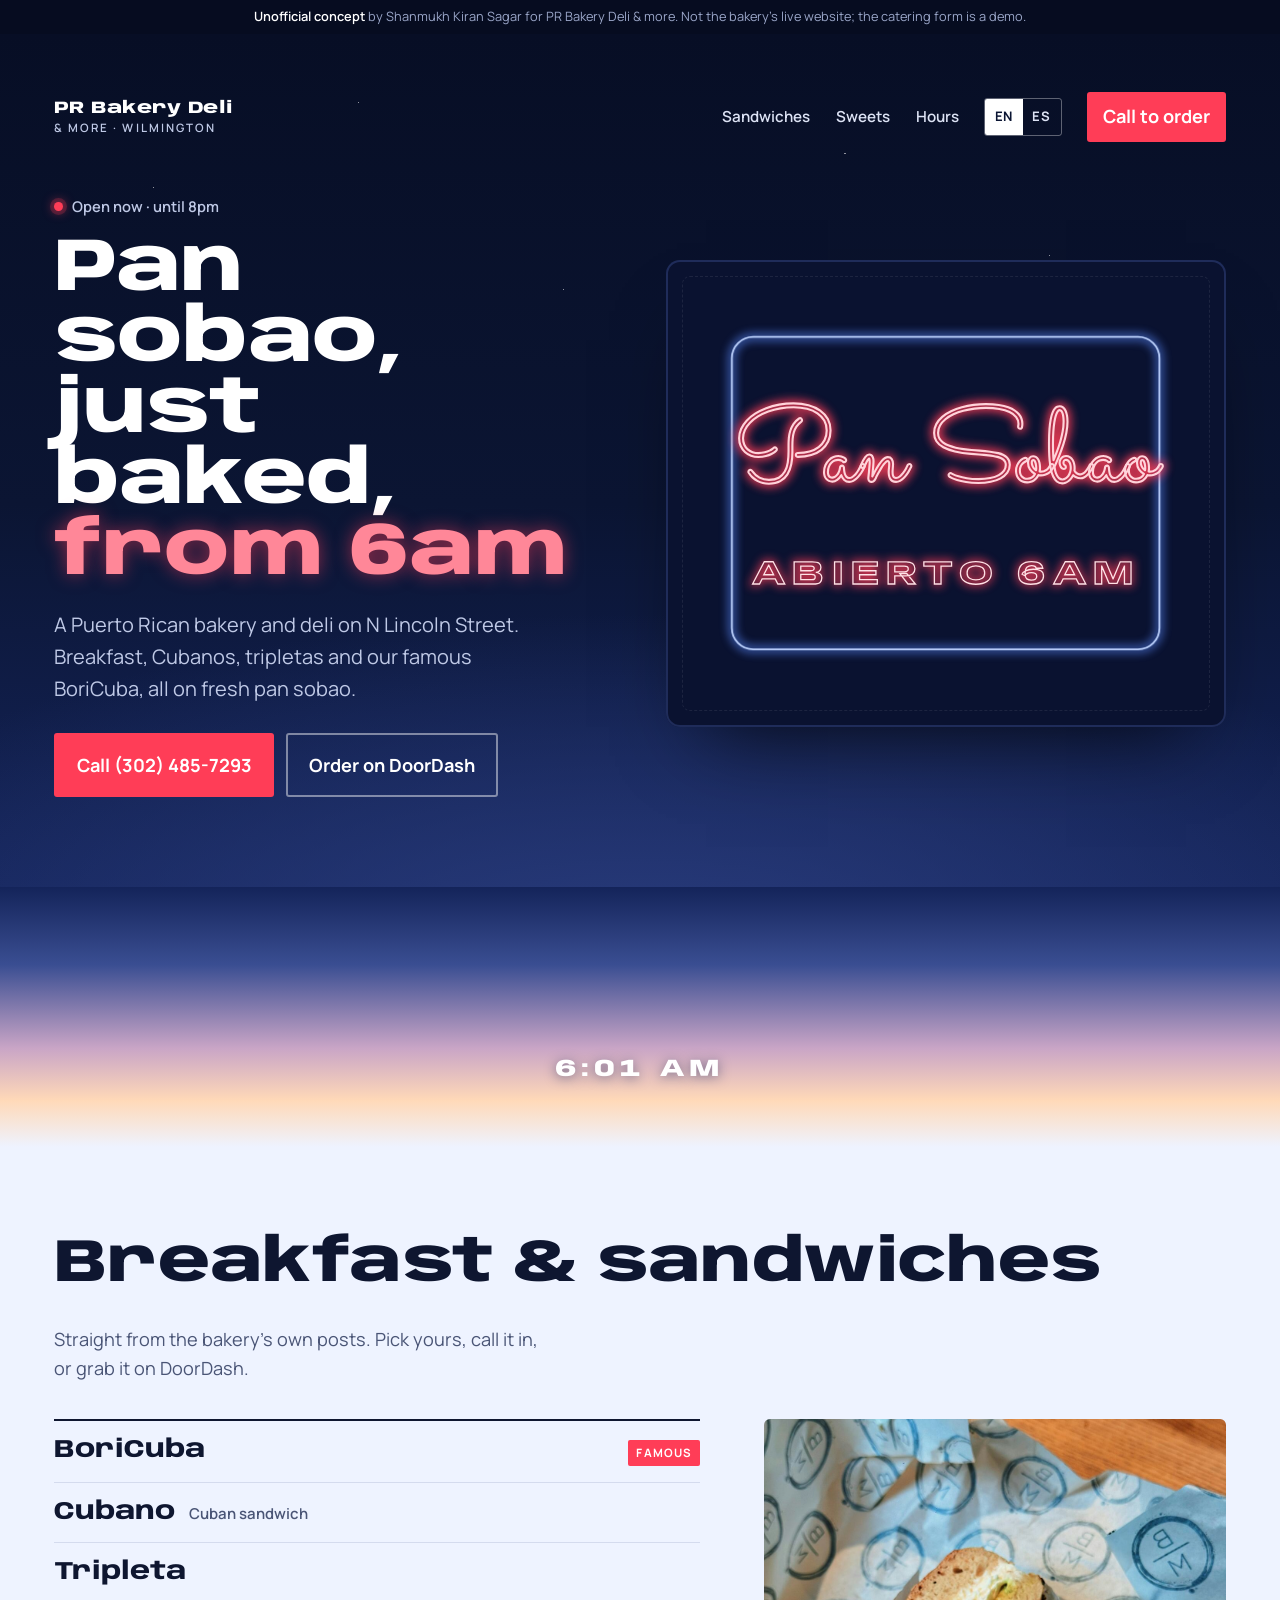
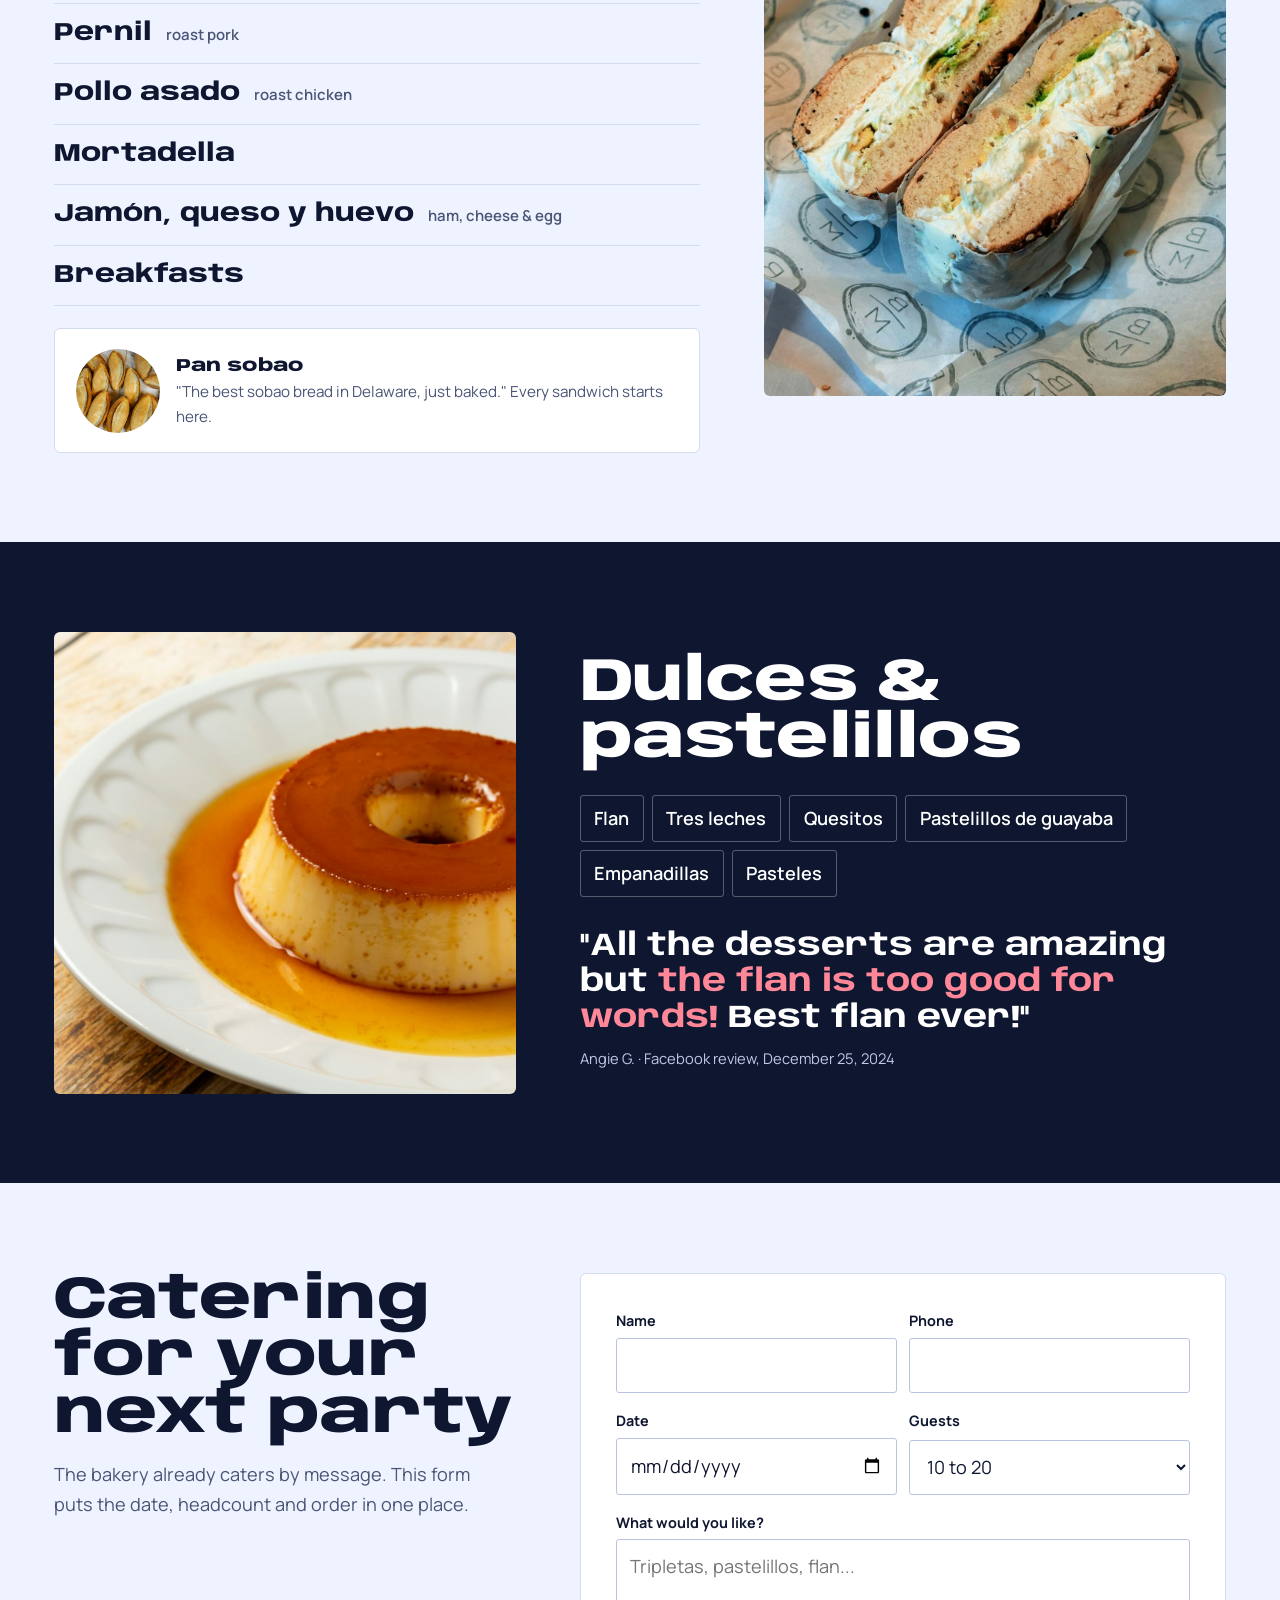
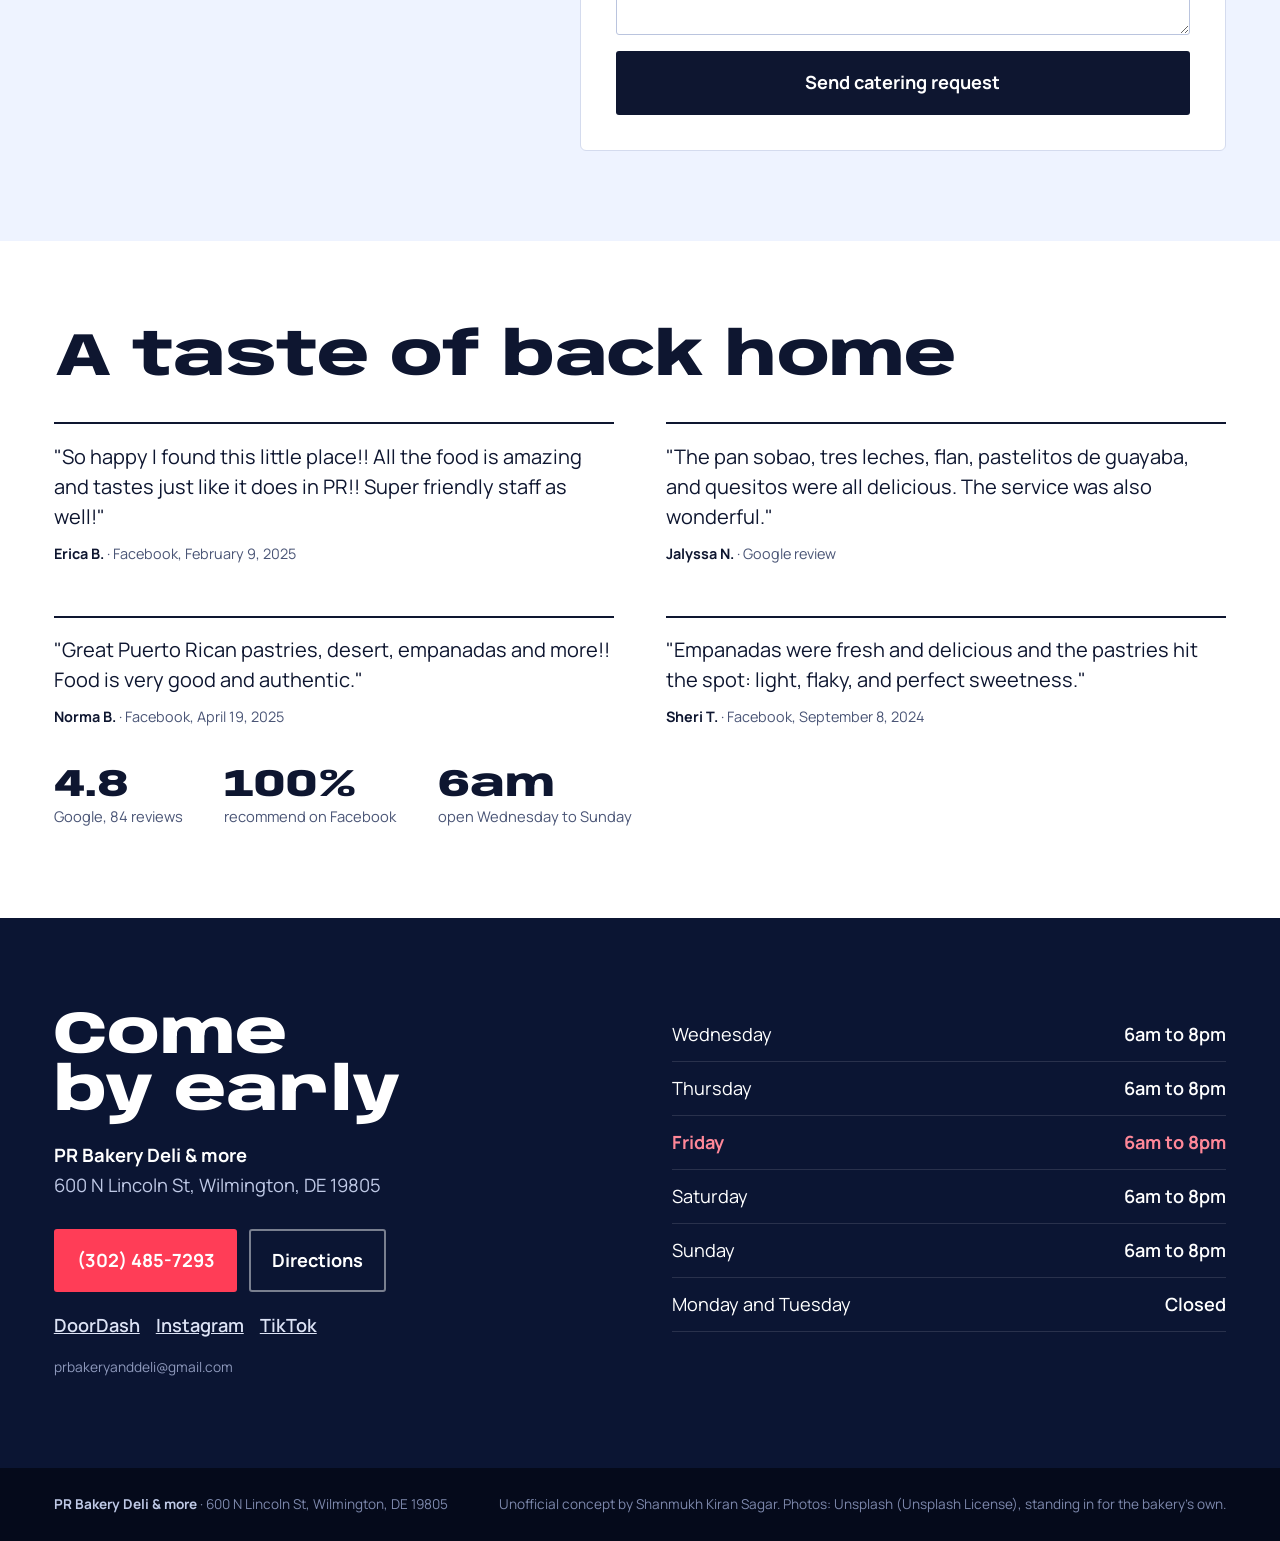
<file: pr-bakery-deli/index.html>
<!doctype html>
<html lang="en-US">
<head>
<meta charset="utf-8">
<meta name="viewport" content="width=device-width, initial-scale=1, viewport-fit=cover">
<meta name="robots" content="noindex, nofollow">
<title>PR Bakery Deli &amp; more · 600 N Lincoln St, Wilmington (concept)</title>
<meta name="description" content="Unofficial website concept for PR Bakery Deli & more, a Puerto Rican bakery and deli in Wilmington, Delaware.">
<meta name="theme-color" content="#0B1533">
<link rel="preload" as="font" type="font/woff2" href="fonts/Anybody-400-900.woff2" crossorigin>
<link rel="preload" as="font" type="font/woff2" href="fonts/Sacramento-400.woff2" crossorigin>
<style>
@font-face{font-family:"Anybody";font-weight:400 900;font-stretch:50% 150%;font-display:swap;src:url(fonts/Anybody-400-900.woff2) format("woff2")}
@font-face{font-family:"Manrope";font-weight:400 700;font-display:swap;src:url(fonts/Manrope-400-700.woff2) format("woff2")}
@font-face{font-family:"Sacramento";font-weight:400;font-display:block;src:url(fonts/Sacramento-400.woff2) format("woff2")}
:root{
  --night:#0B1533; --dawn:#12204A; --dusk:#1B2C60; --morning:#EEF3FF; --white:#fff; --ink:#0E1630; --muted:#4A5576; --line:#D4DBEE;
  --neon:#FF3D57; --neon-d:#D92440; --glow:#FF8798; --on-dark:#BFC9E6;
  --wide:"Anybody","Arial Black",system-ui,sans-serif; --text:"Manrope",system-ui,-apple-system,"Segoe UI",sans-serif;
  --pad:clamp(1.1rem,4.2vw,3.5rem); --ease:cubic-bezier(.22,1,.36,1);
}
*{box-sizing:border-box;margin:0;padding:0}
html{-webkit-text-size-adjust:100%;scroll-behavior:smooth}
body{font-family:var(--text);font-size:clamp(1rem,.96rem + .22vw,1.14rem);line-height:1.6;color:var(--ink);background:var(--night);overflow-x:hidden;-webkit-font-smoothing:antialiased}
img{display:block;max-width:100%}
a{color:inherit}
button,input,select,textarea{font:inherit;color:inherit}
:focus-visible{outline:3px solid var(--glow);outline-offset:3px}
.wrap{width:min(1320px,100% - 2*var(--pad));margin-inline:auto}
.w{font-family:var(--wide);font-stretch:125%;font-weight:800;letter-spacing:-.01em}
[hidden]{display:none!important}

.ribbon{background:#060C20;color:#9AA6C8;font-size:.8rem;text-align:center;padding:.5rem var(--pad);line-height:1.4}
.ribbon b{color:#fff;font-weight:600}
header.top{position:relative;z-index:5;color:#fff}
header.top .wrap{display:flex;align-items:center;justify-content:space-between;gap:1rem;min-height:70px}
.mark{text-decoration:none;font-family:var(--wide);font-stretch:130%;font-weight:800;font-size:1.05rem;letter-spacing:.02em;line-height:1}
.mark small{display:block;font-family:var(--text);font-weight:600;font-size:.72rem;letter-spacing:.18em;color:var(--on-dark);text-transform:uppercase;margin-top:.25rem}
.right{display:flex;align-items:center;gap:clamp(.7rem,2vw,1.6rem)}
.right a.l{font-weight:600;font-size:.95rem;text-decoration:none;color:#DDE3F5}
.right a.l:hover{color:#fff;text-decoration:underline;text-underline-offset:5px}
.lang{display:inline-flex;border:1.5px solid rgba(255,255,255,.35);border-radius:3px;overflow:hidden}
.lang button{background:none;border:0;color:#DDE3F5;font-weight:700;font-size:.82rem;padding:.45rem .6rem;cursor:pointer;letter-spacing:.06em}
.lang button[aria-pressed=true]{background:#fff;color:var(--night)}
.callb{display:inline-flex;align-items:center;background:var(--neon);color:#fff;text-decoration:none;font-weight:700;padding:.68rem 1rem;border-radius:3px;white-space:nowrap}
.callb:hover{background:var(--neon-d)}
@media (max-width:900px){.right a.l{display:none}}
@media (max-width:440px){.callb{display:none}.mark{font-size:.95rem}}
@media (max-width:360px){h1{font-size:2.15rem}}

/* night hero */
.hero{position:relative;color:#fff;overflow:hidden;padding:clamp(1.5rem,4vw,3rem) 0 clamp(3rem,7vw,6rem)}
.sky{position:absolute;inset:0;z-index:-1;background:radial-gradient(120% 70% at 50% 110%,#2A3D7E 0%,rgba(42,61,126,0) 60%),linear-gradient(180deg,#070E25,#0B1533 55%,#14245A)}
.stars{position:absolute;inset:0;z-index:-1;opacity:.55;background-image:radial-gradient(1px 1px at 12% 18%,#fff 50%,transparent 51%),radial-gradient(1px 1px at 28% 8%,#fff 50%,transparent 51%),radial-gradient(1.5px 1.5px at 66% 14%,#fff 50%,transparent 51%),radial-gradient(1px 1px at 82% 26%,#fff 50%,transparent 51%),radial-gradient(1px 1px at 44% 30%,#fff 50%,transparent 51%),radial-gradient(1px 1px at 91% 9%,#fff 50%,transparent 51%),radial-gradient(1px 1px at 6% 40%,#fff 50%,transparent 51%)}
.hero .wrap{display:grid;grid-template-columns:minmax(0,6fr) minmax(0,6fr);gap:clamp(2rem,4vw,4rem);align-items:center}
.sign{position:relative;aspect-ratio:1.2/1;border-radius:14px;background:#0A1230;box-shadow:inset 0 0 0 2px #1F2C5A,0 40px 80px -40px rgba(0,0,0,.8);display:flex;align-items:center;justify-content:center;padding:6%}
.sign::before{content:"";position:absolute;inset:16px;border-radius:8px;border:1px dashed rgba(255,255,255,.08)}
.sign svg{width:100%;height:auto;overflow:visible}
.tube{font-family:"Sacramento",cursive;fill:none;stroke:#FFD3DA;stroke-width:2.6;stroke-linecap:round;stroke-linejoin:round;stroke-dasharray:1400;stroke-dashoffset:1400}
.tube-glow{fill:none;stroke:var(--neon);stroke-width:9;opacity:0;filter:url(#blur)}
.lit .tube{animation:draw 2.2s var(--ease) forwards}
.lit .tube-glow{animation:glowon .1s 2s forwards,flick 4.5s 2.2s infinite}
@keyframes draw{to{stroke-dashoffset:0}}
@keyframes glowon{to{opacity:.85}}
@keyframes flick{0%,100%{opacity:.85}47%{opacity:.85}48%{opacity:.35}49%{opacity:.85}51%{opacity:.4}52%{opacity:.85}}
.box-tube{fill:none;stroke:#BFD4FF;stroke-width:2.2;opacity:.25;transition:opacity .2s}
.box-glow{fill:none;stroke:#5C8BFF;stroke-width:8;filter:url(#blur);opacity:0}
.lit .box-tube{animation:on .05s 2.5s forwards}
.lit .box-glow{animation:on2 .05s 2.5s forwards}
@keyframes on{to{opacity:1}}
@keyframes on2{to{opacity:.7}}
.abierto{font-family:var(--wide);font-stretch:140%;font-weight:700;letter-spacing:.18em}
.ab-t{fill:none;stroke:#FFE1E6;stroke-width:1.6;opacity:.25}
.ab-g{fill:none;stroke:var(--neon);stroke-width:6;filter:url(#blur);opacity:0}
.lit .ab-t{animation:on .05s 2.9s forwards}
.lit .ab-g{animation:on2 .05s 2.9s forwards,flick 6s 3.2s infinite}
.kick{display:inline-flex;align-items:center;gap:.55rem;font-weight:600;font-size:.92rem;color:var(--on-dark)}
.kick i{width:9px;height:9px;border-radius:50%;background:#6E7899;flex:none}
.kick.open i{background:var(--neon);box-shadow:0 0 0 4px rgba(255,61,87,.2),0 0 12px var(--neon)}
h1{font-size:clamp(2.4rem,1.3rem + 4.2vw,5rem);line-height:.95;margin:1rem 0 1.2rem;text-wrap:balance}
h1 span{color:var(--glow);text-shadow:0 0 18px rgba(255,61,87,.55)}
.lede{color:var(--on-dark);max-width:40ch;font-size:clamp(1.05rem,1rem + .35vw,1.25rem)}
.ctas{display:flex;flex-wrap:wrap;gap:.75rem;margin-top:1.8rem}
.btn{display:inline-flex;align-items:center;justify-content:center;gap:.5rem;font-weight:700;text-decoration:none;padding:.95rem 1.3rem;border-radius:3px;min-height:52px;border:2px solid transparent;cursor:pointer;background:none}
.btn.n{background:var(--neon);color:#fff}.btn.n:hover{background:var(--neon-d)}
.btn.o{border-color:rgba(255,255,255,.45);color:#fff}.btn.o:hover{background:rgba(255,255,255,.07)}
.btn.d{background:var(--ink);color:#fff}.btn.d:hover{background:#1D2A55}
.btn.ol{border-color:var(--ink);color:var(--ink)}.btn.ol:hover{background:#fff}
@media (max-width:960px){.hero .wrap{grid-template-columns:1fr}.hero .intro{display:contents}.kick{order:1}.hero h1{order:2;margin:0}.sign{order:3;aspect-ratio:1.35/1}.lede{order:4}.ctas{order:5;margin-top:0}}

/* sunrise strip */
.sunrise{height:clamp(140px,22vw,260px);background:linear-gradient(180deg,#14245A 0%,#3A4E92 30%,#C9A5C6 62%,#FFD9B8 82%,var(--morning) 100%);position:relative}
.sunrise .clock{position:absolute;left:50%;bottom:22%;transform:translateX(-50%);font-family:var(--wide);font-stretch:140%;font-weight:800;color:#fff;font-size:clamp(1rem,.8rem + 1vw,1.5rem);letter-spacing:.2em;text-shadow:0 2px 12px rgba(20,36,90,.5)}

/* day */
.day{background:var(--morning)}
h2{font-size:clamp(2rem,1.2rem + 3.2vw,4rem);line-height:.95;color:var(--ink);text-wrap:balance}
.sec{padding:clamp(3rem,7vw,6rem) 0}
.sec-h{display:flex;justify-content:space-between;align-items:end;gap:2rem;flex-wrap:wrap}
.sec-h p{color:var(--muted);max-width:44ch}
.sand{display:grid;grid-template-columns:minmax(0,7fr) minmax(0,5fr);gap:clamp(2rem,5vw,4.5rem);margin-top:2.2rem;align-items:start}
.menu{list-style:none;border-top:2px solid var(--ink)}
.menu li{display:flex;justify-content:space-between;align-items:baseline;gap:1rem;padding:1rem 0;border-bottom:1px solid var(--line)}
.menu h3{font-family:var(--wide);font-stretch:118%;font-weight:750;font-size:clamp(1.15rem,1rem + .7vw,1.6rem);line-height:1.1}
.menu h3 em{font-style:normal;font-family:var(--text);font-weight:600;font-size:.6em;color:var(--muted);margin-left:.4rem;letter-spacing:0}
.menu .b{font-size:.72rem;font-weight:800;letter-spacing:.1em;text-transform:uppercase;color:#fff;background:var(--neon);padding:.25rem .5rem;border-radius:2px;white-space:nowrap}
.bread{background:#fff;border-radius:6px;padding:1.2rem 1.3rem;margin-top:1.4rem;display:grid;grid-template-columns:auto 1fr;gap:1rem;align-items:center;border:1.5px solid var(--line)}
.bread img{width:84px;height:84px;object-fit:cover;border-radius:50%}
.bread b{font-family:var(--wide);font-stretch:125%;font-weight:800;display:block;font-size:1.1rem}
.bread p{color:var(--muted);font-size:.95rem}
.sand figure{border-radius:6px;overflow:hidden;position:sticky;top:1.5rem}
.sand figure img{width:100%;aspect-ratio:4/5;object-fit:cover}
@media (max-width:900px){.sand{grid-template-columns:1fr}.sand figure{position:relative;top:0}.sand figure img{aspect-ratio:16/11}}

.sweets{background:var(--ink);color:#fff}
.sweets .wrap{display:grid;grid-template-columns:minmax(0,5fr) minmax(0,7fr);gap:clamp(2rem,5vw,5rem);align-items:center}
.sweets h2{color:#fff}
.sweets img{border-radius:6px;width:100%;aspect-ratio:1;object-fit:cover}
.chips{display:flex;flex-wrap:wrap;gap:.5rem;margin-top:1.6rem}
.chips span{border:1.5px solid rgba(255,255,255,.3);padding:.5rem .85rem;border-radius:3px;font-weight:600}
.flan-q{margin-top:2rem;font-family:var(--wide);font-stretch:115%;font-weight:700;font-size:clamp(1.3rem,1rem + 1.2vw,2rem);line-height:1.15}
.flan-q span{color:var(--glow)}
.flan-c{color:var(--on-dark);font-size:.92rem;margin-top:.6rem}
@media (max-width:860px){.sweets .wrap{grid-template-columns:1fr}.sweets img{aspect-ratio:16/10}}

.cater .wrap{display:grid;grid-template-columns:minmax(0,5fr) minmax(0,7fr);gap:clamp(2rem,5vw,5rem);align-items:start}
form.card{background:#fff;border-radius:6px;padding:clamp(1.2rem,3vw,2.2rem);border:1.5px solid var(--line)}
.f{display:grid;gap:.35rem;margin-bottom:1rem}
.f label,.f legend{font-weight:700;font-size:.9rem}
.f input,.f select,.f textarea{width:100%;border:1.5px solid #BAC4DE;border-radius:3px;padding:.75rem .8rem;background:#fff;min-height:48px}
.f textarea{min-height:96px;resize:vertical}
.f input:focus,.f select:focus,.f textarea:focus{border-color:var(--ink);outline:2px solid rgba(14,22,48,.15)}
.two{display:grid;grid-template-columns:1fr 1fr;gap:.8rem}
form.card .btn{width:100%}
.done{display:none;background:#FFF0F2;border:1.5px solid #FFB3BE;border-radius:3px;padding:1rem;margin-top:1rem;font-size:.95rem}
.done.show{display:block}
@media (max-width:900px){.cater .wrap{grid-template-columns:1fr}}
@media (max-width:420px){.two{grid-template-columns:1fr}}

.rev{background:#fff}
.qs{display:grid;grid-template-columns:repeat(2,minmax(0,1fr));gap:clamp(1.5rem,4vw,3.5rem);margin-top:2.2rem}
.qs figure{border-top:2px solid var(--ink);padding-top:1.1rem}
.qs blockquote{font-size:clamp(1.05rem,1rem + .35vw,1.25rem);line-height:1.5}
.qs figcaption{color:var(--muted);font-size:.9rem;margin-top:.6rem}
.qs figcaption b{color:var(--ink)}
.score{display:flex;gap:2.6rem;flex-wrap:wrap;margin-top:2.4rem;color:var(--muted);font-size:.92rem}
.score b{display:block;font-family:var(--wide);font-stretch:130%;font-weight:800;font-size:2.4rem;line-height:1;color:var(--ink)}
@media (max-width:760px){.qs{grid-template-columns:1fr}}

.visit{background:var(--night);color:#fff}
.visit .wrap{display:grid;grid-template-columns:minmax(0,6fr) minmax(0,6fr);gap:clamp(2rem,5vw,5rem)}
.visit h2{color:#fff}
.addr{margin-top:1.2rem;font-size:1.15rem;color:var(--on-dark)}
.addr b{color:#fff}
.hours{width:100%;border-collapse:collapse}
.hours td{padding:.75rem 0;border-bottom:1px solid rgba(255,255,255,.12)}
.hours td:last-child{text-align:right;font-weight:600}
.hours tr.today td{color:var(--glow);font-weight:700}
.social{display:flex;gap:1rem;flex-wrap:wrap;margin-top:1.2rem;font-weight:600}
.social a{color:#DDE3F5}
.small{font-size:.86rem;color:#8E99BC;margin-top:1rem}
@media (max-width:860px){.visit .wrap{grid-template-columns:1fr}}
footer{background:#050A1B;color:#7E89AD;font-size:.85rem;padding:1.6rem 0 calc(1.6rem + env(safe-area-inset-bottom))}
footer .wrap{display:flex;justify-content:space-between;gap:1rem;flex-wrap:wrap}
.bar{display:none}
@media (max-width:760px){
  .bar{display:grid;grid-template-columns:1fr 1fr;position:fixed;left:0;right:0;bottom:0;z-index:50;background:#070E25;padding:.55rem .55rem calc(.55rem + env(safe-area-inset-bottom));gap:.55rem;box-shadow:0 -10px 30px rgba(0,0,0,.3)}
  .bar a{display:flex;align-items:center;justify-content:center;min-height:50px;border-radius:3px;font-weight:700;text-decoration:none;color:#fff;background:var(--dusk)}
  .bar a.n{background:var(--neon)}
  footer{padding-bottom:calc(5.5rem + env(safe-area-inset-bottom))}
}
@media (prefers-reduced-motion:reduce){html{scroll-behavior:auto}.tube{stroke-dashoffset:0}.lit .tube,.lit .tube-glow,.lit .ab-g,.lit .box-glow{animation:none}.tube-glow,.ab-g,.box-glow{opacity:.8}.box-tube,.ab-t{opacity:1}}
@media (forced-colors:active){.btn,.callb{border:2px solid ButtonText}}
</style>
</head>
<body>
<div class="ribbon"><b>Unofficial concept</b> by Shanmukh Kiran Sagar for PR Bakery Deli &amp; more. Not the bakery's live website; the catering form is a demo.</div>

<div class="hero" id="top">
  <div class="sky" aria-hidden="true"></div><div class="stars" aria-hidden="true"></div>
  <header class="top">
    <div class="wrap">
      <a class="mark" href="#top">PR Bakery Deli<small>&amp; more · Wilmington</small></a>
      <div class="right">
        <a class="l" href="#sandwiches" data-t="nav1">Sandwiches</a>
        <a class="l" href="#dulces" data-t="nav2">Sweets</a>
        <a class="l" href="#visit" data-t="nav3">Hours</a>
        <div class="lang" role="group" aria-label="Language"><button type="button" aria-pressed="true" data-l="en">EN</button><button type="button" aria-pressed="false" data-l="es">ES</button></div>
        <a class="callb" href="tel:+13024857293" data-t="call">Call to order</a>
      </div>
    </div>
  </header>
  <main>
  <section class="wrap" aria-labelledby="h1" style="padding-top:clamp(1rem,3vw,2.5rem)">
    <div class="intro">
      <span class="kick" id="kick"><i></i><span>Open Wednesday to Sunday from 6am</span></span>
      <h1 class="w" id="h1" data-t="h1">Pan sobao, just baked, <span>from 6am</span></h1>
      <p class="lede" data-t="lede">A Puerto Rican bakery and deli on N Lincoln Street. Breakfast, Cubanos, tripletas and our famous BoriCuba, all on fresh pan sobao.</p>
      <div class="ctas">
        <a class="btn n" href="tel:+13024857293" data-t="cta1">Call (302) 485-7293</a>
        <a class="btn o" href="https://www.doordash.com/store/pr-bakery-wilmington-28896615" target="_blank" rel="noopener" data-t="cta2">Order on DoorDash</a>
      </div>
    </div>
    <div class="sign" id="sign" role="img" aria-label="Neon sign reading Pan Sobao, Abierto 6AM">
      <svg viewBox="0 0 600 460" aria-hidden="true">
        <defs><filter id="blur" x="-30%" y="-30%" width="160%" height="160%"><feGaussianBlur stdDeviation="6"/></filter></defs>
        <rect class="box-glow" x="40" y="40" width="520" height="380" rx="26"/>
        <rect class="box-tube" x="40" y="40" width="520" height="380" rx="26"/>
        <text class="tube-glow" x="300" y="215" text-anchor="middle" font-family="Sacramento" font-size="128">Pan Sobao</text>
        <text class="tube" x="300" y="215" text-anchor="middle" font-size="128">Pan Sobao</text>
        <text class="abierto ab-g" x="300" y="340" text-anchor="middle" font-size="40">ABIERTO 6AM</text>
        <text class="abierto ab-t" x="300" y="340" text-anchor="middle" font-size="40">ABIERTO 6AM</text>
      </svg>
    </div>
  </section>
  </main>
</div>

<div class="sunrise" aria-hidden="true"><span class="clock" id="clock">6:00 AM</span></div>

<div class="day">
<section class="sec" id="sandwiches" aria-labelledby="h2s">
  <div class="wrap">
    <div class="sec-h">
      <h2 class="w" id="h2s" data-t="h2s">Breakfast &amp; sandwiches</h2>
      <p data-t="p2s">Straight from the bakery's own posts. Pick yours, call it in, or grab it on DoorDash.</p>
    </div>
    <div class="sand">
      <div>
        <ul class="menu">
          <li><h3>BoriCuba</h3><span class="b" data-t="famous">Famous</span></li>
          <li><h3>Cubano <em>Cuban sandwich</em></h3></li>
          <li><h3>Tripleta</h3></li>
          <li><h3>Pernil <em>roast pork</em></h3></li>
          <li><h3>Pollo asado <em>roast chicken</em></h3></li>
          <li><h3>Mortadella</h3></li>
          <li><h3>Jamón, queso y huevo <em>ham, cheese &amp; egg</em></h3></li>
          <li><h3 data-t="bk">Breakfasts</h3></li>
        </ul>
        <div class="bread"><img src="img/bread.jpg" alt="Soft white rolls fresh from the oven" loading="lazy"><div><b>Pan sobao</b><p data-t="bread">"The best sobao bread in Delaware, just baked." Every sandwich starts here.</p></div></div>
      </div>
      <figure><img src="img/breakfast.jpg" alt="Breakfast sandwiches with egg and cheese" loading="lazy"></figure>
    </div>
  </div>
</section>

<section class="sec sweets" id="dulces" aria-labelledby="h2d">
  <div class="wrap">
    <img src="img/flan.jpg" alt="A caramel flan on a plate" loading="lazy">
    <div>
      <h2 class="w" id="h2d" data-t="h2d">Dulces &amp; pastelillos</h2>
      <div class="chips"><span>Flan</span><span>Tres leches</span><span>Quesitos</span><span>Pastelillos de guayaba</span><span>Empanadillas</span><span>Pasteles</span></div>
      <p class="flan-q">"All the desserts are amazing but <span>the flan is too good for words!</span> Best flan ever!"</p>
      <p class="flan-c">Angie G. · Facebook review, December 25, 2024</p>
    </div>
  </div>
</section>

<section class="sec cater" aria-labelledby="h2c">
  <div class="wrap">
    <div>
      <h2 class="w" id="h2c" data-t="h2c">Catering for your next party</h2>
      <p style="color:var(--muted);margin-top:1rem;max-width:40ch" data-t="pc">The bakery already caters by message. This form puts the date, headcount and order in one place.</p>
    </div>
    <form class="card" id="cform" novalidate>
      <div class="two"><div class="f"><label for="n" data-t="fn">Name</label><input id="n" autocomplete="name"></div><div class="f"><label for="ph" data-t="fp">Phone</label><input id="ph" type="tel" autocomplete="tel"></div></div>
      <div class="two"><div class="f"><label for="d" data-t="fd">Date</label><input id="d" type="date"></div><div class="f"><label for="g" data-t="fg">Guests</label><select id="g"><option>10 to 20</option><option>20 to 50</option><option>50 to 100</option><option>100+</option></select></div></div>
      <div class="f"><label for="m" data-t="fm">What would you like?</label><textarea id="m" placeholder="Tripletas, pastelillos, flan..."></textarea></div>
      <button class="btn d" type="submit" data-t="fs">Send catering request</button>
      <div class="done" id="done" role="status" aria-live="polite"></div>
    </form>
  </div>
</section>

<section class="sec rev" aria-labelledby="h2r">
  <div class="wrap">
    <h2 class="w" id="h2r" data-t="h2r">A taste of back home</h2>
    <div class="qs">
      <figure><blockquote>"So happy I found this little place!! All the food is amazing and tastes just like it does in PR!! Super friendly staff as well!"</blockquote><figcaption><b>Erica B.</b> · Facebook, February 9, 2025</figcaption></figure>
      <figure><blockquote>"The pan sobao, tres leches, flan, pastelitos de guayaba, and quesitos were all delicious. The service was also wonderful."</blockquote><figcaption><b>Jalyssa N.</b> · Google review</figcaption></figure>
      <figure><blockquote>"Great Puerto Rican pastries, desert, empanadas and more!! Food is very good and authentic."</blockquote><figcaption><b>Norma B.</b> · Facebook, April 19, 2025</figcaption></figure>
      <figure><blockquote>"Empanadas were fresh and delicious and the pastries hit the spot: light, flaky, and perfect sweetness."</blockquote><figcaption><b>Sheri T.</b> · Facebook, September 8, 2024</figcaption></figure>
    </div>
    <div class="score"><div><b>4.8</b>Google, 84 reviews</div><div><b>100%</b>recommend on Facebook</div><div><b>6am</b>open Wednesday to Sunday</div></div>
  </div>
</section>

<section class="sec visit" id="visit" aria-labelledby="h2v">
  <div class="wrap">
    <div>
      <h2 class="w" id="h2v" data-t="h2v">Come by early</h2>
      <p class="addr"><b>PR Bakery Deli &amp; more</b><br>600 N Lincoln St, Wilmington, DE 19805</p>
      <div class="ctas">
        <a class="btn n" href="tel:+13024857293">(302) 485-7293</a>
        <a class="btn o" href="https://www.google.com/maps/search/?api=1&amp;query=PR+Bakery+Deli+600+N+Lincoln+St+Wilmington+DE" target="_blank" rel="noopener" data-t="dir">Directions</a>
      </div>
      <div class="social"><a href="https://www.doordash.com/store/pr-bakery-wilmington-28896615" target="_blank" rel="noopener">DoorDash</a><a href="https://www.instagram.com/prbakeryanddeli/" target="_blank" rel="noopener">Instagram</a><a href="https://www.tiktok.com/@pr.bakery.and.deli" target="_blank" rel="noopener">TikTok</a></div>
      <p class="small">prbakeryanddeli@gmail.com</p>
    </div>
    <div>
      <table class="hours" aria-label="Opening hours"><tbody id="hours">
        <tr data-d="3"><td data-t="wed">Wednesday</td><td>6am to 8pm</td></tr>
        <tr data-d="4"><td data-t="thu">Thursday</td><td>6am to 8pm</td></tr>
        <tr data-d="5"><td data-t="fri">Friday</td><td>6am to 8pm</td></tr>
        <tr data-d="6"><td data-t="sat">Saturday</td><td>6am to 8pm</td></tr>
        <tr data-d="0"><td data-t="sun">Sunday</td><td>6am to 8pm</td></tr>
        <tr data-d="1"><td data-t="montue">Monday and Tuesday</td><td data-t="closed">Closed</td></tr>
      </tbody></table>
    </div>
  </div>
</section>
</div>

<footer><div class="wrap"><span><b style="color:#BFC9E6">PR Bakery Deli &amp; more</b> · 600 N Lincoln St, Wilmington, DE 19805</span><span>Unofficial concept by Shanmukh Kiran Sagar. Photos: Unsplash (Unsplash License), standing in for the bakery's own.</span></div></footer>
<nav class="bar" aria-label="Quick actions"><a class="n" href="tel:+13024857293" data-t="call">Call to order</a><a href="https://www.doordash.com/store/pr-bakery-wilmington-28896615" target="_blank" rel="noopener">DoorDash</a></nav>

<script>
(function(){
  var reduce=matchMedia('(prefers-reduced-motion: reduce)').matches;
  // light the sign when fonts are ready
  var sign=document.getElementById('sign');
  (document.fonts&&document.fonts.ready?document.fonts.ready:Promise.resolve()).then(function(){requestAnimationFrame(function(){sign.classList.add('lit')})});
  // open status (Wilmington = America/New_York)
  var p=new Intl.DateTimeFormat('en-US',{timeZone:'America/New_York',weekday:'short',hour:'numeric',minute:'numeric',hour12:false}).formatToParts(new Date()),o={};p.forEach(function(x){o[x.type]=x.value});
  var d={Sun:0,Mon:1,Tue:2,Wed:3,Thu:4,Fri:5,Sat:6}[o.weekday], m=(+o.hour%24)*60+(+o.minute);
  var openDay=(d===0||d>=3), open=openDay&&m>=360&&m<1200;
  var k=document.getElementById('kick'), ks=k.querySelector('span');
  var row=document.querySelector('#hours tr[data-d="'+(d===2?1:d)+'"]'); if(row) row.classList.add('today');
  // sunrise clock follows scroll
  var clock=document.getElementById('clock');
  if(!reduce){addEventListener('scroll',function(){var r=clock.parentNode.getBoundingClientRect();var t=Math.min(1,Math.max(0,1-(r.top/innerHeight)));var mins=Math.min(59,Math.round(t*45));clock.textContent='6:'+String(mins).padStart(2,'0')+' AM';},{passive:true});}
  // language toggle
  var T={
    en:{nav1:'Sandwiches',nav2:'Sweets',nav3:'Hours',call:'Call to order',h1:'Pan sobao, just baked, <span>from 6am</span>',lede:'A Puerto Rican bakery and deli on N Lincoln Street. Breakfast, Cubanos, tripletas and our famous BoriCuba, all on fresh pan sobao.',cta1:'Call (302) 485-7293',cta2:'Order on DoorDash',h2s:'Breakfast &amp; sandwiches',p2s:"Straight from the bakery's own posts. Pick yours, call it in, or grab it on DoorDash.",famous:'Famous',bk:'Breakfasts',bread:'"The best sobao bread in Delaware, just baked." Every sandwich starts here.',h2d:'Dulces &amp; pastelillos',h2c:'Catering for your next party',pc:'The bakery already caters by message. This form puts the date, headcount and order in one place.',fn:'Name',fp:'Phone',fd:'Date',fg:'Guests',fm:'What would you like?',fs:'Send catering request',h2r:'A taste of back home',h2v:'Come by early',dir:'Directions',wed:'Wednesday',thu:'Thursday',fri:'Friday',sat:'Saturday',sun:'Sunday',montue:'Monday and Tuesday',closed:'Closed',
      open:'Open now · until 8pm',soon:'Opens today at 6am',shut:'Closed now · open Wednesday to Sunday from 6am',later:'Closed now · opens tomorrow at 6am',done:function(n){return 'Thanks '+n+'! Demo only: on the live site this request would go straight to the bakery with your phone number.'}},
    es:{nav1:'Sándwiches',nav2:'Dulces',nav3:'Horario',call:'Llama y ordena',h1:'Pan sobao acabadito de hornear, <span>desde las 6am</span>',lede:'Panadería y deli puertorriqueño en la N Lincoln Street. Desayunos, cubanos, tripletas y nuestro famoso BoriCuba, todo en pan sobao fresco.',cta1:'Llama al (302) 485-7293',cta2:'Ordena por DoorDash',h2s:'Desayunos y sándwiches',p2s:'Directo de las publicaciones de la panadería. Escoge el tuyo, llámanos u ordena por DoorDash.',famous:'Famoso',bk:'Desayunos',bread:'"El mejor pan sobao en Delaware, acabadito de hornear." Cada sándwich empieza aquí.',h2d:'Dulces y pastelillos',h2c:'Catering para tu próxima fiesta',pc:'La panadería ya hace catering por mensaje. Este formulario reúne la fecha, los invitados y la orden en un solo lugar.',fn:'Nombre',fp:'Teléfono',fd:'Fecha',fg:'Invitados',fm:'¿Qué te gustaría?',fs:'Enviar solicitud de catering',h2r:'Un sabor de casa',h2v:'Ven temprano',dir:'Cómo llegar',wed:'Miércoles',thu:'Jueves',fri:'Viernes',sat:'Sábado',sun:'Domingo',montue:'Lunes y martes',closed:'Cerrado',
      open:'Abierto ahora · hasta las 8pm',soon:'Abre hoy a las 6am',shut:'Cerrado ahora · abierto de miércoles a domingo desde las 6am',later:'Cerrado ahora · abre mañana a las 6am',done:function(n){return '¡Gracias '+n+'! Solo es una demostración: en el sitio real esta solicitud llegaría directo a la panadería con tu teléfono.'}}
  };
  var lang='en';
  function status(){var L=T[lang];k.classList.remove('open');if(open){k.classList.add('open');ks.textContent=L.open}else if(openDay&&m<360){ks.textContent=L.soon}else if(d===2||(d>=3&&d<=6&&m>=1200)){ks.textContent=L.later}else ks.textContent=L.shut;}
  function apply(l){lang=l;document.documentElement.lang=l==='es'?'es':'en-US';document.querySelectorAll('[data-t]').forEach(function(el){var v=T[l][el.getAttribute('data-t')];if(typeof v==='string')el.innerHTML=v;});document.querySelectorAll('.lang button').forEach(function(b){b.setAttribute('aria-pressed',b.getAttribute('data-l')===l)});status();}
  document.querySelectorAll('.lang button').forEach(function(b){b.addEventListener('click',function(){apply(b.getAttribute('data-l'))})});
  status();
  var f=document.getElementById('cform'),done=document.getElementById('done'),dd=document.getElementById('d');dd.min=new Date().toISOString().slice(0,10);
  f.addEventListener('submit',function(e){e.preventDefault();var n=document.getElementById('n').value.trim()||(lang==='es'?'amigo':'there');done.textContent=T[lang].done(n);done.classList.add('show');});
})();
</script>
</body>
</html>
</file>
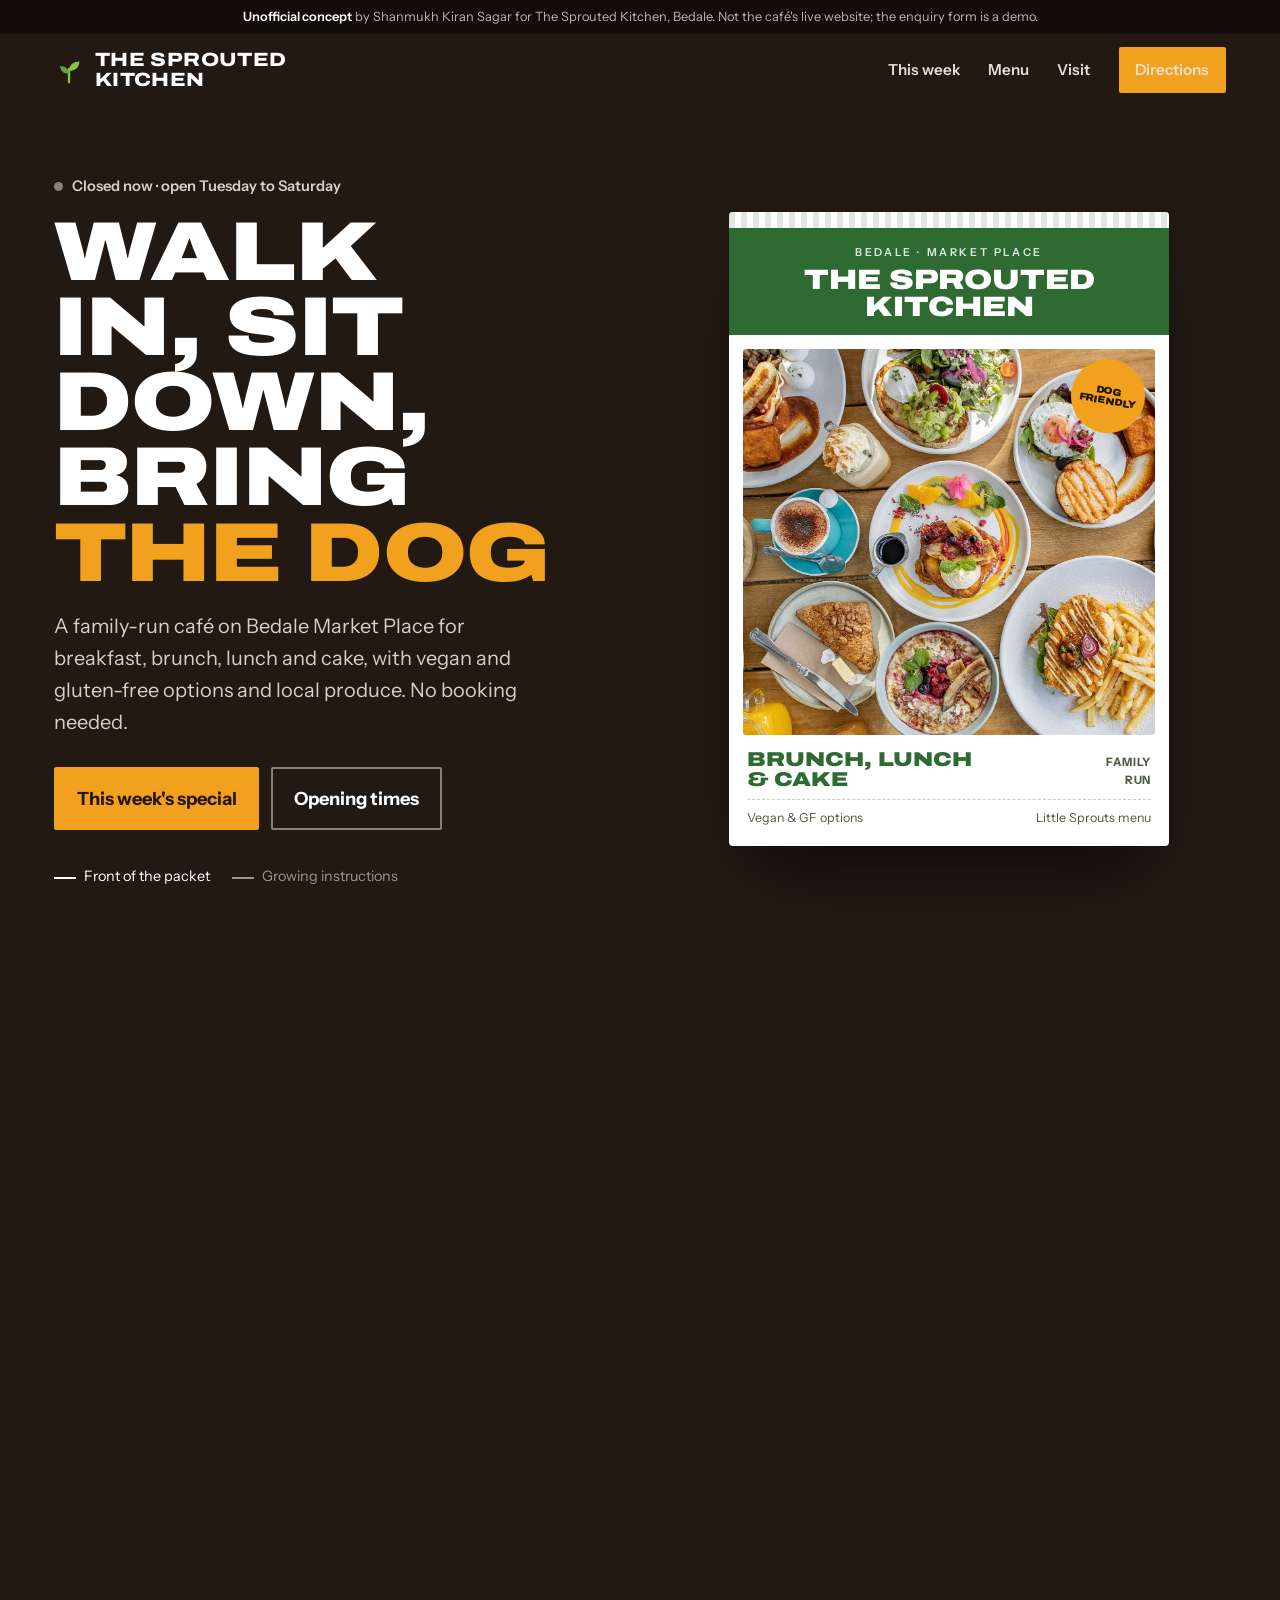
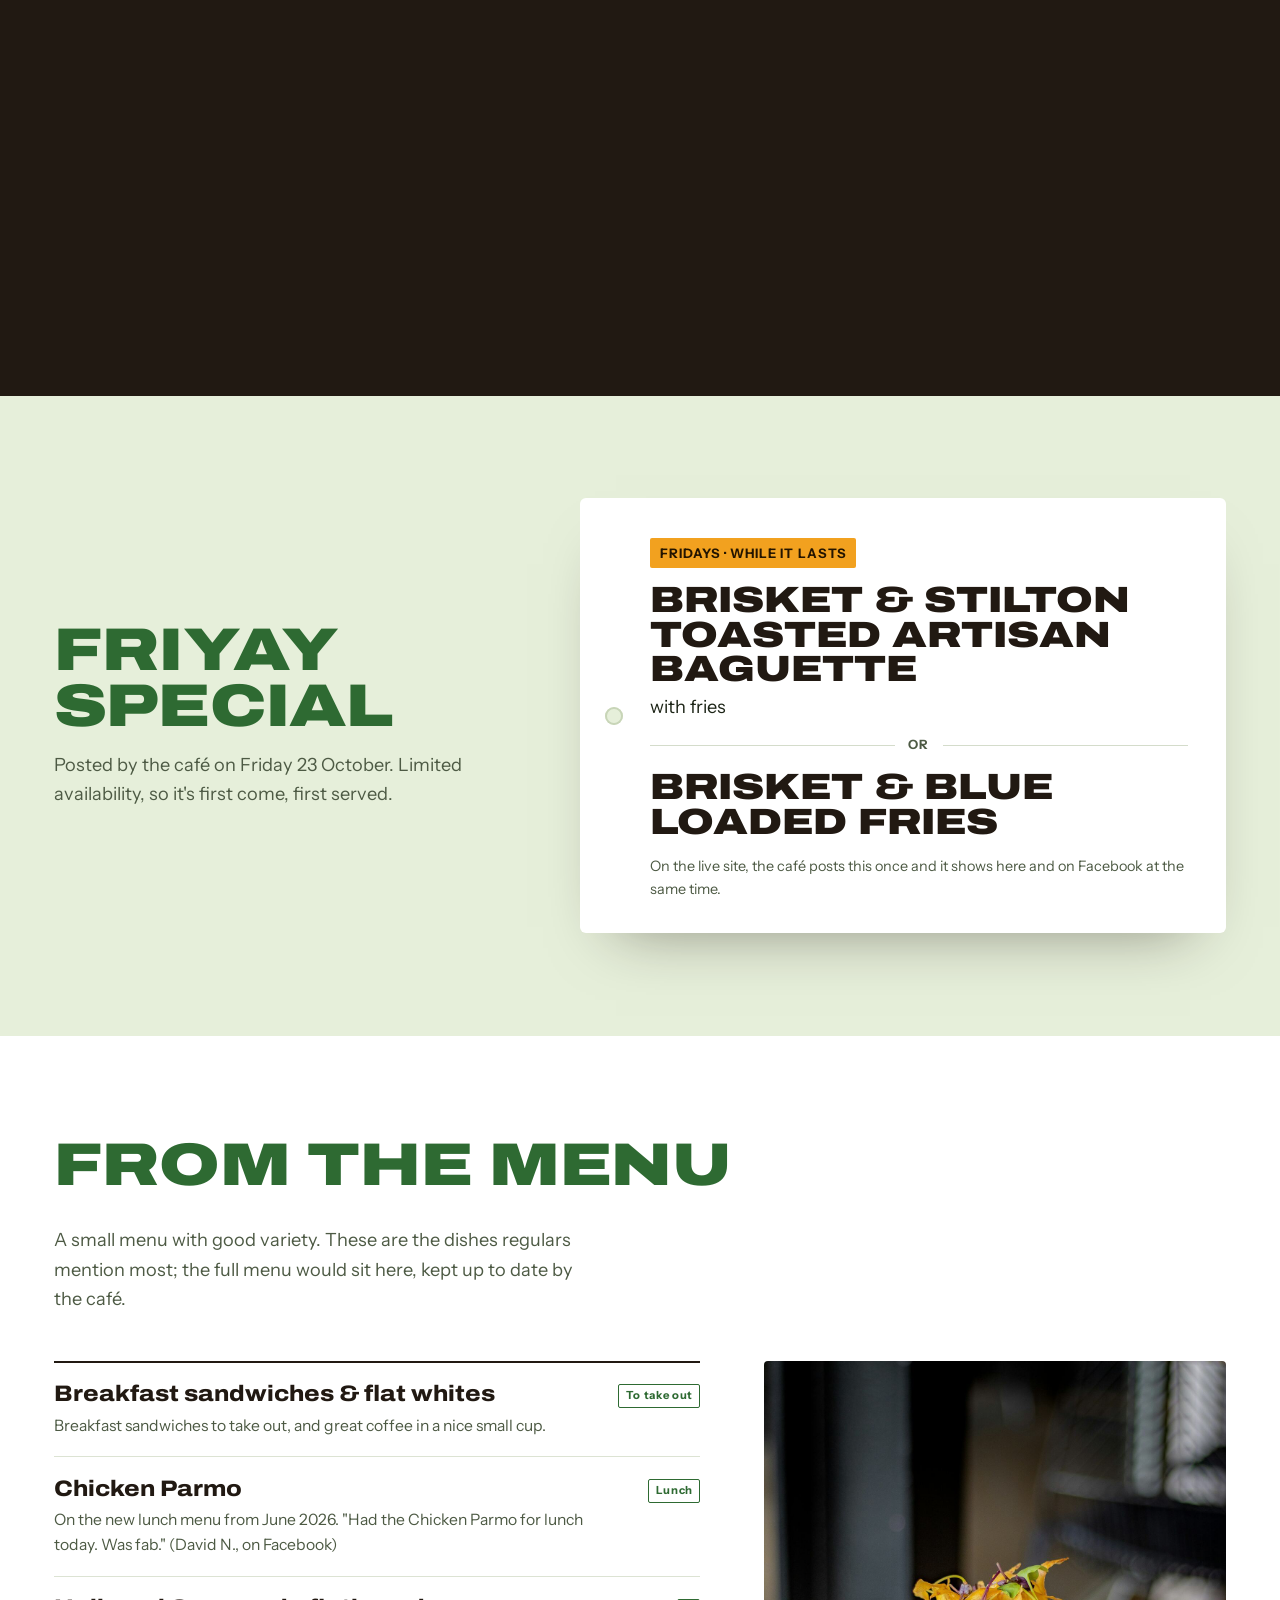
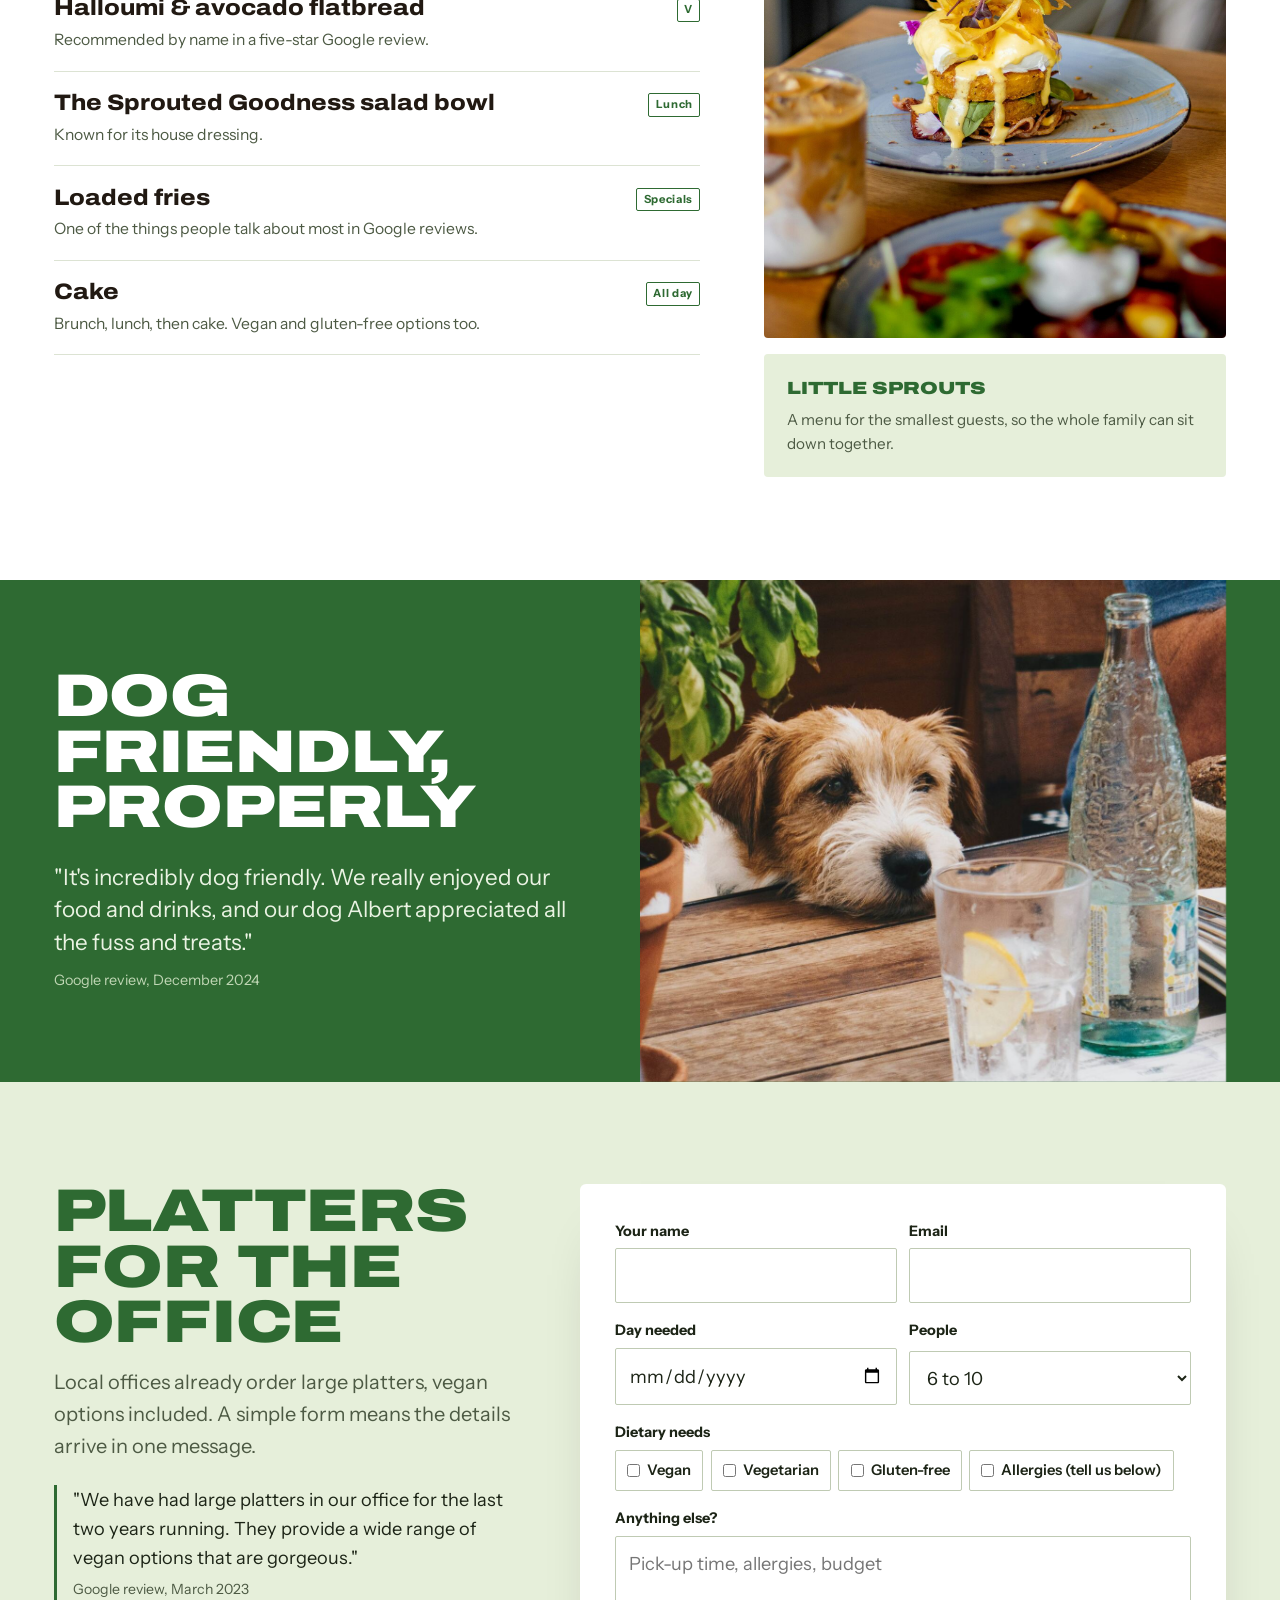
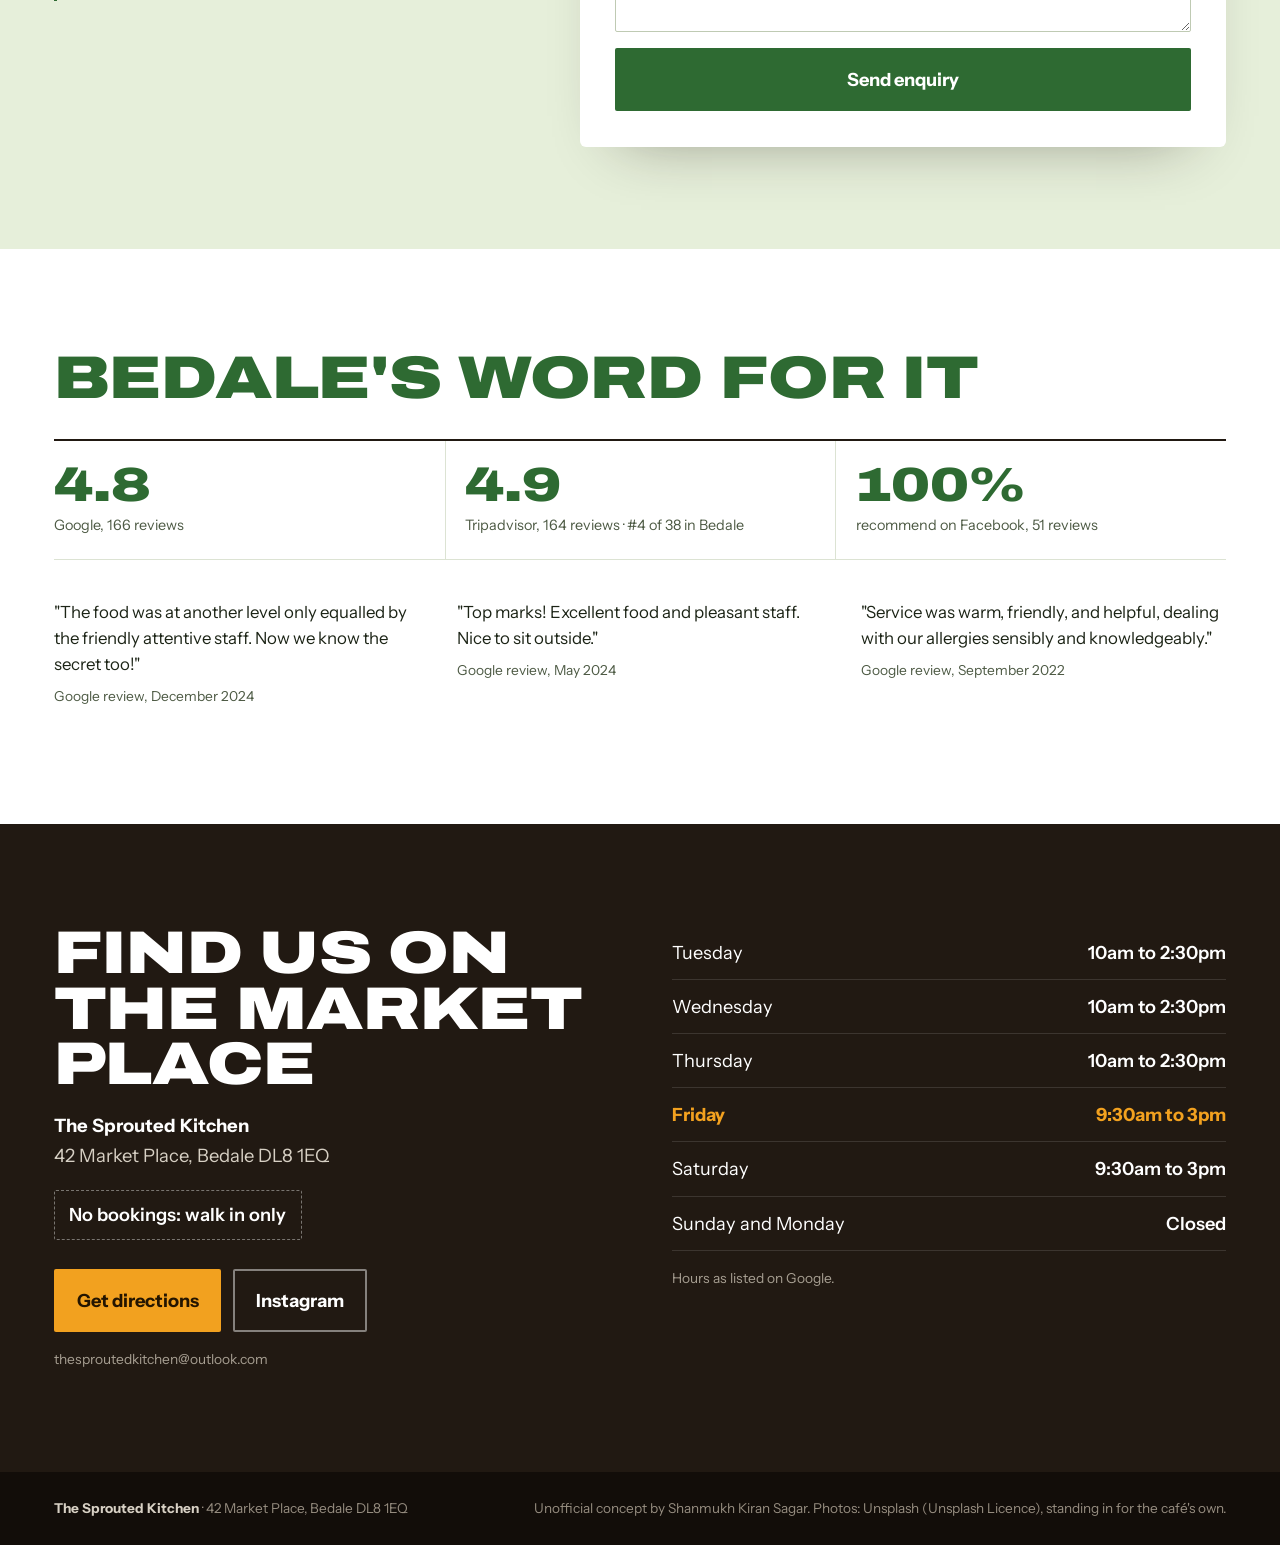
<file: sprouted-kitchen-bedale/index.html>
<!doctype html>
<html lang="en-GB">
<head>
<meta charset="utf-8">
<meta name="viewport" content="width=device-width, initial-scale=1, viewport-fit=cover">
<meta name="robots" content="noindex, nofollow">
<title>The Sprouted Kitchen · 42 Market Place, Bedale (concept)</title>
<meta name="description" content="Unofficial website concept for The Sprouted Kitchen, a family-run café on Bedale Market Place.">
<meta name="theme-color" content="#211912">
<link rel="preload" as="font" type="font/woff2" href="fonts/Archivo-400-900.woff2" crossorigin>
<style>
@font-face{font-family:"Archivo";font-weight:400 900;font-stretch:62% 125%;font-display:swap;src:url(fonts/Archivo-400-900.woff2) format("woff2")}
@font-face{font-family:"Instrument Sans";font-weight:400 700;font-display:swap;src:url(fonts/InstrumentSans-400-700.woff2) format("woff2")}
:root{
  --soil:#211912; --soil-2:#2E241B; --green:#2E6A32; --green-2:#24552A; --leaf:#E6EFDA; --leaf-2:#D5E4C3; --white:#fff;
  --ink:#1C2416; --muted:#4D5A44; --on-dark:#D7D0C4; --marigold:#F2A11F; --mari-ink:#8A5300;
  --disp:"Archivo","Arial Black",system-ui,sans-serif; --text:"Instrument Sans",system-ui,-apple-system,"Segoe UI",sans-serif;
  --pad:clamp(1.1rem,4.2vw,3.5rem); --ease:cubic-bezier(.22,1,.36,1);
}
*{box-sizing:border-box;margin:0;padding:0}
html{-webkit-text-size-adjust:100%;scroll-behavior:smooth}
body{font-family:var(--text);font-size:clamp(1rem,.96rem + .22vw,1.14rem);line-height:1.6;color:var(--ink);background:var(--leaf);overflow-x:hidden;-webkit-font-smoothing:antialiased}
img{display:block;max-width:100%}
a{color:inherit}
button,input,select,textarea{font:inherit;color:inherit}
:focus-visible{outline:3px solid var(--marigold);outline-offset:3px}
.wrap{width:min(1320px,100% - 2*var(--pad));margin-inline:auto}
.x{font-family:var(--disp);font-stretch:125%;font-weight:900;text-transform:uppercase;letter-spacing:-.005em}
.sr{position:absolute;width:1px;height:1px;overflow:hidden;clip:rect(0 0 0 0);white-space:nowrap}

.ribbon{background:#120D09;color:#BDB4A6;font-size:.8rem;text-align:center;padding:.5rem var(--pad);line-height:1.4}
.ribbon b{color:#fff;font-weight:600}

header.top{background:var(--soil);color:#fff}
header.top .wrap{display:flex;align-items:center;justify-content:space-between;gap:1rem;min-height:72px}
.mark{display:flex;align-items:center;gap:.7rem;text-decoration:none}
.mark svg{width:30px;height:30px;flex:none}
.mark b{font-family:var(--disp);font-stretch:118%;font-weight:800;font-size:clamp(1rem,.85rem + .5vw,1.2rem);letter-spacing:.02em;text-transform:uppercase;line-height:1.05}
.nav{display:flex;align-items:center;gap:clamp(1rem,2.2vw,2.2rem)}
.nav a{font-weight:600;font-size:.95rem;text-decoration:none;color:#E6DFD3}
.nav a:hover{color:#fff;text-decoration:underline;text-underline-offset:5px}
.go{display:inline-flex;align-items:center;gap:.5rem;background:var(--marigold);color:#241500;text-decoration:none;font-weight:700;padding:.7rem 1.05rem;border-radius:2px;white-space:nowrap}
.go:hover{background:#FFB43C}
@media (max-width:900px){.nav a.l{display:none}}
@media (max-width:400px){.mark b{font-size:.92rem}.go{padding:.6rem .75rem;font-size:.9rem}}

/* stage: hero + packet flip */
.stage{background:var(--soil);color:#fff;position:relative}
.stage-in{display:grid;grid-template-columns:minmax(0,6fr) minmax(0,6fr);gap:clamp(2rem,5vw,5rem);align-items:center;min-height:calc(100svh - 110px);padding:clamp(2rem,5vw,4rem) 0}
.copy .kick{display:inline-flex;gap:.6rem;align-items:center;font-weight:600;font-size:.92rem;color:var(--on-dark)}
.copy .kick i{width:9px;height:9px;border-radius:50%;background:#8A8275;flex:none}
.copy .kick.open i{background:#7DD35C;box-shadow:0 0 0 4px rgba(125,211,92,.18)}
h1{font-size:clamp(2.6rem,1.3rem + 4.9vw,5.6rem);line-height:.9;margin:1rem 0 1.2rem;color:#fff;text-wrap:balance}
h1 em{font-style:normal;color:var(--marigold)}
.lede{color:var(--on-dark);max-width:38ch;font-size:clamp(1.05rem,1rem + .35vw,1.25rem)}
.ctas{display:flex;flex-wrap:wrap;gap:.75rem;margin-top:1.8rem}
.btn{display:inline-flex;align-items:center;justify-content:center;gap:.5rem;font-weight:700;text-decoration:none;padding:.95rem 1.3rem;border-radius:2px;min-height:52px;border:2px solid transparent;cursor:pointer;background:none}
.btn.m{background:var(--marigold);color:#241500}
.btn.m:hover{background:#FFB43C}
.btn.o{border-color:rgba(255,255,255,.45);color:#fff}
.btn.o:hover{background:rgba(255,255,255,.07)}
.btn.g{background:var(--green);color:#fff}
.btn.g:hover{background:var(--green-2)}
.steps{margin-top:2.2rem;display:flex;gap:1.4rem;font-size:.9rem;color:#9E968A}
.steps span.on{color:#fff}
.steps span::before{content:"";display:inline-block;width:22px;height:2px;background:currentColor;vertical-align:middle;margin-right:.5rem}

.packet-wrap{perspective:1600px;display:flex;justify-content:center}
.packet{position:relative;width:min(440px,100%);aspect-ratio:5/7.2;transform-style:preserve-3d;transition:transform .9s var(--ease);will-change:transform}
.face{position:absolute;inset:0;backface-visibility:hidden;-webkit-backface-visibility:hidden;background:#fff;color:var(--ink);border-radius:4px;overflow:hidden;box-shadow:0 40px 70px -30px rgba(0,0,0,.7),0 0 0 1px rgba(0,0,0,.06);display:flex;flex-direction:column}
.face::before{content:"";position:absolute;left:0;right:0;top:0;height:16px;background:repeating-linear-gradient(90deg,#E3E7DD 0 6px,#fff 6px 12px);z-index:2}
.back{transform:rotateY(180deg)}
.f-head{background:var(--green);color:#fff;padding:2rem 1.2rem .9rem;text-align:center}
.f-head small{display:block;font-weight:600;letter-spacing:.24em;font-size:.68rem;text-transform:uppercase;opacity:.85}
.f-head b{display:block;font-family:var(--disp);font-stretch:125%;font-weight:900;text-transform:uppercase;font-size:clamp(1.25rem,.9rem + 1.3vw,1.75rem);line-height:.95;margin-top:.35rem}
.f-pic{position:relative;flex:1;margin:.9rem .9rem 0;border-radius:3px;overflow:hidden;min-height:0;background:var(--leaf-2)}
.f-pic img{width:100%;height:100%;object-fit:cover}
.f-pic .seal{position:absolute;right:.6rem;top:.6rem;width:74px;height:74px;border-radius:50%;background:var(--marigold);color:#241500;display:grid;place-items:center;text-align:center;font-family:var(--disp);font-stretch:110%;font-weight:900;font-size:.62rem;line-height:1.05;text-transform:uppercase;transform:rotate(10deg);padding:.4rem}
.f-foot{padding:.9rem 1.1rem 1.1rem;display:grid;grid-template-columns:1fr auto;gap:.3rem 1rem;align-items:end}
.f-foot .var{font-family:var(--disp);font-stretch:125%;font-weight:900;text-transform:uppercase;font-size:clamp(1rem,.8rem + .7vw,1.25rem);color:var(--green);line-height:1}
.f-foot .meta{font-size:.78rem;color:var(--muted);grid-column:1/-1;border-top:1px dashed #C9D2BE;padding-top:.5rem;margin-top:.3rem;display:flex;justify-content:space-between;gap:.6rem;flex-wrap:wrap}
.f-foot .wt{font-size:.72rem;font-weight:700;text-transform:uppercase;letter-spacing:.08em;color:var(--muted);text-align:right}
.b-body{padding:1.6rem 1.3rem 1.2rem;display:flex;flex-direction:column;gap:.9rem;flex:1}
.b-body h3{font-family:var(--disp);font-stretch:125%;font-weight:900;text-transform:uppercase;color:var(--green);font-size:1.2rem;line-height:1}
.inst{display:grid;grid-template-columns:auto 1fr;gap:.6rem .9rem;font-size:clamp(.88rem,.8rem + .3vw,1rem);line-height:1.4}
.inst dt{font-weight:700;text-transform:uppercase;font-size:.72rem;letter-spacing:.1em;color:var(--green);padding-top:.15rem}
.inst dd{color:var(--ink)}
.cal{display:grid;grid-template-columns:repeat(7,1fr);gap:3px;margin-top:.2rem}
.cal span{font-size:.66rem;font-weight:700;text-align:center;padding:.38rem 0;border-radius:2px;background:#EEF2E8;color:#7A8670}
.cal span.on{background:var(--green);color:#fff}
.rowart{width:100%;height:auto;margin-top:auto}
.b-foot{border-top:1px dashed #C9D2BE;padding-top:.7rem;font-size:.76rem;color:var(--muted);display:flex;justify-content:space-between;gap:.5rem;flex-wrap:wrap}
.turn{display:none}
@media (min-width:961px){
  .stage{height:210vh}
  .stage-sticky{position:sticky;top:0}
}
@media (max-width:960px){
  .stage-in{grid-template-columns:1fr;min-height:0;gap:2rem;padding-bottom:3rem}
  .steps{display:none}
  .turn{display:inline-flex;margin:1.2rem auto 0}
  .packet-col{display:flex;flex-direction:column;align-items:center}
  .packet{width:min(300px,80vw)}
  .stage-in{gap:1.4rem}.copy{display:contents}.kick{order:1}h1{order:2;margin:0}.packet-col{order:3}.lede{order:4}.ctas{order:5;margin-top:0}
}
@media (max-width:360px){h1{font-size:2.2rem}}
@media (max-width:360px){.f-pic .seal{width:62px;height:62px;font-size:.55rem}.b-body{padding:1.3rem 1rem 1rem;gap:.7rem}.inst{font-size:.85rem}}

/* special */
.special{padding:clamp(3.5rem,8vw,7rem) 0;background:var(--leaf)}
.special .wrap{display:grid;grid-template-columns:minmax(0,5fr) minmax(0,7fr);gap:clamp(2rem,5vw,5rem);align-items:center}
h2{font-size:clamp(2rem,1.2rem + 3.2vw,4rem);line-height:.92;color:var(--green);text-wrap:balance}
.special p.s{color:var(--muted);margin-top:1rem;max-width:40ch}
.tag{position:relative;background:#fff;border-radius:6px;padding:clamp(1.4rem,3vw,2.4rem) clamp(1.4rem,3vw,2.4rem) clamp(1.4rem,3vw,2rem) clamp(3.2rem,6vw,4.4rem);box-shadow:0 30px 60px -36px rgba(33,25,18,.5)}
.tag::before{content:"";position:absolute;left:clamp(1.1rem,2.2vw,1.6rem);top:50%;width:18px;height:18px;margin-top:-9px;border-radius:50%;background:var(--leaf);box-shadow:inset 0 0 0 2px #C8D5B8}
.tag .when{display:inline-block;background:var(--marigold);color:#241500;font-weight:700;font-size:.82rem;letter-spacing:.08em;text-transform:uppercase;padding:.3rem .6rem;border-radius:2px}
.tag h3{font-family:var(--disp);font-stretch:125%;font-weight:900;text-transform:uppercase;font-size:clamp(1.4rem,1rem + 1.6vw,2.3rem);line-height:.95;margin:.9rem 0 .3rem;color:var(--soil)}
.tag .or{display:flex;align-items:center;gap:.8rem;margin:.9rem 0;color:var(--muted);font-weight:700;text-transform:uppercase;font-size:.8rem;letter-spacing:.14em}
.tag .or::before,.tag .or::after{content:"";height:1px;background:#D4DCCB;flex:1}
.tag .fine{color:var(--muted);font-size:.9rem;margin-top:1rem}
@media (max-width:860px){.special .wrap{grid-template-columns:1fr}}

/* catalogue */
.cat{background:#fff;padding:clamp(3.5rem,8vw,7rem) 0}
.cat-h{display:flex;justify-content:space-between;align-items:end;gap:2rem;flex-wrap:wrap}
.cat-h p{max-width:44ch;color:var(--muted)}
.cat-grid{display:grid;grid-template-columns:minmax(0,7fr) minmax(0,5fr);gap:clamp(2rem,5vw,5rem);margin-top:clamp(2rem,4vw,3rem)}
.items{list-style:none;border-top:2px solid var(--soil)}
.items li{display:grid;grid-template-columns:minmax(0,1fr) auto;gap:.3rem 1.5rem;padding:1.15rem 0;border-bottom:1px solid #DCE3D3}
.items h3{font-family:var(--disp);font-stretch:112%;font-weight:800;font-size:clamp(1.12rem,1rem + .5vw,1.4rem);line-height:1.15;color:var(--soil)}
.items p{grid-column:1/-1;color:var(--muted);font-size:.98rem;max-width:56ch}
.items .k{display:flex;gap:.35rem;align-items:start;padding-top:.2rem}
.items .k span{font-size:.7rem;font-weight:700;letter-spacing:.06em;border:1.5px solid var(--green);color:var(--green);padding:.12rem .4rem;border-radius:2px;white-space:nowrap}
.side{display:flex;flex-direction:column;gap:1rem}
.side figure{border-radius:4px;overflow:hidden;aspect-ratio:4/5}
.side figure img{width:100%;height:100%;object-fit:cover}
.sprouts{background:var(--leaf);border-radius:4px;padding:1.3rem 1.4rem}
.sprouts b{font-family:var(--disp);font-stretch:125%;font-weight:900;text-transform:uppercase;color:var(--green);font-size:1.1rem;display:block}
.sprouts p{color:var(--muted);font-size:.95rem;margin-top:.3rem}
@media (max-width:900px){.cat-grid{grid-template-columns:1fr}.side{flex-direction:column}.side figure{aspect-ratio:16/10}}

/* dogs */
.dogs{background:var(--green);color:#fff;overflow:hidden}
.dogs .wrap{display:grid;grid-template-columns:minmax(0,6fr) minmax(0,6fr);gap:0;align-items:stretch}
.dogs .txt{padding:clamp(3rem,7vw,6rem) clamp(0rem,4vw,4rem) clamp(3rem,7vw,6rem) 0}
.dogs h2{color:#fff}
.dogs blockquote{margin-top:1.6rem;font-size:clamp(1.1rem,1rem + .5vw,1.4rem);line-height:1.45;max-width:36ch;color:#EAF3E3}
.dogs cite{display:block;font-style:normal;font-size:.9rem;color:#BFD6B4;margin-top:.7rem}
.dogs figure{position:relative;min-height:340px}
.dogs figure img{position:absolute;inset:0;width:100%;height:100%;object-fit:cover}
@media (max-width:860px){.dogs .wrap{grid-template-columns:1fr;width:100%}.dogs .txt{padding:3rem var(--pad)}.dogs figure{min-height:300px}}

/* platters form */
.platter{padding:clamp(3.5rem,8vw,7rem) 0;background:var(--leaf)}
.platter .wrap{display:grid;grid-template-columns:minmax(0,5fr) minmax(0,7fr);gap:clamp(2rem,5vw,5rem);align-items:start}
.platter .q{margin-top:1.4rem;border-left:3px solid var(--green);padding-left:1rem;color:var(--ink)}
.platter .q cite{display:block;font-style:normal;color:var(--muted);font-size:.88rem;margin-top:.4rem}
form.card{background:#fff;border-radius:6px;padding:clamp(1.2rem,3vw,2.2rem);box-shadow:0 30px 60px -40px rgba(33,25,18,.45)}
.f{display:grid;gap:.35rem;margin-bottom:1rem}
.f label{font-weight:700;font-size:.9rem}
.f input,.f select,.f textarea{width:100%;border:1.5px solid #BFCAB3;border-radius:2px;padding:.75rem .8rem;background:#fff;min-height:48px}
.f textarea{min-height:96px;resize:vertical}
.f input:focus,.f select:focus,.f textarea:focus{border-color:var(--green);outline:2px solid rgba(46,106,50,.2)}
.two{display:grid;grid-template-columns:1fr 1fr;gap:.8rem}
.checks{display:flex;flex-wrap:wrap;gap:.45rem}
.checks label{display:inline-flex;align-items:center;gap:.45rem;border:1.5px solid #BFCAB3;border-radius:2px;padding:.5rem .7rem;font-weight:600;font-size:.92rem;cursor:pointer}
.checks input{accent-color:var(--green);width:auto;min-height:0;margin:0}
form.card .btn{width:100%}
.done{display:none;background:#EDF6E6;border:1.5px solid #A9CF95;border-radius:3px;padding:1rem;margin-top:1rem;font-size:.95rem}
.done.show{display:block}
@media (max-width:900px){.platter .wrap{grid-template-columns:1fr}}
@media (max-width:420px){.two{grid-template-columns:1fr}}

/* reviews */
.rev{background:#fff;padding:clamp(3.5rem,8vw,7rem) 0}
.scores{display:grid;grid-template-columns:repeat(3,minmax(0,1fr));border-top:2px solid var(--soil);border-bottom:1px solid #DCE3D3;margin-top:2rem}
.scores div{padding:1.3rem 1rem 1.3rem 0}
.scores div+div{border-left:1px solid #DCE3D3;padding-left:1.2rem}
.scores b{display:block;font-family:var(--disp);font-stretch:125%;font-weight:900;font-size:clamp(2rem,1.4rem + 2vw,3.2rem);line-height:1;color:var(--green)}
.scores span{font-size:.9rem;color:var(--muted)}
.quotes{columns:3 18rem;column-gap:2.4rem;margin-top:2.4rem}
.quotes figure{break-inside:avoid;margin-bottom:2rem}
.quotes blockquote{font-size:1.05rem;line-height:1.55}
.quotes figcaption{font-size:.86rem;color:var(--muted);margin-top:.5rem}
@media (max-width:560px){.scores{grid-template-columns:1fr}.scores div+div{border-left:0;padding-left:0;border-top:1px solid #DCE3D3}}

/* visit */
.visit{background:var(--soil);color:#fff;padding:clamp(3.5rem,8vw,6.5rem) 0}
.visit .wrap{display:grid;grid-template-columns:minmax(0,6fr) minmax(0,6fr);gap:clamp(2rem,5vw,5rem)}
.visit h2{color:#fff}
.visit .addr{margin-top:1.2rem;font-size:1.15rem;color:var(--on-dark)}
.visit .addr b{color:#fff}
.hours{width:100%;border-collapse:collapse}
.hours td{padding:.75rem 0;border-bottom:1px solid rgba(255,255,255,.12)}
.hours td:last-child{text-align:right;font-weight:600}
.hours tr.today td{color:var(--marigold);font-weight:700}
.walk{margin-top:1.2rem;display:inline-block;border:1.5px dashed rgba(255,255,255,.4);padding:.6rem .9rem;border-radius:2px;font-weight:600}
.small{font-size:.86rem;color:#A79F92;margin-top:1rem}
@media (max-width:860px){.visit .wrap{grid-template-columns:1fr}}
footer{background:#120D09;color:#968D80;font-size:.85rem;padding:1.6rem 0 calc(1.6rem + env(safe-area-inset-bottom))}
footer .wrap{display:flex;justify-content:space-between;gap:1rem;flex-wrap:wrap}
.bar{display:none}
@media (max-width:760px){
  .bar{display:grid;grid-template-columns:1fr 1fr;position:fixed;left:0;right:0;bottom:0;z-index:50;background:var(--soil);padding:.55rem .55rem calc(.55rem + env(safe-area-inset-bottom));gap:.55rem;box-shadow:0 -10px 30px rgba(0,0,0,.3)}
  .bar a{display:flex;align-items:center;justify-content:center;min-height:50px;border-radius:2px;font-weight:700;text-decoration:none;color:#fff;background:var(--green)}
  .bar a.m{background:var(--marigold);color:#241500}
  footer{padding-bottom:calc(5.5rem + env(safe-area-inset-bottom))}
}
@media (prefers-reduced-motion:reduce){html{scroll-behavior:auto}.packet{transition:none}}
@media (forced-colors:active){.face,.tag,form.card{border:1px solid CanvasText}.btn,.go{border:2px solid ButtonText}}
</style>
</head>
<body>
<div class="ribbon"><b>Unofficial concept</b> by Shanmukh Kiran Sagar for The Sprouted Kitchen, Bedale. Not the café's live website; the enquiry form is a demo.</div>

<header class="top">
  <div class="wrap">
    <a class="mark" href="#top" aria-label="The Sprouted Kitchen"><svg viewBox="0 0 32 32" aria-hidden="true"><path d="M16 29V15" stroke="#8CC63F" stroke-width="2.4" stroke-linecap="round"/><path d="M16 17c0-6 4.5-10 11-10 0 6.5-4.5 10-11 10Z" fill="#8CC63F"/><path d="M16 20c0-5-3.8-8.4-9.5-8.4 0 5.4 3.8 8.4 9.5 8.4Z" fill="#5EA33B"/></svg><b>The Sprouted<br>Kitchen</b></a>
    <nav class="nav" aria-label="Main">
      <a class="l" href="#special">This week</a>
      <a class="l" href="#menu">Menu</a>
      <a class="l" href="#visit">Visit</a>
      <a class="go" href="https://www.google.com/maps/search/?api=1&amp;query=The+Sprouted+Kitchen+42+Market+Place+Bedale+DL8+1EQ" target="_blank" rel="noopener">Directions</a>
    </nav>
  </div>
</header>

<main id="top">
<section class="stage" id="stage" aria-labelledby="h1">
  <div class="stage-sticky">
    <div class="wrap stage-in">
      <div class="copy">
        <span class="kick" id="kick"><i></i><span>Tuesday to Saturday · walk-ins only</span></span>
        <h1 class="x" id="h1">Walk in, sit down, bring <em>the dog</em></h1>
        <p class="lede">A family-run café on Bedale Market Place for breakfast, brunch, lunch and cake, with vegan and gluten-free options and local produce. No booking needed.</p>
        <div class="ctas">
          <a class="btn m" href="#special">This week's special</a>
          <a class="btn o" href="#visit">Opening times</a>
        </div>
        <div class="steps" aria-hidden="true"><span class="on" id="s1">Front of the packet</span><span id="s2">Growing instructions</span></div>
      </div>
      <div class="packet-col">
        <div class="packet-wrap">
          <div class="packet" id="packet">
            <div class="face front" aria-label="Packet front">
              <div class="f-head"><small>Bedale · Market Place</small><b>The Sprouted Kitchen</b></div>
              <div class="f-pic"><img src="img/table.jpg" alt="A table full of brunch plates, fries and coffee" fetchpriority="high"><span class="seal">Dog<br>friendly</span></div>
              <div class="f-foot">
                <span class="var">Brunch, lunch<br>&amp; cake</span><span class="wt">Family<br>run</span>
                <span class="meta"><span>Vegan &amp; GF options</span><span>Little Sprouts menu</span></span>
              </div>
            </div>
            <div class="face back" aria-label="Packet back: how to visit">
              <div class="f-head"><small>Growing instructions</small><b>How to visit</b></div>
              <div class="b-body">
                <dl class="inst">
                  <dt>Sow</dt><dd>Tuesday to Saturday</dd>
                  <dt>Sprouts</dt><dd>10am Tue to Thu, 9:30am Fri and Sat</dd>
                  <dt>Harvest</dt><dd>Until 2:30pm, or 3pm Fri and Sat</dd>
                  <dt>Spacing</dt><dd>No bookings. Walk in and find a table.</dd>
                  <dt>Plot</dt><dd>42 Market Place, Bedale DL8 1EQ</dd>
                  <dt>Companions</dt><dd>Dogs very welcome</dd>
                </dl>
                <div class="cal" aria-hidden="true"><span>M</span><span class="on">T</span><span class="on">W</span><span class="on">T</span><span class="on">F</span><span class="on">S</span><span>S</span></div>
                <svg class="rowart" viewBox="0 0 320 64" preserveAspectRatio="xMidYMax meet" aria-hidden="true"><path d="M0 62h320" stroke="#8A6A4A" stroke-width="2" stroke-dasharray="2 6"/><g fill="none" stroke="#2E6A32" stroke-width="2" stroke-linecap="round"><path d="M30 62V40"/><path d="M30 46c0-9 7-15 16-15 0 9-7 15-16 15Z" fill="#8CC63F"/><path d="M30 50c0-7-5-12-12-12 0 7 5 12 12 12Z" fill="#5EA33B"/><path d="M110 62V30"/><path d="M110 38c0-11 8-18 19-18 0 11-8 18-19 18Z" fill="#8CC63F"/><path d="M110 44c0-9-7-15-15-15 0 9 7 15 15 15Z" fill="#5EA33B"/><path d="M190 62V44"/><path d="M190 49c0-7 5-12 12-12 0 7-5 12-12 12Z" fill="#8CC63F"/><path d="M270 62V24"/><path d="M270 33c0-12 9-20 21-20 0 12-9 20-21 20Z" fill="#8CC63F"/><path d="M270 41c0-10-8-17-17-17 0 10 8 17 17 17Z" fill="#5EA33B"/></g></svg>
                <div class="b-foot"><span>Packed in Bedale</span><span>Best enjoyed warm</span></div>
              </div>
            </div>
          </div>
        </div>
        <button class="btn g turn" id="turn" type="button" aria-pressed="false">Turn the packet over</button>
      </div>
    </div>
  </div>
</section>

<section class="special" id="special" aria-labelledby="h2s">
  <div class="wrap">
    <div>
      <h2 class="x" id="h2s">Friyay special</h2>
      <p class="s">Posted by the café on Friday 23 October. Limited availability, so it's first come, first served.</p>
    </div>
    <div class="tag">
      <span class="when">Fridays · while it lasts</span>
      <h3>Brisket &amp; Stilton toasted artisan baguette</h3>
      <p>with fries</p>
      <div class="or">or</div>
      <h3>Brisket &amp; Blue loaded fries</h3>
      <p class="fine">On the live site, the café posts this once and it shows here and on Facebook at the same time.</p>
    </div>
  </div>
</section>

<section class="cat" id="menu" aria-labelledby="h2m">
  <div class="wrap">
    <div class="cat-h">
      <h2 class="x" id="h2m">From the menu</h2>
      <p>A small menu with good variety. These are the dishes regulars mention most; the full menu would sit here, kept up to date by the café.</p>
    </div>
    <div class="cat-grid">
      <ul class="items">
        <li><h3>Breakfast sandwiches &amp; flat whites</h3><div class="k"><span>To take out</span></div><p>Breakfast sandwiches to take out, and great coffee in a nice small cup.</p></li>
        <li><h3>Chicken Parmo</h3><div class="k"><span>Lunch</span></div><p>On the new lunch menu from June 2026. "Had the Chicken Parmo for lunch today. Was fab." (David N., on Facebook)</p></li>
        <li><h3>Halloumi &amp; avocado flatbread</h3><div class="k"><span>V</span></div><p>Recommended by name in a five-star Google review.</p></li>
        <li><h3>The Sprouted Goodness salad bowl</h3><div class="k"><span>Lunch</span></div><p>Known for its house dressing.</p></li>
        <li><h3>Loaded fries</h3><div class="k"><span>Specials</span></div><p>One of the things people talk about most in Google reviews.</p></li>
        <li><h3>Cake</h3><div class="k"><span>All day</span></div><p>Brunch, lunch, then cake. Vegan and gluten-free options too.</p></li>
      </ul>
      <aside class="side">
        <figure><img src="img/brunch.jpg" alt="Brunch plates and a coffee on a wooden table" loading="lazy"></figure>
        <div class="sprouts"><b>Little Sprouts</b><p>A menu for the smallest guests, so the whole family can sit down together.</p></div>
      </aside>
    </div>
  </div>
</section>

<section class="dogs" aria-labelledby="h2d">
  <div class="wrap">
    <div class="txt">
      <h2 class="x" id="h2d">Dog friendly, properly</h2>
      <blockquote>"It's incredibly dog friendly. We really enjoyed our food and drinks, and our dog Albert appreciated all the fuss and treats."</blockquote>
      <cite>Google review, December 2024</cite>
    </div>
    <figure><img src="img/dog.jpg" alt="A scruffy terrier resting its chin on a café table" loading="lazy"></figure>
  </div>
</section>

<section class="platter" aria-labelledby="h2p">
  <div class="wrap">
    <div>
      <h2 class="x" id="h2p">Platters for the office</h2>
      <p class="lede" style="color:var(--muted);margin-top:1rem">Local offices already order large platters, vegan options included. A simple form means the details arrive in one message.</p>
      <p class="q">"We have had large platters in our office for the last two years running. They provide a wide range of vegan options that are gorgeous."<cite>Google review, March 2023</cite></p>
    </div>
    <form class="card" id="pform" novalidate>
      <div class="two">
        <div class="f"><label for="n">Your name</label><input id="n" autocomplete="name"></div>
        <div class="f"><label for="e">Email</label><input id="e" type="email" autocomplete="email"></div>
      </div>
      <div class="two">
        <div class="f"><label for="d">Day needed</label><input id="d" type="date"></div>
        <div class="f"><label for="p">People</label><select id="p"><option>6 to 10</option><option>10 to 20</option><option>20 to 40</option><option>40+</option></select></div>
      </div>
      <fieldset class="f" style="border:0"><legend style="font-weight:700;font-size:.9rem;margin-bottom:.35rem">Dietary needs</legend>
        <div class="checks"><label><input type="checkbox"> Vegan</label><label><input type="checkbox"> Vegetarian</label><label><input type="checkbox"> Gluten-free</label><label><input type="checkbox"> Allergies (tell us below)</label></div>
      </fieldset>
      <div class="f"><label for="m">Anything else?</label><textarea id="m" placeholder="Pick-up time, allergies, budget"></textarea></div>
      <button class="btn g" type="submit">Send enquiry</button>
      <div class="done" id="done" role="status" aria-live="polite"></div>
    </form>
  </div>
</section>

<section class="rev" aria-labelledby="h2r">
  <div class="wrap">
    <h2 class="x" id="h2r">Bedale's word for it</h2>
    <div class="scores">
      <div><b>4.8</b><span>Google, 166 reviews</span></div>
      <div><b>4.9</b><span>Tripadvisor, 164 reviews · #4 of 38 in Bedale</span></div>
      <div><b>100%</b><span>recommend on Facebook, 51 reviews</span></div>
    </div>
    <div class="quotes">
      <figure><blockquote>"The food was at another level only equalled by the friendly attentive staff. Now we know the secret too!"</blockquote><figcaption>Google review, December 2024</figcaption></figure>
      <figure><blockquote>"Top marks! Excellent food and pleasant staff. Nice to sit outside."</blockquote><figcaption>Google review, May 2024</figcaption></figure>
      <figure><blockquote>"Service was warm, friendly, and helpful, dealing with our allergies sensibly and knowledgeably."</blockquote><figcaption>Google review, September 2022</figcaption></figure>
    </div>
  </div>
</section>

<section class="visit" id="visit" aria-labelledby="h2v">
  <div class="wrap">
    <div>
      <h2 class="x" id="h2v">Find us on the Market Place</h2>
      <p class="addr"><b>The Sprouted Kitchen</b><br>42 Market Place, Bedale DL8 1EQ</p>
      <span class="walk">No bookings: walk in only</span>
      <div class="ctas">
        <a class="btn m" href="https://www.google.com/maps/search/?api=1&amp;query=The+Sprouted+Kitchen+42+Market+Place+Bedale+DL8+1EQ" target="_blank" rel="noopener">Get directions</a>
        <a class="btn o" href="https://www.instagram.com/the_sprouted.kitchen/" target="_blank" rel="noopener">Instagram</a>
      </div>
      <p class="small">thesproutedkitchen@outlook.com</p>
    </div>
    <div>
      <table class="hours" aria-label="Opening hours"><tbody id="hours">
        <tr data-d="2"><td>Tuesday</td><td>10am to 2:30pm</td></tr>
        <tr data-d="3"><td>Wednesday</td><td>10am to 2:30pm</td></tr>
        <tr data-d="4"><td>Thursday</td><td>10am to 2:30pm</td></tr>
        <tr data-d="5"><td>Friday</td><td>9:30am to 3pm</td></tr>
        <tr data-d="6"><td>Saturday</td><td>9:30am to 3pm</td></tr>
        <tr data-d="0"><td>Sunday and Monday</td><td>Closed</td></tr>
      </tbody></table>
      <p class="small">Hours as listed on Google.</p>
    </div>
  </div>
</section>
</main>

<footer><div class="wrap"><span><b style="color:#D7D0C4">The Sprouted Kitchen</b> · 42 Market Place, Bedale DL8 1EQ</span><span>Unofficial concept by Shanmukh Kiran Sagar. Photos: Unsplash (Unsplash Licence), standing in for the café's own.</span></div></footer>
<nav class="bar" aria-label="Quick actions"><a class="m" href="https://www.google.com/maps/search/?api=1&amp;query=The+Sprouted+Kitchen+42+Market+Place+Bedale+DL8+1EQ" target="_blank" rel="noopener">Directions</a><a href="#special">This week</a></nav>

<script>
(function(){
  var reduce=matchMedia('(prefers-reduced-motion: reduce)').matches;
  function uk(){var p=new Intl.DateTimeFormat('en-GB',{timeZone:'Europe/London',weekday:'short',hour:'numeric',minute:'numeric',hour12:false}).formatToParts(new Date()),o={};p.forEach(function(x){o[x.type]=x.value});return{d:{Sun:0,Mon:1,Tue:2,Wed:3,Thu:4,Fri:5,Sat:6}[o.weekday],m:(+o.hour%24)*60+(+o.minute)}}
  var t=uk(), hrs={2:[600,870],3:[600,870],4:[600,870],5:[570,900],6:[570,900]};
  var k=document.getElementById('kick'), ks=k.querySelector('span'), h=hrs[t.d];
  if(h&&t.m>=h[0]&&t.m<h[1]){k.classList.add('open');ks.textContent='Open now · walk straight in';}
  else if(h&&t.m<h[0]){ks.textContent='Opens today at '+(h[0]===600?'10am':'9:30am')+' · walk-ins only';}
  else ks.textContent='Closed now · open Tuesday to Saturday';
  var row=document.querySelector('#hours tr[data-d="'+(t.d===1?0:t.d)+'"]'); if(row) row.classList.add('today');

  var packet=document.getElementById('packet'), stage=document.getElementById('stage'), s1=document.getElementById('s1'), s2=document.getElementById('s2');
  var desk=matchMedia('(min-width:961px)');
  function onScroll(){
    if(!desk.matches||reduce) return;
    var r=stage.getBoundingClientRect(), total=stage.offsetHeight-innerHeight;
    var p=Math.min(1,Math.max(0,-r.top/Math.max(1,total)));
    var e=p<.25?0:p>.75?1:(p-.25)/.5; e=e<.5?2*e*e:1-Math.pow(-2*e+2,2)/2;
    packet.style.transition='none';
    packet.style.transform='rotateY('+(e*180).toFixed(1)+'deg) rotateZ('+((1-Math.abs(e-.5)*2)*-3).toFixed(2)+'deg)';
    var back=e>.5; s1.classList.toggle('on',!back); s2.classList.toggle('on',back);
  }
  addEventListener('scroll',onScroll,{passive:true}); onScroll();
  var turn=document.getElementById('turn'), flipped=false;
  turn.addEventListener('click',function(){flipped=!flipped;packet.style.transition='';packet.style.transform=flipped?'rotateY(180deg)':'rotateY(0)';turn.setAttribute('aria-pressed',flipped);turn.textContent=flipped?'Turn back to the front':'Turn the packet over';});
  desk.addEventListener&&desk.addEventListener('change',function(){packet.style.transform='';flipped=false;onScroll();});

  var f=document.getElementById('pform'), done=document.getElementById('done'), d=document.getElementById('d');
  d.min=new Date().toISOString().slice(0,10);
  f.addEventListener('submit',function(e){e.preventDefault();var n=document.getElementById('n').value.trim()||'there';done.textContent='Thanks '+n+'. Demo only: on the live site this enquiry would land in the caf\u00e9\u2019s inbox with everything they need to quote.';done.classList.add('show');});
})();
</script>
</body>
</html>
</file>
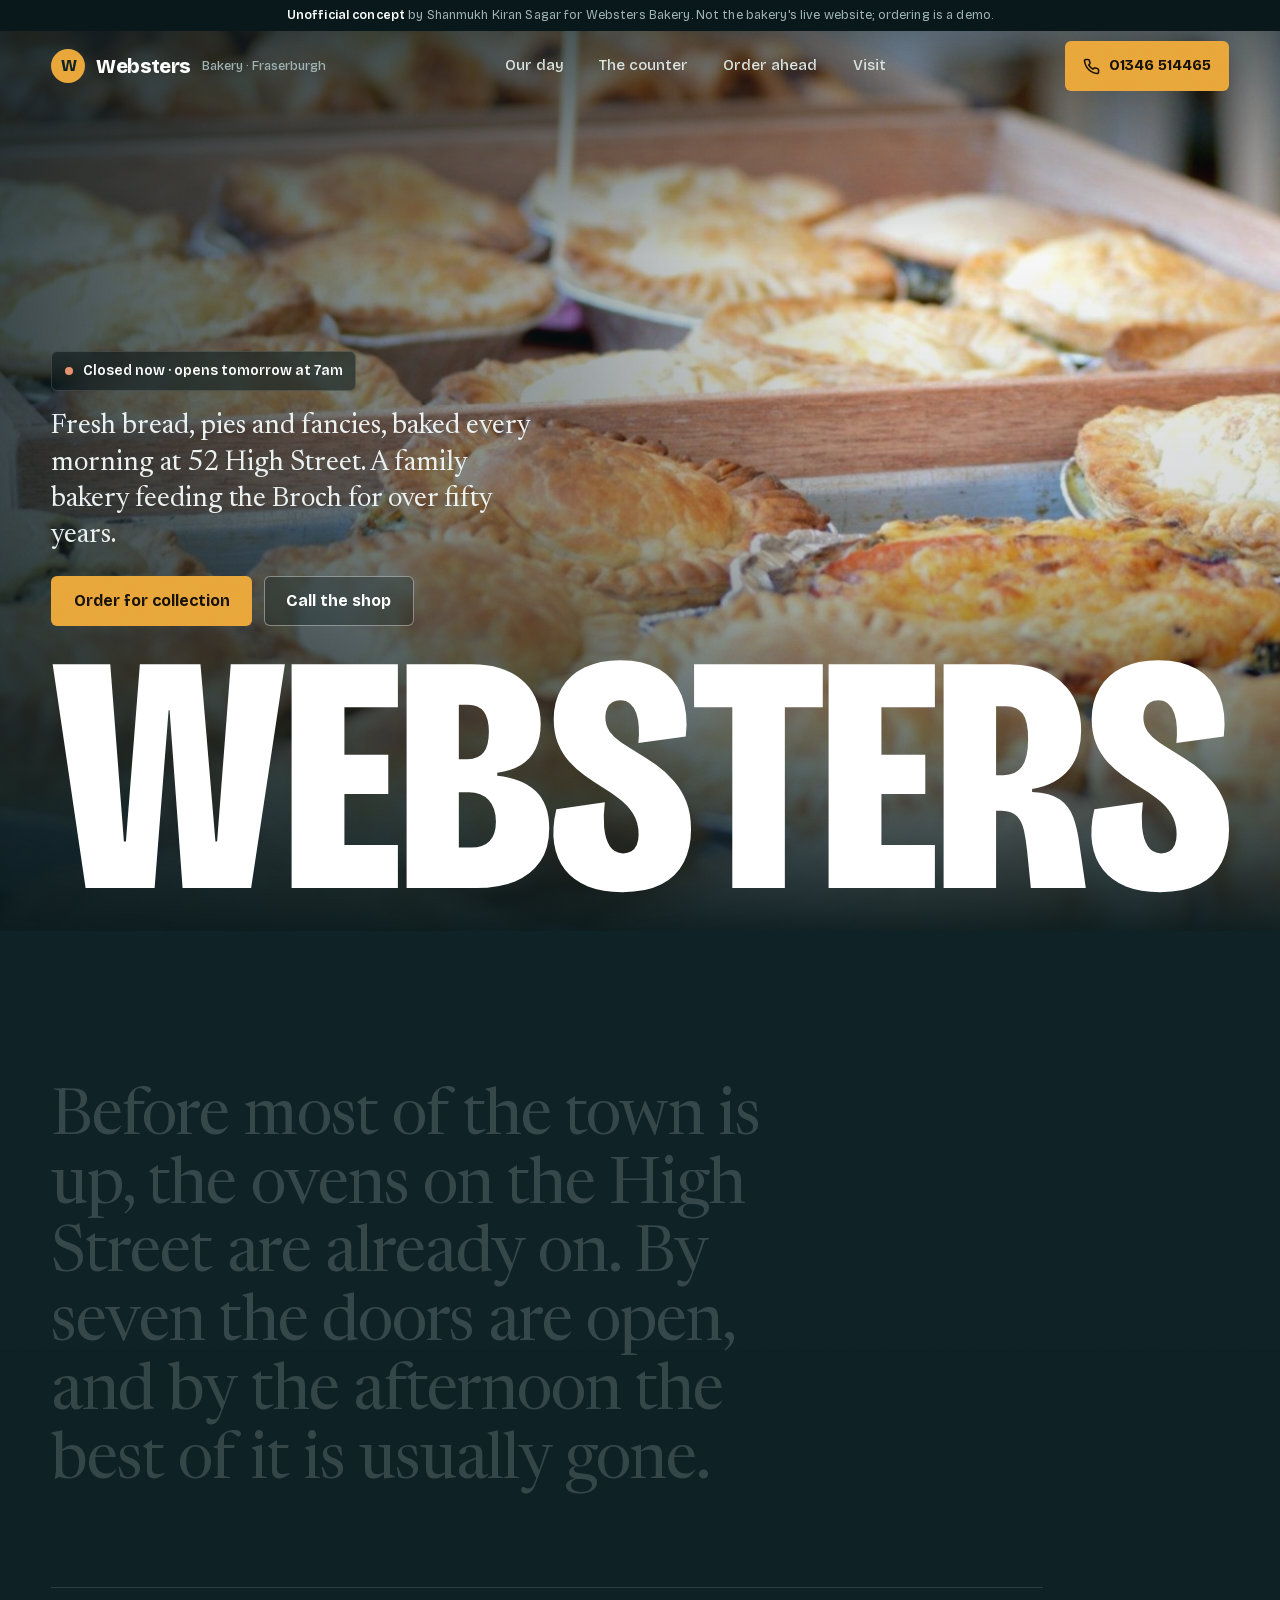
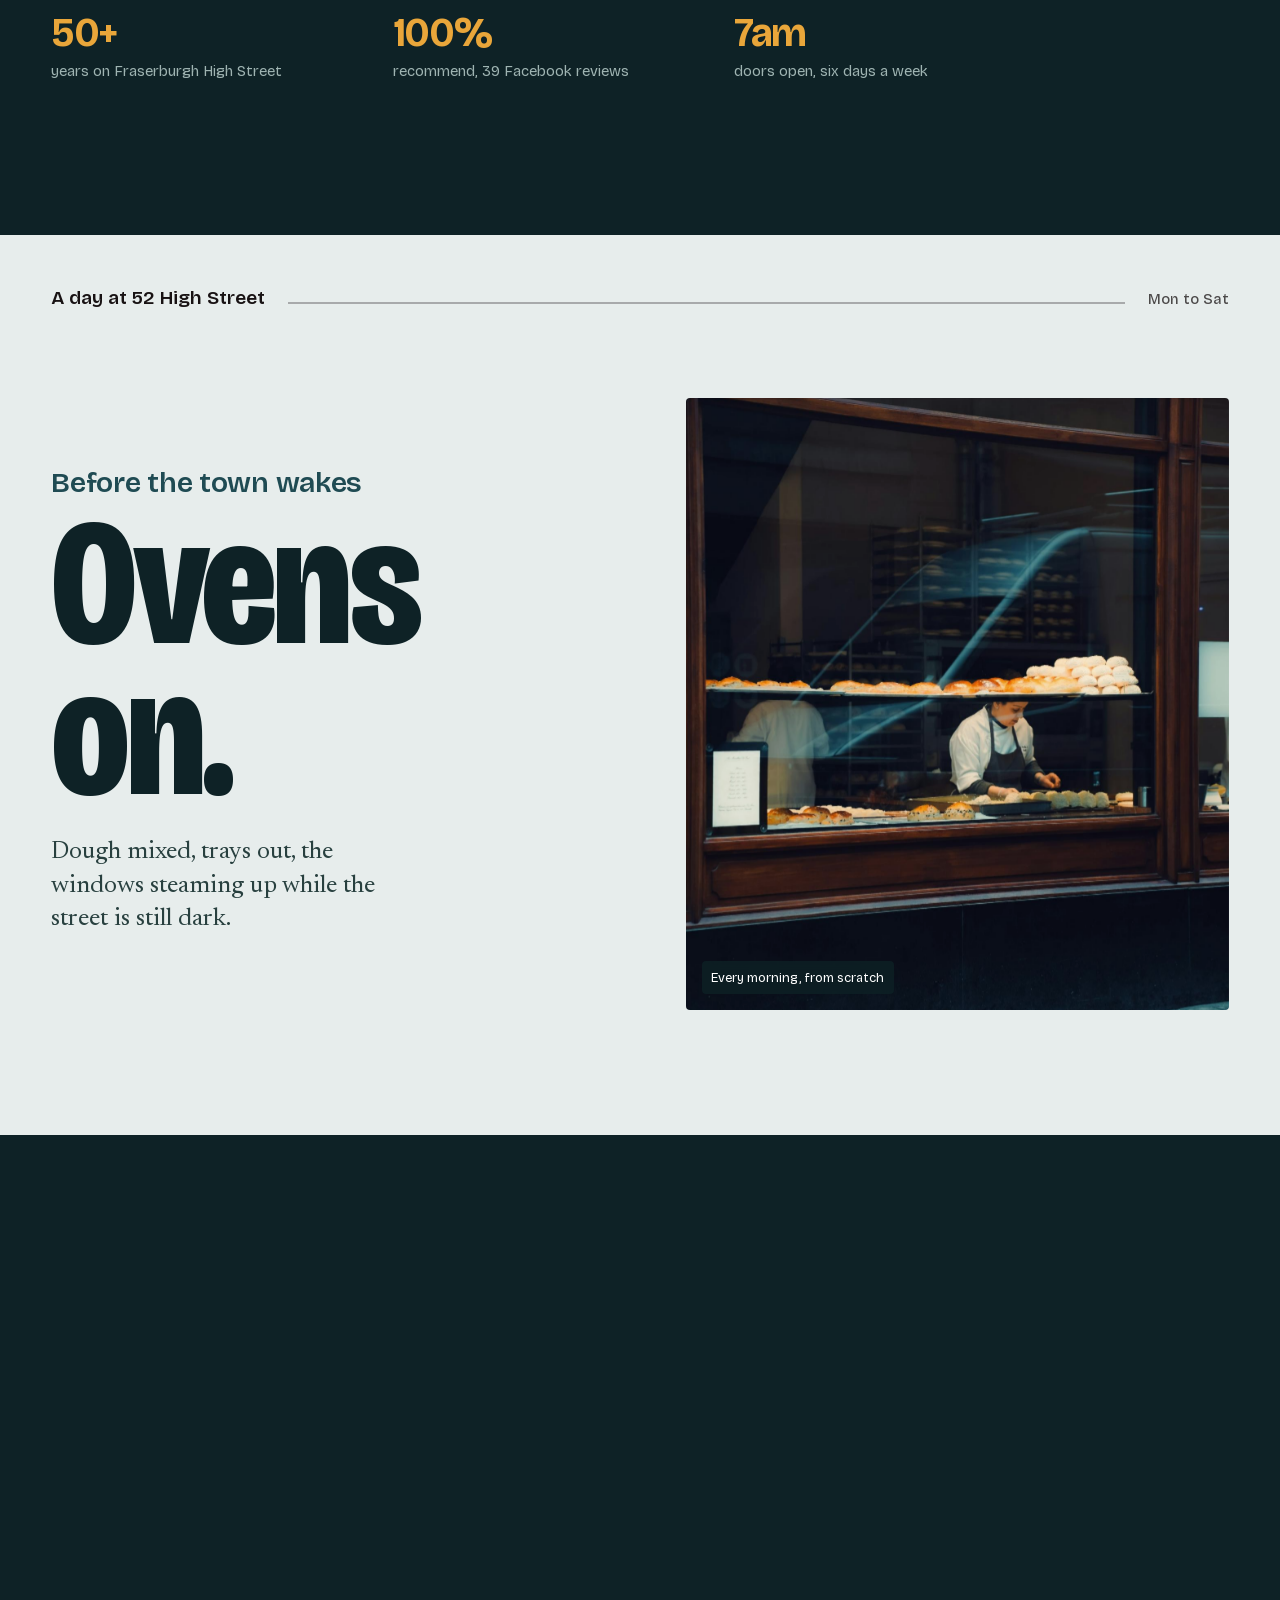
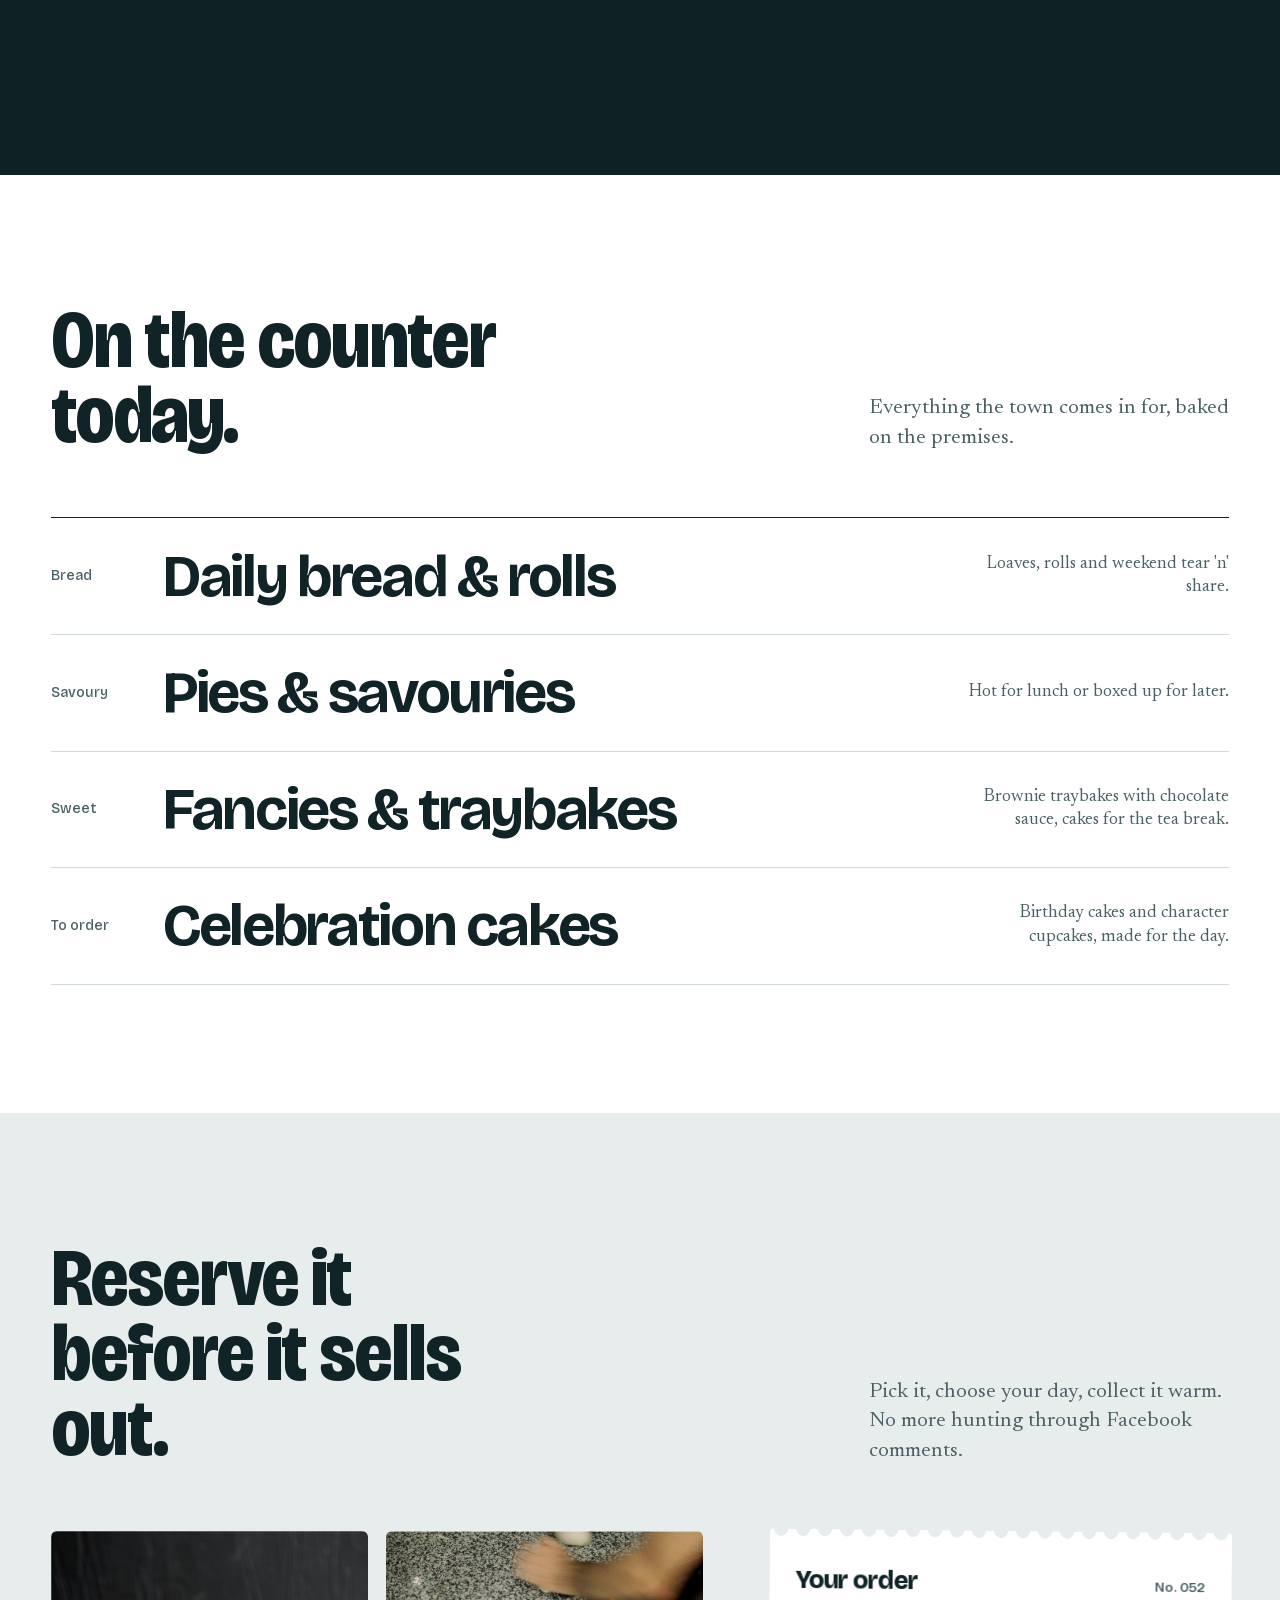
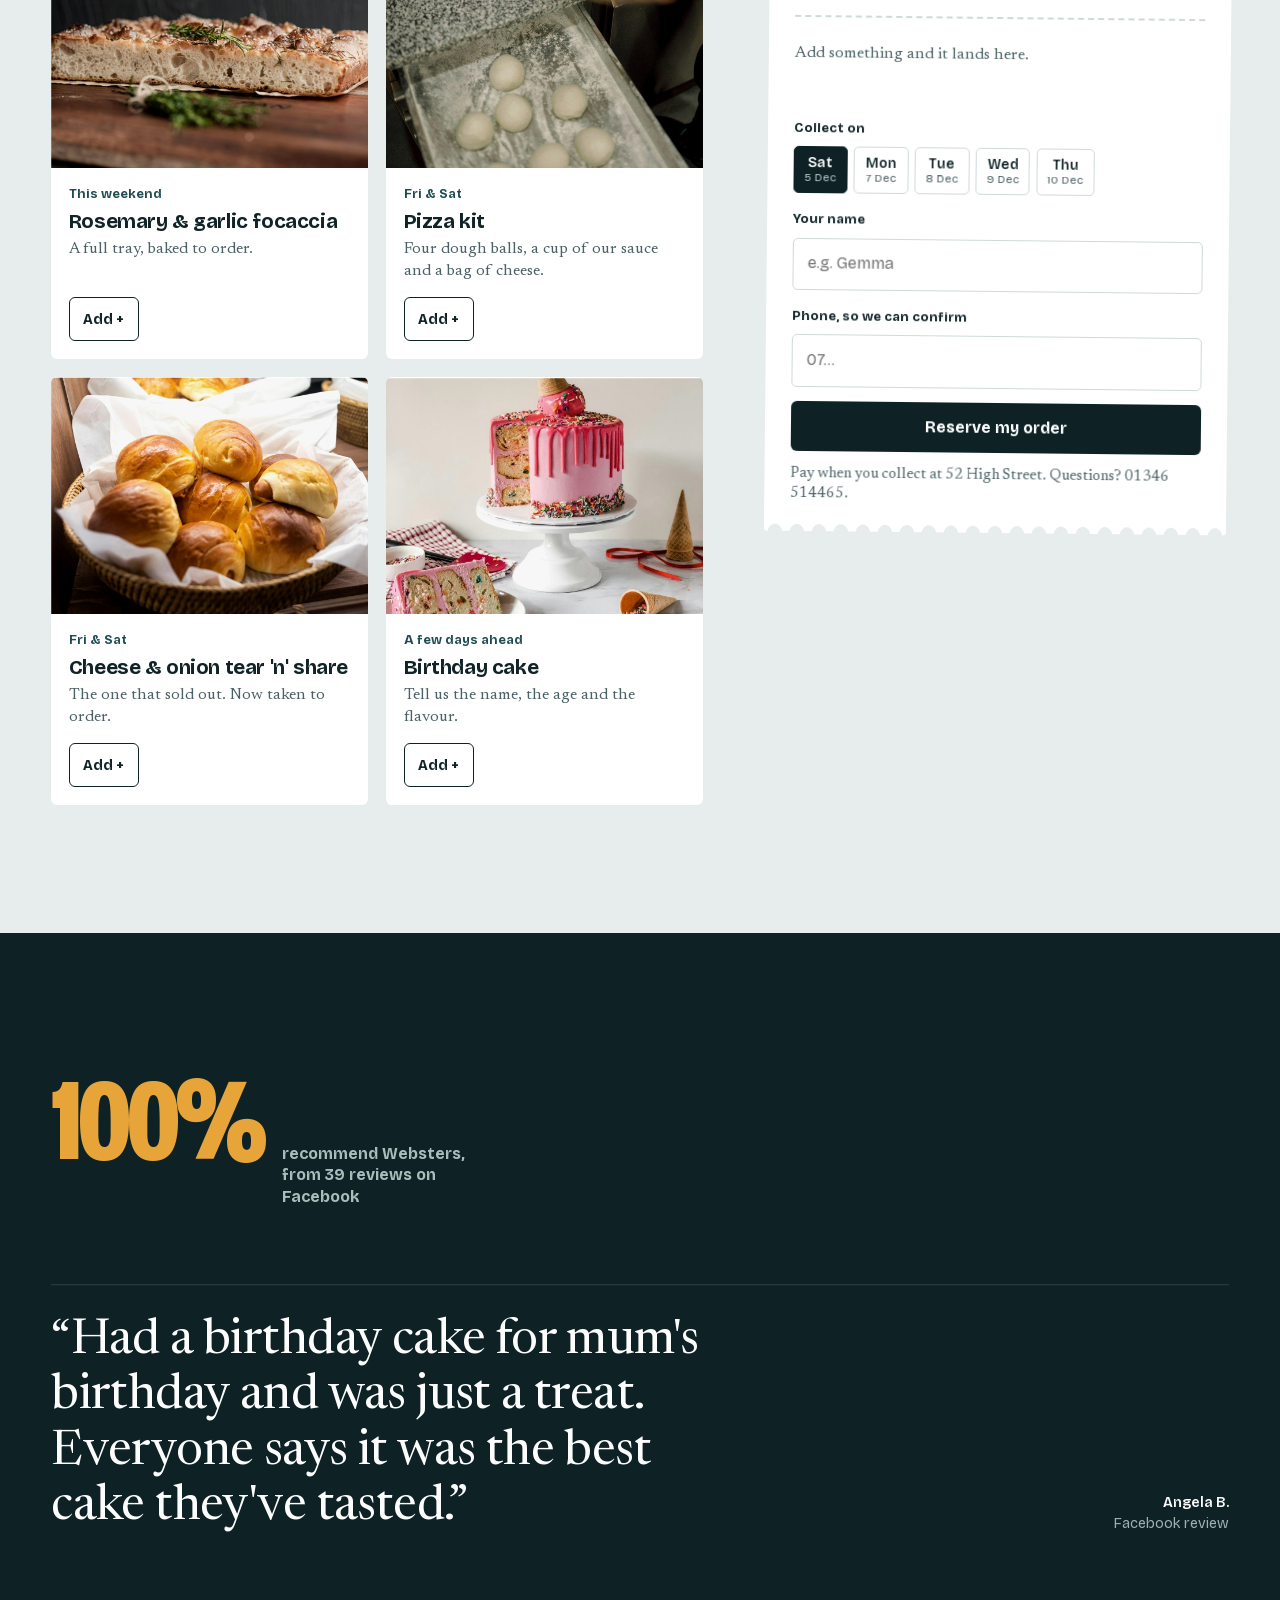
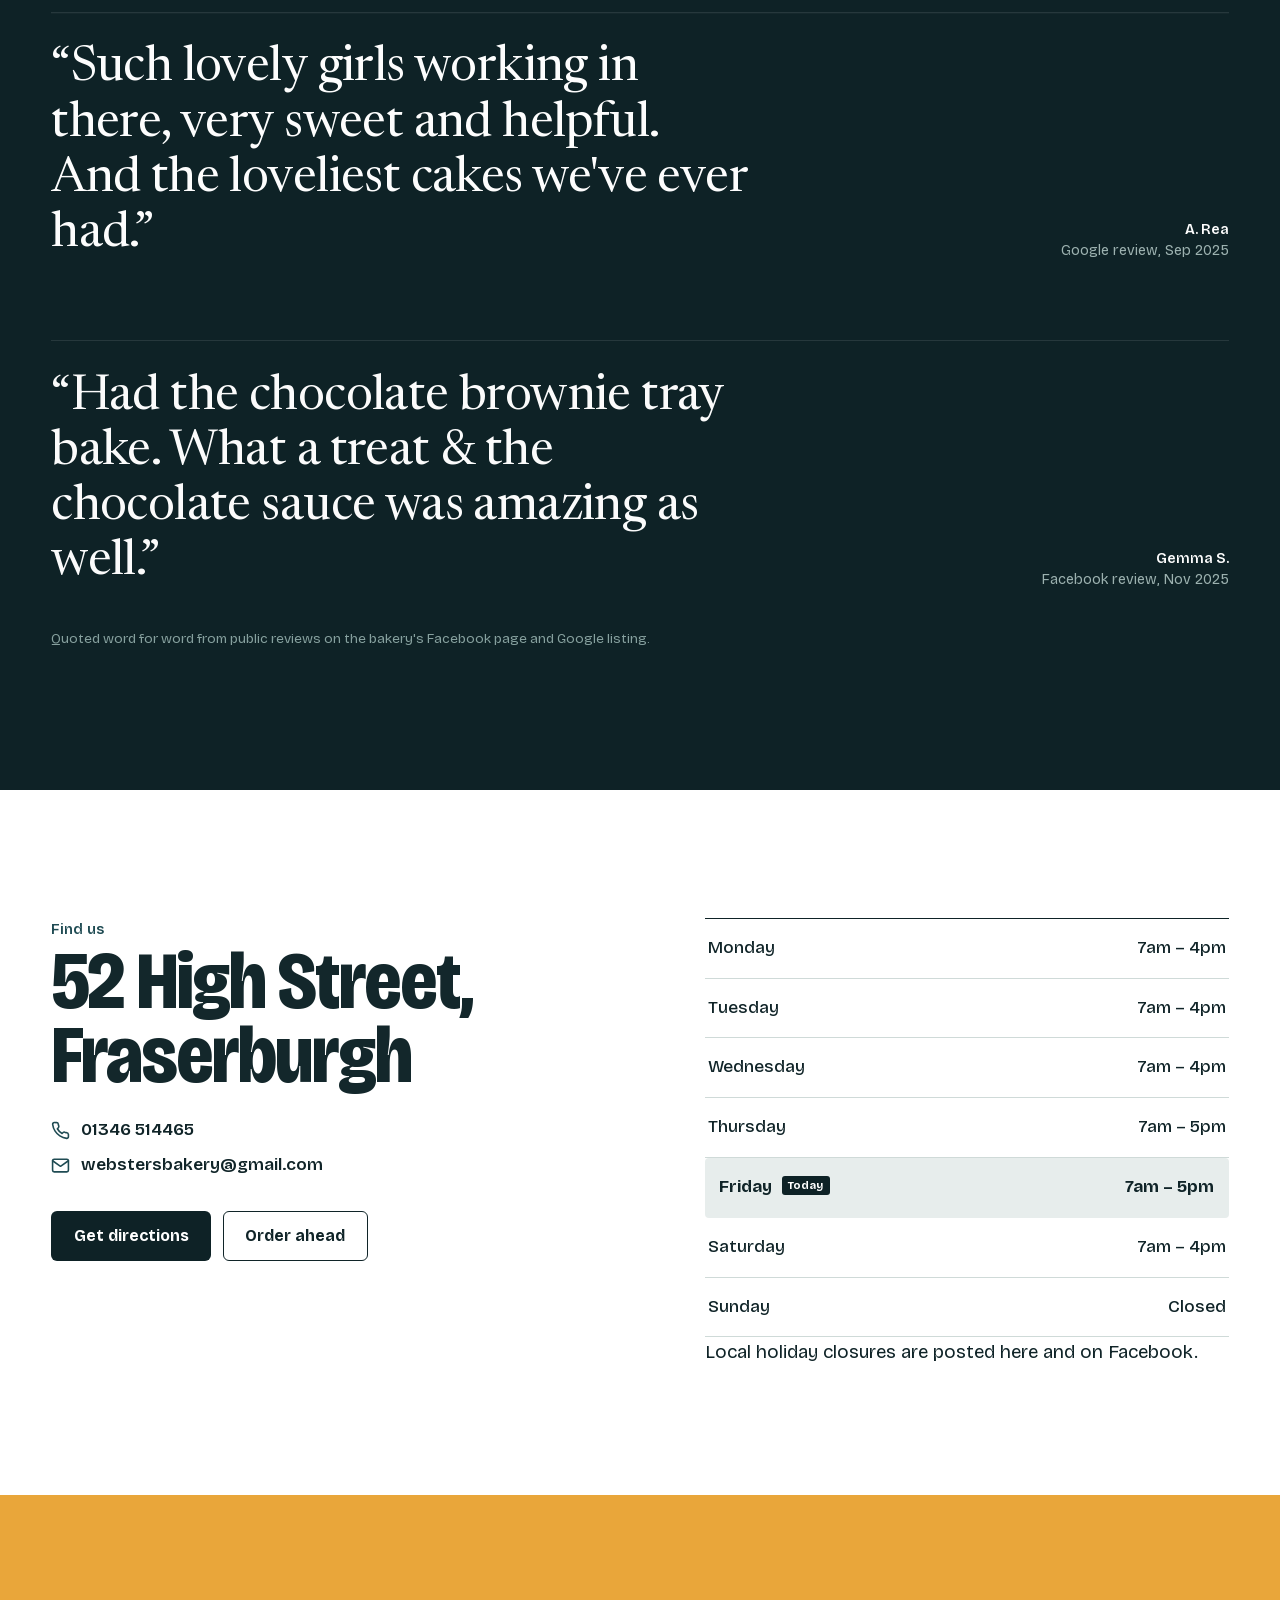
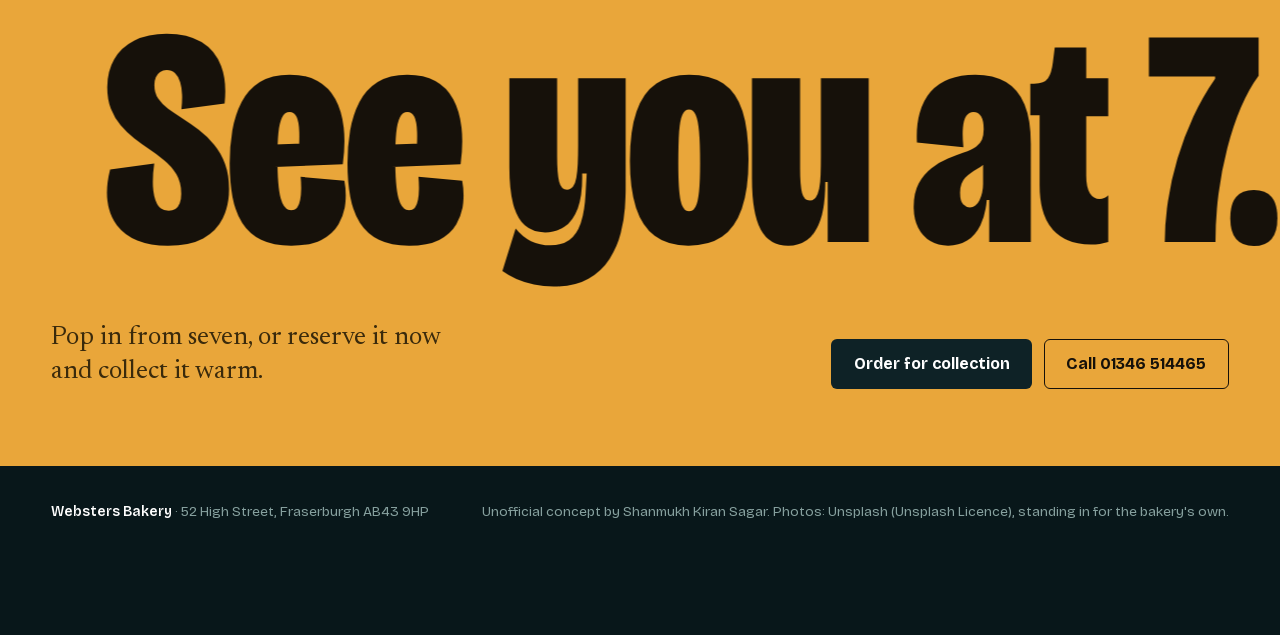
<file: websters-bakery/index.html>
<!doctype html>
<html lang="en-GB">
<head>
<meta charset="utf-8">
<meta name="viewport" content="width=device-width, initial-scale=1, viewport-fit=cover">
<meta name="robots" content="noindex, nofollow">
<title>Websters Bakery · 52 High Street, Fraserburgh (concept)</title>
<meta name="description" content="Unofficial website concept for Websters Bakery, a family-run bakery on Fraserburgh High Street.">
<meta name="theme-color" content="#0E2226">
<link rel="preload" as="font" type="font/woff2" href="fonts/BricolageGrotesque-latin.woff2" crossorigin>
<link rel="preload" as="image" href="img/hero-pies.jpg">
<style>
@font-face {
  font-family: 'Bricolage Grotesque';
  font-style: normal;
  font-weight: 400 800;
  font-stretch: 75% 100%;
  font-display: swap;
  src: url(fonts/BricolageGrotesque-latin.woff2) format('woff2');
  unicode-range: U+0000-00FF, U+0131, U+0152-0153, U+02BB-02BC, U+02C6, U+02DA, U+02DC, U+0304, U+0308, U+0329, U+2000-206F, U+20AC, U+2122, U+2191, U+2193, U+2212, U+2215, U+FEFF, U+FFFD;
}
@font-face {
  font-family: 'Newsreader';
  font-style: normal;
  font-weight: 400;
  font-display: swap;
  src: url(fonts/Newsreader-latin.woff2) format('woff2');
  unicode-range: U+0000-00FF, U+0131, U+0152-0153, U+02BB-02BC, U+02C6, U+02DA, U+02DC, U+0304, U+0308, U+0329, U+2000-206F, U+20AC, U+2122, U+2191, U+2193, U+2212, U+2215, U+FEFF, U+FFFD;
}
@font-face {
  font-family: 'Newsreader';
  font-style: normal;
  font-weight: 500;
  font-display: swap;
  src: url(fonts/Newsreader-latin.woff2) format('woff2');
  unicode-range: U+0000-00FF, U+0131, U+0152-0153, U+02BB-02BC, U+02C6, U+02DA, U+02DC, U+0304, U+0308, U+0329, U+2000-206F, U+20AC, U+2122, U+2191, U+2193, U+2212, U+2215, U+FEFF, U+FFFD;
}
:root{
  --ink:#0E2226; --ink-2:#14303A; --sea:#1F4B53; --mist:#E7EDEC; --line:#CFDAD8;
  --white:#FFFFFF; --gold:#E9A63A; --gold-2:#F4C46E; --text:#102428; --muted:#4B6064; --on-dark:#C6D5D3;
  --display:"Bricolage Grotesque",ui-sans-serif,system-ui,sans-serif;
  --serif:"Newsreader",Georgia,"Times New Roman",serif;
  --ease:cubic-bezier(.22,1,.36,1);
  --r:6px;
  --pad:clamp(1.15rem,4vw,3.25rem);
  --fs-body:clamp(1.02rem,.98rem + .25vw,1.18rem);
}
*{box-sizing:border-box;margin:0;padding:0}
html{-webkit-text-size-adjust:100%}
html.lenis,html.lenis body{height:auto}
.lenis.lenis-smooth{scroll-behavior:auto!important}
body{font-family:var(--display);font-size:var(--fs-body);line-height:1.55;color:var(--text);background:var(--ink);-webkit-font-smoothing:antialiased;overflow-x:hidden}
img{display:block;max-width:100%}
a{color:inherit;text-decoration:none}
button{font:inherit;color:inherit}
:focus-visible{outline:3px solid var(--gold);outline-offset:3px;border-radius:3px}
.wrap{width:min(1360px,100% - 2*var(--pad));margin-inline:auto}
.serif{font-family:var(--serif);font-weight:400}
.grain{position:fixed;inset:-50%;width:200%;height:200%;pointer-events:none;z-index:90;opacity:.07;mix-blend-mode:overlay;
  background-image:url("data:image/svg+xml,%3Csvg xmlns='http://www.w3.org/2000/svg' width='180' height='180'%3E%3Cfilter id='n'%3E%3CfeTurbulence type='fractalNoise' baseFrequency='.85' numOctaves='3' stitchTiles='stitch'/%3E%3C/filter%3E%3Crect width='100%25' height='100%25' filter='url(%23n)'/%3E%3C/svg%3E")}
.photo{filter:saturate(.92) contrast(1.06) brightness(.97)}

/* ribbon + nav */
.ribbon{position:relative;z-index:60;background:#08171A;color:#9FB4B2;font-size:.78rem;text-align:center;padding:.45rem 1rem;line-height:1.35;letter-spacing:.01em}
.ribbon b{color:#fff;font-weight:600}
.nav{position:fixed;left:0;right:0;top:30px;z-index:55;transition:transform .5s var(--ease),background .4s,top .4s}
.nav.scrolled{top:0;background:rgba(14,34,38,.82);backdrop-filter:blur(14px) saturate(1.3);-webkit-backdrop-filter:blur(14px) saturate(1.3)}
.nav.hide{transform:translateY(-110%)}
.nav .wrap{display:flex;align-items:center;justify-content:space-between;height:72px;color:#fff}
.mark{display:flex;align-items:center;gap:.7rem;font-weight:800;font-size:1.25rem;letter-spacing:-.03em}
.mark i{width:34px;height:34px;border-radius:50%;background:var(--gold);color:var(--ink);display:grid;place-items:center;font-style:normal;font-size:1rem;font-weight:800}
.mark small{font-weight:500;font-size:.8rem;color:#9FB4B2;letter-spacing:0}
.links{display:flex;gap:2.2rem;font-size:.95rem;font-weight:500}
.links a{position:relative;color:#D9E4E2}
.links a::after{content:"";position:absolute;left:0;right:0;bottom:-4px;height:1.5px;background:var(--gold);transform:scaleX(0);transform-origin:right;transition:transform .45s var(--ease)}
.links a:hover::after{transform:scaleX(1);transform-origin:left}
.cta{display:inline-flex;align-items:center;gap:.6rem;background:var(--gold);color:#16110A;font-weight:700;font-size:.95rem;padding:.8rem 1.1rem;border-radius:var(--r);transition:background .25s}
.cta:hover{background:var(--gold-2)}
.cta svg{width:17px;height:17px}

/* hero */
.hero{position:relative;height:100svh;min-height:640px;overflow:hidden;color:#fff;background:var(--ink)}
.hero .bg{position:absolute;inset:-8% 0 0 0;height:116%;will-change:transform}
.hero .bg img{width:100%;height:100%;object-fit:cover;object-position:50% 55%}
.hero .shade{position:absolute;inset:0;background:
  linear-gradient(90deg,rgba(10,26,29,.78) 0%,rgba(10,26,29,.35) 45%,rgba(10,26,29,0) 70%),
  linear-gradient(180deg,rgba(10,26,29,.6) 0%,rgba(10,26,29,0) 25%,rgba(10,26,29,.15) 55%,rgba(10,26,29,.97) 100%)}
.hero .inner{position:absolute;inset:0;display:flex;flex-direction:column;justify-content:flex-end;padding-bottom:clamp(1.2rem,3vw,2.4rem)}
.hero .top{display:flex;justify-content:space-between;align-items:flex-end;gap:2rem;margin-bottom:clamp(.4rem,1.5vw,1.2rem)}
.hero .intro{max-width:30rem}
.status{display:inline-flex;align-items:center;gap:.6rem;font-size:.88rem;font-weight:600;background:rgba(8,23,26,.55);backdrop-filter:blur(8px);-webkit-backdrop-filter:blur(8px);border:1px solid rgba(255,255,255,.14);padding:.5rem .8rem;border-radius:var(--r);margin-bottom:1.1rem}
.dot{width:8px;height:8px;border-radius:50%;background:#7BD88F;box-shadow:0 0 0 0 rgba(123,216,143,.6);animation:pulse 2.4s infinite}
.status.closed .dot{background:#E8906F;animation:none}
@keyframes pulse{70%{box-shadow:0 0 0 9px rgba(123,216,143,0)}100%{box-shadow:0 0 0 0 rgba(123,216,143,0)}}
.hero .intro p{font-family:var(--serif);font-size:clamp(1.25rem,1.05rem + .9vw,1.75rem);line-height:1.3;color:#EAF1F0}
.hero .actions{display:flex;gap:.7rem;margin-top:1.4rem;flex-wrap:wrap}
.btn{display:inline-flex;align-items:center;justify-content:center;gap:.6rem;font-weight:700;font-size:1rem;padding:1rem 1.35rem;border-radius:var(--r);border:1.5px solid transparent;transition:background .25s,color .25s,border-color .25s;cursor:pointer;line-height:1;white-space:nowrap}
.btn svg{width:18px;height:18px}
.btn-gold{background:var(--gold);color:#16110A}.btn-gold:hover{background:var(--gold-2)}
.btn-glass{border-color:rgba(255,255,255,.4);color:#fff;background:rgba(8,23,26,.3);backdrop-filter:blur(6px);-webkit-backdrop-filter:blur(6px)}.btn-glass:hover{border-color:#fff}
.btn-ink{background:var(--ink);color:#fff}.btn-ink:hover{background:var(--sea)}
.btn-line{border-color:currentColor}
.hero .side{text-align:right;font-size:.88rem;color:#B9CBC9;line-height:1.5}
.hero .side b{display:block;color:#fff;font-weight:600;font-size:1rem}
.word{font-weight:800;font-stretch:78%;font-variation-settings:"wdth" 78;letter-spacing:-.012em;line-height:.78;font-size:18vw;white-space:nowrap;color:#fff;display:flex;justify-content:space-between;margin-bottom:-.05em}
.word span{display:inline-block;will-change:transform}
.scrollhint{position:absolute;left:50%;top:calc(30px + 90px);transform:translateX(-50%);font-size:.75rem;color:#A9BDBB;letter-spacing:.08em;display:none}

/* intro statement */
.statement{background:var(--ink);color:#fff;padding:clamp(5rem,12vw,11rem) 0}
.statement p{font-family:var(--serif);font-size:clamp(1.9rem,1.1rem + 3.6vw,4.6rem);line-height:1.08;letter-spacing:-.015em;max-width:21ch}
.statement p .w{opacity:.16;transition:opacity .2s}
.statement .meta{display:grid;grid-template-columns:repeat(3,minmax(0,1fr));gap:2rem;margin-top:clamp(3rem,7vw,6rem);border-top:1px solid rgba(255,255,255,.12);padding-top:1.6rem;max-width:62rem}
.statement .meta b{display:block;font-weight:700;font-size:clamp(1.7rem,1.2rem + 1.6vw,2.8rem);letter-spacing:-.03em;color:var(--gold);line-height:1}
.statement .meta span{font-size:.92rem;color:#9FB4B2;display:block;margin-top:.45rem;line-height:1.4}

/* day: horizontal pinned */
.day{background:var(--mist);color:var(--text);position:relative;overflow:hidden}
.day-head{mix-blend-mode:difference;color:#fff;position:absolute;top:clamp(1.5rem,4vw,3rem);left:0;right:0;z-index:3;display:flex;justify-content:space-between;align-items:baseline}
.day-head h2{font-size:clamp(1rem,.9rem + .4vw,1.2rem);font-weight:600;letter-spacing:0}
.day-head .bar{flex:1;height:1.5px;background:rgba(255,255,255,.3);margin:0 1.4rem;position:relative;overflow:hidden}
.day-head .bar i{position:absolute;inset:0;background:#fff;transform:scaleX(0);transform-origin:left}
.day-head span{font-size:.9rem;font-weight:500;opacity:.75}
.track{display:flex;height:100svh;min-height:620px;width:max-content}
.panel{width:100vw;height:100%;display:grid;grid-template-columns:1.05fr 1fr;align-items:center;gap:clamp(2rem,5vw,6rem);padding:clamp(5rem,8vw,7rem) var(--pad) clamp(2rem,5vw,4rem)}
.panel .t{font-weight:800;font-stretch:80%;font-variation-settings:"wdth" 80;font-size:clamp(5rem,14vw,15rem);line-height:.84;letter-spacing:-.02em;color:var(--ink)}
.panel .t small{display:block;font-size:.16em;letter-spacing:-.01em;font-weight:600;color:var(--sea);margin-bottom:.9rem;font-stretch:100%;font-variation-settings:"wdth" 100}
.panel p{font-family:var(--serif);font-size:clamp(1.2rem,1rem + .7vw,1.6rem);line-height:1.35;max-width:26ch;margin-top:1.6rem;color:#28403F}
.panel .pic{height:min(68vh,640px);border-radius:4px;overflow:hidden;position:relative}
.panel .pic img{width:100%;height:118%;object-fit:cover;will-change:transform}
.panel .pic figcaption{position:absolute;left:1rem;bottom:1rem;background:rgba(14,34,38,.78);backdrop-filter:blur(6px);-webkit-backdrop-filter:blur(6px);color:#fff;font-size:.8rem;padding:.4rem .6rem;border-radius:4px}
.panel.dark{background:var(--ink)}
.panel.dark .t{color:#fff}.panel.dark .t small{color:var(--gold)}.panel.dark p{color:var(--on-dark)}
.panel.gold{background:var(--gold)}
.panel.gold .t small{color:#4A3510}.panel.gold p{color:#3A2A0C}

/* counter index */
.counter{background:var(--white);padding:clamp(5rem,10vw,9rem) 0}
.sec-head{display:flex;justify-content:space-between;align-items:flex-end;gap:2rem;margin-bottom:clamp(2.5rem,5vw,4.5rem)}
.sec-head h2{font-weight:800;font-size:clamp(2.6rem,1.6rem + 4.4vw,6.4rem);line-height:.92;letter-spacing:-.025em;font-stretch:85%;font-variation-settings:"wdth" 85;max-width:12ch}
.sec-head p{font-family:var(--serif);font-size:clamp(1.1rem,1rem + .4vw,1.35rem);color:var(--muted);max-width:30ch;line-height:1.4}
.index{list-style:none;border-top:1.5px solid var(--ink)}
.index li{border-bottom:1px solid var(--line)}
.index a{display:grid;grid-template-columns:5.5rem 1fr auto;align-items:center;gap:1.5rem;padding:clamp(1.1rem,2.2vw,1.9rem) 0;position:relative}
.index .n{font-size:.88rem;color:var(--muted);font-weight:500}
.index h3{font-weight:700;font-size:clamp(2rem,1.3rem + 3vw,4.6rem);letter-spacing:-.04em;line-height:1;transition:transform .6s var(--ease),color .3s}
.index .d{font-family:var(--serif);font-size:1.08rem;color:var(--muted);max-width:28ch;text-align:right;line-height:1.35}
.index a:hover h3{transform:translateX(1.2rem);color:var(--sea)}
.index .thumb{display:none}
.follow{position:fixed;left:0;top:0;width:300px;height:380px;border-radius:4px;overflow:hidden;pointer-events:none;z-index:40;opacity:0;transform:translate(-50%,-50%) scale(.85) rotate(-3deg);transition:opacity .35s,transform .5s var(--ease)}
.follow.on{opacity:1;transform:translate(-50%,-50%) scale(1) rotate(-3deg)}
.follow img{position:absolute;inset:0;width:100%;height:100%;object-fit:cover;opacity:0;transition:opacity .3s}
.follow img.on{opacity:1}

/* order */
.order{background:var(--mist);padding:clamp(5rem,10vw,9rem) 0}
.order-grid{display:grid;grid-template-columns:1.2fr .85fr;gap:clamp(2rem,5vw,5rem);align-items:start}
.specials{display:grid;grid-template-columns:1fr 1fr;gap:1.1rem}
.sp{background:var(--white);border-radius:var(--r);overflow:hidden;display:flex;flex-direction:column;transition:transform .5s var(--ease),box-shadow .5s var(--ease)}
.sp:hover{transform:translateY(-4px);box-shadow:0 26px 40px -30px rgba(14,34,38,.55)}
.sp .im{aspect-ratio:4/3;overflow:hidden}
.sp .im img{width:100%;height:100%;object-fit:cover;transition:transform 1.1s var(--ease)}
.sp:hover .im img{transform:scale(1.05)}
.sp .bd{padding:1rem 1.1rem 1.1rem;display:flex;flex-direction:column;gap:.35rem;flex:1}
.sp .when{font-size:.8rem;font-weight:700;color:var(--sea)}
.sp h3{font-size:1.28rem;font-weight:700;letter-spacing:-.02em;line-height:1.15}
.sp p{font-family:var(--serif);font-size:1rem;color:var(--muted);line-height:1.35;flex:1}
.add{margin-top:.6rem;align-self:flex-start;display:inline-flex;align-items:center;gap:.5rem;border:1.5px solid var(--ink);border-radius:var(--r);padding:.6rem .85rem;font-weight:700;font-size:.92rem;background:transparent;cursor:pointer;transition:background .25s,color .25s,border-color .25s}
.add:hover{background:var(--ink);color:#fff}
.add.added{background:var(--gold);border-color:var(--gold);color:#16110A}
.docket{position:sticky;top:92px;background:var(--white);padding:1.7rem 1.6rem 1.6rem;border-radius:2px;box-shadow:0 40px 60px -40px rgba(14,34,38,.6);transform:rotate(.6deg);
  -webkit-mask:radial-gradient(circle 7px at 50% 0,#0000 98%,#000) 0 0/22px 51% repeat-x,radial-gradient(circle 7px at 50% 100%,#0000 98%,#000) 0 100%/22px 51% repeat-x;
          mask:radial-gradient(circle 7px at 50% 0,#0000 98%,#000) 0 0/22px 51% repeat-x,radial-gradient(circle 7px at 50% 100%,#0000 98%,#000) 0 100%/22px 51% repeat-x}
.dk-top{display:flex;justify-content:space-between;align-items:baseline;border-bottom:2px dashed var(--line);padding:.3rem 0 1rem;margin-bottom:.9rem}
.dk-top b{font-size:1.55rem;font-weight:800;letter-spacing:-.03em}
.dk-top span{font-size:.85rem;color:var(--muted);font-weight:600}
.lines{list-style:none;min-height:70px;margin-bottom:1rem}
.lines li{display:flex;justify-content:space-between;align-items:center;gap:.6rem;padding:.55rem 0;border-bottom:1px solid #EDF1F0;font-weight:600;font-size:.98rem}
.lines .q{display:flex;align-items:center;gap:.45rem}
.lines .q button{width:28px;height:28px;border-radius:5px;border:1px solid var(--line);background:#fff;cursor:pointer;font-weight:700}
.lines .empty{color:var(--muted);font-weight:400;border:0;font-family:var(--serif);font-size:1.02rem}
.lbl{font-size:.82rem;font-weight:700;display:block;margin:.3rem 0 .5rem}
.days{display:flex;gap:.4rem;flex-wrap:wrap;margin-bottom:1rem}
.dy{border:1.5px solid var(--line);background:#fff;border-radius:5px;padding:.5rem .6rem;font-weight:600;font-size:.86rem;cursor:pointer;line-height:1.15;text-align:center;min-width:3.4rem}
.dy small{display:block;font-weight:400;color:var(--muted);font-size:.72rem}
.dy[aria-pressed="true"]{border-color:var(--ink);background:var(--ink);color:#fff}
.dy[aria-pressed="true"] small{color:#B6C7C5}
.inp{width:100%;font:inherit;font-size:1rem;padding:.8rem .9rem;border:1.5px solid var(--line);border-radius:5px;margin-bottom:.7rem;background:#fff}
.inp:focus{outline:none;border-color:var(--sea);box-shadow:0 0 0 3px rgba(31,75,83,.15)}
.docket .btn{width:100%;margin-top:.2rem}
.fine{font-family:var(--serif);font-size:.92rem;color:var(--muted);margin-top:.8rem;line-height:1.4}
.toast{margin-top:.8rem;background:#EAF5EE;border:1px solid #BFE0C9;color:#1D5A33;border-radius:5px;padding:.75rem .9rem;font-size:.9rem;display:none}
.toast.show{display:block}

/* quotes */
.quotes{background:var(--ink);color:#fff;padding:clamp(5rem,11vw,10rem) 0;position:relative;overflow:hidden}
.score{display:flex;align-items:baseline;gap:1.2rem;margin-bottom:clamp(2.5rem,6vw,5rem);flex-wrap:wrap}
.score b{font-weight:800;font-size:clamp(4rem,2.5rem + 6vw,9rem);line-height:.8;letter-spacing:-.03em;color:var(--gold);font-stretch:80%;font-variation-settings:"wdth" 80}
.score span{color:#A9BDBB;font-size:1rem;max-width:18ch;line-height:1.35}
.qlist{display:grid;gap:clamp(2.5rem,6vw,5rem)}
blockquote{display:grid;grid-template-columns:minmax(0,1fr) 15rem;gap:2rem;align-items:end;border-top:1px solid rgba(255,255,255,.14);padding-top:1.8rem}
blockquote p{font-family:var(--serif);font-size:clamp(1.6rem,1rem + 2.6vw,3.4rem);line-height:1.12;letter-spacing:-.012em;max-width:24ch}
blockquote footer{font-size:.9rem;color:#9FB4B2;text-align:right;line-height:1.45}
blockquote footer b{display:block;color:#fff;font-weight:600}
.qsrc{margin-top:2.4rem;font-size:.85rem;color:#86A09E}

/* visit */
.visit{background:var(--white);padding:clamp(5rem,10vw,9rem) 0}
.visit-grid{display:grid;grid-template-columns:1.1fr 1fr;gap:clamp(2rem,6vw,6rem);align-items:start}
.addr{font-weight:800;font-size:clamp(2.6rem,1.5rem + 4.4vw,6rem);line-height:.92;letter-spacing:-.025em;font-stretch:85%;font-variation-settings:"wdth" 85;margin:.2rem 0 1.6rem}
.kick{font-size:.92rem;font-weight:600;color:var(--sea)}
.crow{display:grid;gap:.5rem;margin-bottom:2rem;font-size:1.08rem;font-weight:600}
.crow a{display:inline-flex;align-items:center;gap:.7rem;width:max-content}
.crow a:hover{color:var(--sea)}
.crow svg{width:19px;height:19px;color:var(--sea)}
.vbtn{display:flex;gap:.7rem;flex-wrap:wrap}
.hours{list-style:none;border-top:1.5px solid var(--ink)}
.hours li{display:flex;justify-content:space-between;padding:1rem .2rem;border-bottom:1px solid var(--line);font-size:1.08rem;font-weight:500}
.hours li.today{font-weight:700;background:var(--mist);padding-inline:.9rem;border-bottom-color:transparent;border-radius:4px}
.hours li.today span:first-child::after{content:"Today";font-size:.7rem;font-weight:700;background:var(--ink);color:#fff;padding:.18rem .42rem;border-radius:3px;margin-left:.6rem;vertical-align:3px}
.hours .note{font-family:var(--serif);color:var(--muted);font-size:1rem;margin-top:1rem}

/* close */
.close{background:var(--gold);color:#16110A;overflow:hidden;padding:clamp(4rem,9vw,8rem) 0 clamp(3rem,6vw,5rem)}
.close .big{font-weight:800;font-stretch:76%;font-variation-settings:"wdth" 76;font-size:18vw;line-height:.84;letter-spacing:-.02em;white-space:nowrap;will-change:transform;padding-left:var(--pad)}
.close .row{display:flex;justify-content:space-between;align-items:end;gap:2rem;margin-top:clamp(2rem,4vw,3.5rem);flex-wrap:wrap}
.close p{font-family:var(--serif);font-size:clamp(1.2rem,1rem + .8vw,1.7rem);max-width:26ch;line-height:1.3;color:#3A2A0C}
.close .vbtn .btn-line{color:#16110A}
footer.site{background:#08171A;color:#86A09E;font-size:.86rem;padding:2.2rem 0 7rem}
footer.site .wrap{display:flex;justify-content:space-between;gap:1.5rem;flex-wrap:wrap}
footer.site b{color:#fff;font-weight:600}
.mbar{display:none}

/* intro animation states */
.js .word span{transform:translateY(105%)}
.js .hero .fade{opacity:0;transform:translateY(16px)}
.js .hero .bg{transform:scale(1.12)}
.ready .word span{transform:none;transition:transform 1.25s var(--ease)}
.ready .word span:nth-child(2){transition-delay:.04s}.ready .word span:nth-child(3){transition-delay:.08s}.ready .word span:nth-child(4){transition-delay:.12s}
.ready .word span:nth-child(5){transition-delay:.16s}.ready .word span:nth-child(6){transition-delay:.2s}.ready .word span:nth-child(7){transition-delay:.24s}.ready .word span:nth-child(8){transition-delay:.28s}
.ready .hero .fade{opacity:1;transform:none;transition:opacity 1s var(--ease) .65s,transform 1s var(--ease) .65s}
.ready .hero .bg{transform:scale(1);transition:transform 2.2s var(--ease)}
.word-mask{overflow:hidden}

@media (max-width:980px){
  .links{display:none}
  .order-grid,.visit-grid{grid-template-columns:1fr}
  .docket{position:relative;top:0;transform:none}
  .panel{grid-template-columns:1fr;align-content:center;gap:1.6rem;padding-top:6.5rem}
  .panel .pic{height:38vh}
  .index a{grid-template-columns:3rem 1fr}
  .index .d{grid-column:2;text-align:left}
  blockquote{grid-template-columns:1fr}
  blockquote footer{text-align:left}
}
@media (max-width:640px){
  .ribbon{font-size:.72rem}
  .nav{top:44px}.nav.scrolled{top:0}
  .mark small{display:none}
  .cta span{display:none}.cta{padding:.75rem .8rem}
  .hero .top{flex-direction:column;align-items:flex-start;gap:0}
  .hero .side{display:none}
  .hero .actions{display:none}
  .hero .inner{padding-bottom:118px}
  .counter,.order,.visit{padding:4rem 0}
  .sp .im{height:auto;min-height:128px}
  .sp{min-height:128px}
  .hero .intro p{font-size:1.22rem}
  .hero .bg img{object-position:62% 88%}
  .statement .meta{grid-template-columns:1fr 1fr 1fr;gap:1rem}
  .statement .meta span{font-size:.8rem}
  .day .track{flex-direction:column;width:auto;height:auto}
  .panel{width:auto;height:auto;min-height:0;padding:3.5rem var(--pad)}
  .panel .t{font-size:clamp(4.2rem,22vw,7rem)}
  .panel .pic{height:56vw}
  .day-head{position:relative;top:auto;padding:3rem 0 0}
  .day-head .bar{display:none}
  .specials{grid-template-columns:1fr}
  .sp{flex-direction:row}
  .sp .im{aspect-ratio:auto;width:38%;flex:none}
  .sp .bd{padding:.85rem .9rem}
  .sp p{display:none}
  .sec-head{flex-direction:column;align-items:flex-start}
  .index .thumb{display:block;grid-column:1/-1;width:100%;aspect-ratio:16/9;object-fit:cover;border-radius:4px;margin-top:.4rem}
  .index a{grid-template-columns:1fr;gap:.35rem}
  .index .d{grid-column:1}
  .mbar{display:grid;grid-template-columns:1fr 1.4fr;gap:.6rem;position:fixed;left:0;right:0;bottom:0;z-index:70;padding:.65rem .8rem calc(.65rem + env(safe-area-inset-bottom));background:rgba(14,34,38,.94);backdrop-filter:blur(12px);-webkit-backdrop-filter:blur(12px);border-top:1px solid rgba(255,255,255,.1)}
  .mbar .btn{padding:.95rem .5rem}
}
@media (prefers-reduced-motion:reduce){
  *,*::before,*::after{animation:none!important;transition:none!important}
  .js .word span,.js .hero .fade,.js .hero .bg{transform:none!important;opacity:1!important}
  .statement p .w{opacity:1!important}
}
</style>
</head>
<body>
<script>document.documentElement.classList.add('js')</script>
<div class="grain" aria-hidden="true"></div>
<div class="ribbon"><b>Unofficial concept</b> by Shanmukh Kiran Sagar for Websters Bakery. Not the bakery's live website; ordering is a demo.</div>

<header class="nav" id="nav">
  <div class="wrap">
    <a class="mark" href="#top" aria-label="Websters Bakery, home"><i>W</i>Websters <small>Bakery · Fraserburgh</small></a>
    <nav class="links" aria-label="Main"><a href="#day">Our day</a><a href="#counter">The counter</a><a href="#order">Order ahead</a><a href="#visit">Visit</a></nav>
    <a class="cta" href="tel:+441346514465"><svg viewBox="0 0 24 24" fill="none" stroke="currentColor" stroke-width="2.2" stroke-linecap="round" stroke-linejoin="round" aria-hidden="true"><path d="M22 16.9v3a2 2 0 0 1-2.2 2 19.8 19.8 0 0 1-8.6-3.1 19.5 19.5 0 0 1-6-6A19.8 19.8 0 0 1 2.1 4.2 2 2 0 0 1 4.1 2h3a2 2 0 0 1 2 1.7c.1.9.4 1.8.7 2.7a2 2 0 0 1-.5 2.1L8 9.8a16 16 0 0 0 6 6l1.3-1.3a2 2 0 0 1 2.1-.4c.9.3 1.8.6 2.7.7a2 2 0 0 1 1.7 2z"/></svg><span>01346 514465</span></a>
  </div>
</header>

<main id="top">
<section class="hero" aria-label="Websters Bakery">
  <div class="bg" id="herobg"><img class="photo" src="img/hero-pies.jpg" alt="Trays of golden pies fresh from the oven" fetchpriority="high"></div>
  <div class="shade"></div>
  <div class="inner">
    <div class="wrap">
      <div class="top">
        <div class="intro fade">
          <div class="status" id="status" role="status"><span class="dot"></span><span id="status-text">Open from 7am</span></div>
          <p>Fresh bread, pies and fancies, baked every morning at 52 High Street. A family bakery feeding the Broch for over fifty years.</p>
          <div class="actions">
            <a class="btn btn-gold" href="#order">Order for collection</a>
            <a class="btn btn-glass" href="tel:+441346514465">Call the shop</a>
          </div>
        </div>
      </div>
    </div>
    <div class="wrap word-mask"><h1 class="word" data-fit="1" aria-label="Websters"><span>W</span><span>E</span><span>B</span><span>S</span><span>T</span><span>E</span><span>R</span><span>S</span></h1></div>
  </div>
</section>

<section class="statement" aria-label="About">
  <div class="wrap">
    <p id="stmt">Before most of the town is up, the ovens on the High Street are already on. By seven the doors are open, and by the afternoon the best of it is usually gone.</p>
    <div class="meta">
      <div><b>50+</b><span>years on Fraserburgh High Street</span></div>
      <div><b>100%</b><span>recommend, 39 Facebook reviews</span></div>
      <div><b>7am</b><span>doors open, six days a week</span></div>
    </div>
  </div>
</section>

<section class="day" id="day" aria-label="A day at Websters">
  <div class="wrap day-head"><h2>A day at 52 High Street</h2><div class="bar"><i id="daybar"></i></div><span>Mon to Sat</span></div>
  <div class="track" id="track">
    <article class="panel">
      <div><div class="t"><small>Before the town wakes</small>Ovens<br>on.</div><p>Dough mixed, trays out, the windows steaming up while the street is still dark.</p></div>
      <figure class="pic"><img class="photo" src="img/baker-window.jpg" alt="A baker at work behind the shop window before opening" loading="lazy"><figcaption>Every morning, from scratch</figcaption></figure>
    </article>
    <article class="panel dark">
      <div><div class="t"><small>Seven o'clock</small>Doors<br>open.</div><p>Rolls and loaves for the breakfast run, still warm when they go in the bag.</p></div>
      <figure class="pic"><img class="photo" src="img/rolls.jpg" alt="A basket of warm, glazed bread rolls" loading="lazy"><figcaption>Rolls for the breakfast run</figcaption></figure>
    </article>
    <article class="panel">
      <div><div class="t"><small>Midday</small>Pies<br>out.</div><p>The lunchtime queue starts at the counter. Pies hot from the oven, boxes for the freezer.</p></div>
      <figure class="pic"><img class="photo" src="img/pasties.jpg" alt="Golden pastries cut open to show the filling" loading="lazy"><figcaption>The lunchtime rush</figcaption></figure>
    </article>
    <article class="panel gold">
      <div><div class="t"><small>By four</small>Sold<br>out.</div><p>Fancies and traybakes go first. If you're set on something, order it the day before.</p><a class="btn btn-ink" href="#order" style="margin-top:1.6rem">Reserve yours</a></div>
      <figure class="pic"><img class="photo" src="img/tarts-rack.jpg" alt="A rack of baked tarts" loading="lazy"><figcaption>Gone by home time</figcaption></figure>
    </article>
  </div>
</section>

<section class="counter" id="counter" aria-labelledby="counter-h">
  <div class="wrap">
    <div class="sec-head"><h2 id="counter-h">On the counter today.</h2><p>Everything the town comes in for, baked on the premises.</p></div>
    <ul class="index" id="index">
      <li><a href="#order" data-img="0"><span class="n">Bread</span><h3>Daily bread &amp; rolls</h3><span class="d">Loaves, rolls and weekend tear 'n' share.</span><img class="thumb photo" src="img/rolls-basket.jpg" alt="" loading="lazy"></a></li>
      <li><a href="#order" data-img="1"><span class="n">Savoury</span><h3>Pies &amp; savouries</h3><span class="d">Hot for lunch or boxed up for later.</span><img class="thumb photo" src="img/hero-pies.jpg" alt="" loading="lazy"></a></li>
      <li><a href="#order" data-img="2"><span class="n">Sweet</span><h3>Fancies &amp; traybakes</h3><span class="d">Brownie traybakes with chocolate sauce, cakes for the tea break.</span><img class="thumb photo" src="img/brownie.jpg" alt="" loading="lazy"></a></li>
      <li><a href="#order" data-img="3"><span class="n">To order</span><h3>Celebration cakes</h3><span class="d">Birthday cakes and character cupcakes, made for the day.</span><img class="thumb photo" src="img/cupcakes.jpg" alt="" loading="lazy"></a></li>
    </ul>
  </div>
  <div class="follow" id="follow" aria-hidden="true"><img class="photo" src="img/rolls-basket.jpg" alt=""><img class="photo" src="img/hero-pies.jpg" alt=""><img class="photo" src="img/brownie.jpg" alt=""><img class="photo" src="img/cupcakes.jpg" alt=""></div>
</section>

<section class="order" id="order" aria-labelledby="order-h">
  <div class="wrap">
    <div class="sec-head"><h2 id="order-h">Reserve it before it sells out.</h2><p>Pick it, choose your day, collect it warm. No more hunting through Facebook comments.</p></div>
    <div class="order-grid">
      <div class="specials">
        <article class="sp"><div class="im"><img class="photo" src="img/focaccia-board.jpg" alt="Rosemary focaccia on a board" loading="lazy"></div><div class="bd"><span class="when">This weekend</span><h3>Rosemary &amp; garlic focaccia</h3><p>A full tray, baked to order.</p><button class="add" data-item="Rosemary &amp; garlic focaccia">Add +</button></div></article>
        <article class="sp"><div class="im"><img class="photo" src="img/dough.jpg" alt="Pizza dough balls" loading="lazy" style="object-position:50% 85%"></div><div class="bd"><span class="when">Fri &amp; Sat</span><h3>Pizza kit</h3><p>Four dough balls, a cup of our sauce and a bag of cheese.</p><button class="add" data-item="Pizza kit">Add +</button></div></article>
        <article class="sp"><div class="im"><img class="photo" src="img/rolls-basket.jpg" alt="Freshly baked tear and share rolls" loading="lazy"></div><div class="bd"><span class="when">Fri &amp; Sat</span><h3>Cheese &amp; onion tear 'n' share</h3><p>The one that sold out. Now taken to order.</p><button class="add" data-item="Cheese &amp; onion tear 'n' share">Add +</button></div></article>
        <article class="sp"><div class="im"><img class="photo" src="img/drip-cake.jpg" alt="A tall pink celebration cake" loading="lazy"></div><div class="bd"><span class="when">A few days ahead</span><h3>Birthday cake</h3><p>Tell us the name, the age and the flavour.</p><button class="add" data-item="Birthday cake">Add +</button></div></article>
      </div>
      <aside class="docket" aria-labelledby="dk-h">
        <div class="dk-top"><b id="dk-h">Your order</b><span>No. 052</span></div>
        <ul class="lines" id="lines"><li class="empty">Add something and it lands here.</li></ul>
        <span class="lbl" id="days-l">Collect on</span>
        <div class="days" id="days" role="group" aria-labelledby="days-l"></div>
        <label class="lbl" for="nm">Your name</label><input class="inp" id="nm" autocomplete="name" placeholder="e.g. Gemma">
        <label class="lbl" for="ph">Phone, so we can confirm</label><input class="inp" id="ph" type="tel" autocomplete="tel" placeholder="07…">
        <button class="btn btn-ink" id="send" type="button">Reserve my order</button>
        <div class="toast" id="toast" role="status">Demo only, nothing was sent. On the live site this goes straight to the bakery's inbox and phone.</div>
        <p class="fine">Pay when you collect at 52 High Street. Questions? 01346 514465.</p>
      </aside>
    </div>
  </div>
</section>

<section class="quotes" id="reviews" aria-labelledby="rv-h">
  <div class="wrap">
    <h2 id="rv-h" class="score"><b>100%</b><span>recommend Websters, from 39 reviews on Facebook</span></h2>
    <div class="qlist">
      <blockquote><p>“Had a birthday cake for mum's birthday and was just a treat. Everyone says it was the best cake they've tasted.”</p><footer><b>Angela B.</b>Facebook review</footer></blockquote>
      <blockquote><p>“Such lovely girls working in there, very sweet and helpful. And the loveliest cakes we've ever had.”</p><footer><b>A. Rea</b>Google review, Sep 2025</footer></blockquote>
      <blockquote><p>“Had the chocolate brownie tray bake. What a treat &amp; the chocolate sauce was amazing as well.”</p><footer><b>Gemma S.</b>Facebook review, Nov 2025</footer></blockquote>
    </div>
    <p class="qsrc">Quoted word for word from public reviews on the bakery's Facebook page and Google listing.</p>
  </div>
</section>

<section class="visit" id="visit" aria-labelledby="visit-h">
  <div class="wrap visit-grid">
    <div>
      <p class="kick">Find us</p>
      <h2 class="addr" id="visit-h">52 High Street, Fraserburgh</h2>
      <div class="crow">
        <a href="tel:+441346514465"><svg viewBox="0 0 24 24" fill="none" stroke="currentColor" stroke-width="2" stroke-linecap="round" stroke-linejoin="round" aria-hidden="true"><path d="M22 16.9v3a2 2 0 0 1-2.2 2 19.8 19.8 0 0 1-8.6-3.1 19.5 19.5 0 0 1-6-6A19.8 19.8 0 0 1 2.1 4.2 2 2 0 0 1 4.1 2h3a2 2 0 0 1 2 1.7c.1.9.4 1.8.7 2.7a2 2 0 0 1-.5 2.1L8 9.8a16 16 0 0 0 6 6l1.3-1.3a2 2 0 0 1 2.1-.4c.9.3 1.8.6 2.7.7a2 2 0 0 1 1.7 2z"/></svg>01346 514465</a>
        <a href="mailto:webstersbakery@gmail.com"><svg viewBox="0 0 24 24" fill="none" stroke="currentColor" stroke-width="2" stroke-linecap="round" stroke-linejoin="round" aria-hidden="true"><rect x="2" y="4" width="20" height="16" rx="2"/><path d="m22 6-10 7L2 6"/></svg>webstersbakery@gmail.com</a>
      </div>
      <div class="vbtn"><a class="btn btn-ink" href="https://www.google.com/maps/search/?api=1&query=Websters+Bakery+52+High+Street+Fraserburgh+AB43+9HP" target="_blank" rel="noopener">Get directions</a><a class="btn btn-line" href="#order">Order ahead</a></div>
    </div>
    <div>
      <ul class="hours" id="hours" aria-label="Opening hours">
        <li data-d="1"><span>Monday</span><span>7am – 4pm</span></li><li data-d="2"><span>Tuesday</span><span>7am – 4pm</span></li>
        <li data-d="3"><span>Wednesday</span><span>7am – 4pm</span></li><li data-d="4"><span>Thursday</span><span>7am – 5pm</span></li>
        <li data-d="5"><span>Friday</span><span>7am – 5pm</span></li><li data-d="6"><span>Saturday</span><span>7am – 4pm</span></li>
        <li data-d="0"><span>Sunday</span><span>Closed</span></li>
      </ul>
      <p class="note">Local holiday closures are posted here and on Facebook.</p>
    </div>
  </div>
</section>

<section class="close" aria-label="See you at seven">
  <div class="big" id="bigline" data-fit="1">See you at 7.</div>
  <div class="wrap row">
    <p>Pop in from seven, or reserve it now and collect it warm.</p>
    <div class="vbtn"><a class="btn btn-ink" href="#order">Order for collection</a><a class="btn btn-line" href="tel:+441346514465">Call 01346 514465</a></div>
  </div>
</section>
</main>

<footer class="site"><div class="wrap"><div><b>Websters Bakery</b> · 52 High Street, Fraserburgh AB43 9HP</div><div>Unofficial concept by Shanmukh Kiran Sagar. Photos: Unsplash (Unsplash Licence), standing in for the bakery's own.</div></div></footer>
<div class="mbar"><a class="btn btn-glass" href="tel:+441346514465">Call</a><a class="btn btn-gold" href="#order">Order ahead</a></div>

<script src="js/gsap.min.js"></script>
<script src="js/ScrollTrigger.min.js"></script>
<script src="js/lenis.min.js"></script>
<script>
(function(){
  const RM = matchMedia('(prefers-reduced-motion: reduce)').matches;
  const close={0:null,1:16,2:16,3:16,4:17,5:17,6:16};
  // live status in UK time
  const p=new Intl.DateTimeFormat('en-GB',{timeZone:'Europe/London',weekday:'short',hour:'2-digit',minute:'2-digit',hour12:false}).formatToParts(new Date());
  const g=t=>p.find(x=>x.type===t).value, map={Sun:0,Mon:1,Tue:2,Wed:3,Thu:4,Fri:5,Sat:6};
  const d=map[g('weekday')], m=(+g('hour'))*60+(+g('minute')), c=close[d];
  const st=document.getElementById('status'), tx=document.getElementById('status-text'), names=['Sunday','Monday','Tuesday','Wednesday','Thursday','Friday','Saturday'];
  if(c && m>=420 && m<c*60){ tx.textContent='Open now · until '+(c-12)+'pm'; }
  else { st.classList.add('closed'); if(c && m<420){ tx.textContent='Opens today at 7am'; } else { let k=d,a=0; do{k=(k+1)%7;a++;}while(!close[k]); tx.textContent='Closed now · opens '+(a===1?'tomorrow':names[k])+' at 7am'; } }
  document.querySelectorAll('#hours li').forEach(li=>{ if(+li.dataset.d===d) li.classList.add('today'); });

  // collection days
  const days=document.getElementById('days'), sh=['Sun','Mon','Tue','Wed','Thu','Fri','Sat']; let made=0;
  for(let i=1;i<14&&made<5;i++){ const dt=new Date(Date.now()+i*864e5), w=dt.getDay(); if(!close[w]) continue;
    const b=document.createElement('button'); b.type='button'; b.className='dy'; b.setAttribute('aria-pressed',made?'false':'true');
    b.innerHTML=sh[w]+'<small>'+dt.getDate()+' '+dt.toLocaleString('en-GB',{month:'short'})+'</small>';
    b.onclick=()=>{days.querySelectorAll('.dy').forEach(x=>x.setAttribute('aria-pressed','false')); b.setAttribute('aria-pressed','true');}; days.appendChild(b); made++; }

  // docket
  const order={}, lines=document.getElementById('lines');
  const key=b=>b.dataset.item.replace(/&amp;/g,'&');
  function sync(){ document.querySelectorAll('.add').forEach(b=>{ const on=order[key(b)]>0; b.classList.toggle('added',on); b.textContent=on?'Added ✓':'Add +'; }); }
  function render(){ const ks=Object.keys(order).filter(k=>order[k]>0);
    lines.innerHTML=ks.length?'':'<li class="empty">Add something and it lands here.</li>';
    ks.forEach(k=>{ const li=document.createElement('li'); li.innerHTML='<span></span><span class="q"><button type="button" aria-label="One less">−</button><b>'+order[k]+'</b><button type="button" aria-label="One more">+</button></span>'; li.firstChild.textContent=k;
      const [mi,pl]=li.querySelectorAll('button'); mi.onclick=()=>{order[k]--;sync();render();}; pl.onclick=()=>{order[k]++;sync();render();}; lines.appendChild(li); }); }
  document.querySelectorAll('.add').forEach(b=>b.addEventListener('click',()=>{ order[key(b)]=(order[key(b)]||0)+1; sync(); render(); }));
  document.getElementById('send').onclick=()=>document.getElementById('toast').classList.add('show');

  // nav state
  const nav=document.getElementById('nav'); let last=0;
  addEventListener('scroll',()=>{ const y=scrollY; nav.classList.toggle('scrolled',y>40); nav.classList.toggle('hide',y>600 && y>last); last=y; },{passive:true});

  // statement words
  const stmt=document.getElementById('stmt');
  stmt.innerHTML=stmt.textContent.split(' ').map(w=>'<span class="w">'+w+'</span>').join(' ');

  // fit giant words to their container
  function fit(){ document.querySelectorAll('[data-fit]').forEach(el=>{ const cs=getComputedStyle(el), pad=(parseFloat(cs.paddingLeft)||0)+(parseFloat(cs.paddingRight)||0); el.style.fontSize='100px'; el.style.width='max-content'; const cw=el.getBoundingClientRect().width-pad; el.style.width=''; const w=el.parentElement.clientWidth-pad*2; el.style.fontSize=(100*w/cw*(+el.dataset.fit||1))+'px'; }); }
  document.fonts && document.fonts.ready.then(()=>{fit(); window.ScrollTrigger&&ScrollTrigger.refresh();}); fit(); addEventListener('resize',fit);
  // intro
  const go=()=>requestAnimationFrame(()=>document.documentElement.classList.add('ready'));
  if(document.readyState==='complete') go(); else addEventListener('load',go); setTimeout(go,1500);

  if(RM || !window.gsap){ document.querySelectorAll('.w').forEach(w=>w.style.opacity=1); return; }
  gsap.registerPlugin(ScrollTrigger);
  const lenis=new Lenis({lerp:.11});
  lenis.on('scroll',ScrollTrigger.update); gsap.ticker.add(t=>lenis.raf(t*1000)); gsap.ticker.lagSmoothing(0);
  document.querySelectorAll('a[href^="#"]').forEach(a=>a.addEventListener('click',e=>{ const t=document.querySelector(a.getAttribute('href')); if(t){ e.preventDefault(); lenis.scrollTo(t,{offset:-10}); } }));

  // hero layered parallax: photo slow, wordmark faster, intro fastest
  gsap.to('#herobg',{yPercent:12,ease:'none',scrollTrigger:{trigger:'.hero',start:'top top',end:'bottom top',scrub:true}});
  gsap.to('.word',{yPercent:-38,ease:'none',scrollTrigger:{trigger:'.hero',start:'top top',end:'bottom top',scrub:true}});
  gsap.to('.hero .top',{y:-140,opacity:0,ease:'none',scrollTrigger:{trigger:'.hero',start:'top top',end:'60% top',scrub:true}});

  // statement: words light up as you read
  const ws=gsap.utils.toArray('#stmt .w');
  gsap.to(ws,{opacity:1,stagger:.06,ease:'none',scrollTrigger:{trigger:'#stmt',start:'top 78%',end:'bottom 42%',scrub:true}});

  const mm=gsap.matchMedia();
  mm.add('(min-width:641px)',()=>{
    const track=document.getElementById('track'), panels=gsap.utils.toArray('.panel');
    const tl=gsap.to(track,{x:()=>-(track.scrollWidth-innerWidth),ease:'none',scrollTrigger:{trigger:'#day',pin:true,scrub:.6,end:()=>'+='+(track.scrollWidth-innerWidth),invalidateOnRefresh:true}});
    gsap.to('#daybar',{scaleX:1,ease:'none',scrollTrigger:{trigger:'#day',start:'top top',end:()=>'+='+(track.scrollWidth-innerWidth),scrub:true}});
    panels.forEach(pn=>{ const im=pn.querySelector('.pic img');
      gsap.fromTo(im,{yPercent:-8},{yPercent:0,ease:'none',scrollTrigger:{trigger:pn,containerAnimation:tl,start:'left right',end:'right left',scrub:true}});
      gsap.from(pn.querySelector('.t'),{xPercent:12,opacity:.2,ease:'none',scrollTrigger:{trigger:pn,containerAnimation:tl,start:'left 85%',end:'left 25%',scrub:true}}); });
    // cursor-follow image on counter index
    const f=document.getElementById('follow'), fi=f.querySelectorAll('img');
    const xTo=gsap.quickTo(f,'left',{duration:.55,ease:'power3'}), yTo=gsap.quickTo(f,'top',{duration:.55,ease:'power3'});
    const idx=document.getElementById('index');
    idx.addEventListener('mousemove',e=>{xTo(e.clientX+170);yTo(e.clientY);});
    idx.querySelectorAll('a').forEach(a=>{ a.addEventListener('mouseenter',()=>{ f.classList.add('on'); fi.forEach((im,i)=>im.classList.toggle('on',i==a.dataset.img)); }); });
    idx.addEventListener('mouseleave',()=>f.classList.remove('on'));
  });

  // reveals with clip-path masks
  gsap.utils.toArray('.sec-head h2,.addr,.score b').forEach(el=>gsap.from(el,{yPercent:30,opacity:0,duration:1.1,ease:'expo.out',scrollTrigger:{trigger:el,start:'top 88%'}}));
  gsap.utils.toArray('.sp .im').forEach((el,i)=>gsap.from(el,{clipPath:'inset(100% 0 0 0)',duration:1.2,ease:'expo.out',delay:(i%2)*.08,scrollTrigger:{trigger:el,start:'top 90%'}}));
  gsap.utils.toArray('blockquote').forEach(el=>gsap.from(el,{y:50,opacity:0,duration:1.1,ease:'expo.out',scrollTrigger:{trigger:el,start:'top 88%'}}));
  gsap.fromTo('#bigline',{xPercent:4},{xPercent:-4,ease:'none',scrollTrigger:{trigger:'.close',start:'top bottom',end:'bottom top',scrub:true}});
  addEventListener('load',()=>ScrollTrigger.refresh());
})();
</script>
</body>
</html>
</file>
<file: styles.css>
/* Fernhill Roofing demo, v2
   Palette from the roof: wet slate, lead, lime wash, fern, lichen. */
@font-face {
  font-family: "Archivo";
  font-style: normal;
  font-weight: 400 900;
  font-stretch: 62% 125%;
  font-display: swap;
  src: url("fonts/archivo-latin-var.woff2") format("woff2");
  unicode-range: U+0000-00FF, U+0131, U+0152-0153, U+02BB-02BC, U+02C6, U+02DA, U+02DC, U+0304, U+0308, U+0329, U+2000-206F, U+20AC, U+2122, U+2191, U+2193, U+2212, U+2215, U+FEFF, U+FFFD;
}

:root {
  --slate: #27333B;
  --slate-2: #2F3C45;
  --slate-3: #36434C;
  --lead: #7B878D;
  --lime: #ECEDE8;
  --lime-2: #E1E3DC;
  --fern: #3D5B2A;
  --fern-dark: #2E4620;
  --lichen: #D2BF55;
  --ink-soft: #4A555C;

  --wrap: 1180px;
  --gutter: clamp(20px, 4vw, 48px);
  --step-0: 1.0625rem;              /* 17px body */
  --step-1: 1.25rem;
  --step-2: clamp(1.45rem, 1.2rem + 1vw, 1.9rem);
  --step-3: clamp(1.9rem, 1.4rem + 2vw, 2.75rem);
  --step-4: clamp(2.2rem, 1.3rem + 3.6vw, 4rem);
}

*, *::before, *::after { box-sizing: border-box; }
html { -webkit-text-size-adjust: 100%; scroll-padding-top: 80px; }
body {
  margin: 0;
  background: var(--lime);
  color: var(--slate);
  font-family: "Archivo", "Helvetica Neue", Arial, sans-serif;
  font-size: var(--step-0);
  line-height: 1.55;
  font-stretch: 100%;
}
img { display: block; max-width: 100%; height: auto; }
a { color: var(--fern); text-underline-offset: 0.18em; text-decoration-thickness: 1px; }
a:hover { color: var(--fern-dark); text-decoration-thickness: 2px; }
:focus-visible { outline: 3px solid var(--lichen); outline-offset: 2px; }

h1, h2, h3 {
  font-stretch: 112%;
  font-weight: 800;
  letter-spacing: -0.012em;
  line-height: 1.08;
  margin: 0 0 0.5em;
  text-wrap: balance;
}
h1 { font-size: var(--step-4); }
h2 { font-size: var(--step-3); }
h3 { font-size: var(--step-1); line-height: 1.2; }
p { margin: 0 0 1em; max-width: 66ch; }
.small { font-size: 0.875rem; color: var(--ink-soft); }

.wrap { width: min(100% - 2 * var(--gutter), var(--wrap)); margin-inline: auto; }

.skip {
  position: absolute; left: 12px; top: -60px;
  background: var(--slate); color: var(--lime); padding: 10px 14px; z-index: 50;
}
.skip:focus { top: 12px; }

/* Demo note */
.demo-note {
  margin: 0; max-width: none;
  padding: 7px var(--gutter);
  font-size: 0.8125rem;
  background: var(--lime-2);
  color: var(--ink-soft);
}

/* Masthead */
.masthead {
  position: sticky; top: 0; z-index: 20;
  background: var(--slate);
  color: var(--lime);
}
.masthead-row {
  display: flex; align-items: center; gap: 28px;
  min-height: 68px;
}
.wordmark {
  color: var(--lime); text-decoration: none;
  font-stretch: 118%; font-weight: 850; font-size: 1.3rem; line-height: 1.05;
  display: flex; flex-direction: column;
}
.wordmark span {
  font-stretch: 100%; font-weight: 400; font-size: 0.8125rem; color: #B9C1C5; margin-top: 2px;
}
.wordmark:hover { color: #fff; }
.nav { display: flex; gap: 26px; margin-left: auto; }
.nav a { color: #D5DADC; text-decoration: none; font-size: 0.97rem; padding: 6px 0; }
.nav a:hover { color: #fff; text-decoration: underline; }
.masthead-phone {
  color: #fff; text-decoration: none;
  font-stretch: 110%; font-weight: 750; font-size: 1.15rem;
  font-variant-numeric: tabular-nums;
  border-bottom: 3px solid var(--lichen);
  padding: 2px 0;
}
.masthead-phone:hover { color: #fff; border-bottom-color: #fff; }
.menu-btn { display: none; }

/* Buttons */
.btn {
  display: inline-block;
  background: var(--fern);
  color: #fff;
  font: inherit; font-weight: 700; font-stretch: 106%;
  font-size: 1.08rem;
  text-decoration: none;
  padding: 15px 24px;
  border: 0; border-radius: 3px;
  cursor: pointer;
}
.btn:hover { background: var(--fern-dark); color: #fff; }
.btn:active { transform: translateY(1px); }

/* Hero */
.hero {
  display: grid;
  grid-template-columns: minmax(0, 1fr) minmax(0, 1.08fr);
  min-height: min(640px, 78vh);
  background: var(--lime);
}
.hero-copy {
  padding: clamp(40px, 6vw, 88px) clamp(28px, 4vw, 64px) clamp(40px, 5vw, 72px)
           max(var(--gutter), calc((100vw - var(--wrap)) / 2));
  align-self: center;
}
.hero-copy h1 { max-width: 15ch; }
.hero-text { font-size: 1.15rem; max-width: 46ch; }
.hero-actions { display: flex; flex-wrap: wrap; align-items: center; gap: 14px 24px; margin: 28px 0 26px; }
.text-link { font-weight: 600; }
.hero-hours { font-size: 0.94rem; color: var(--ink-soft); max-width: 50ch; margin: 0; padding-left: 14px; border-left: 3px solid var(--lichen); }
.hero-photo { margin: 0; position: relative; background: var(--slate); }
.hero-photo img { width: 100%; height: 100%; object-fit: cover; object-position: 58% 50%; }

/* Sections */
.work, .job, .proof, .areas, .quote { padding: clamp(56px, 8vw, 104px) 0; }
.section-head { display: flex; flex-wrap: wrap; align-items: baseline; gap: 8px 40px; margin-bottom: 36px; }
.section-head h2 { margin: 0; }
.section-head p { margin: 0; color: var(--ink-soft); max-width: 52ch; }

/* The roof: services laid in half-bond courses */
.work { background: var(--lime-2); }
.roof { --gap: 4px; display: grid; gap: var(--gap); }
.course { display: grid; grid-template-columns: repeat(3, 1fr); gap: var(--gap); }
.course-offset { grid-template-columns: 0.5fr 1fr 1fr 0.5fr; }
.slate {
  position: relative;
  background: var(--slate);
  color: #E4E8E9;
  padding: 34px 26px 26px;
  border-radius: 2px 2px 3px 3px;
  border-bottom: 5px solid #1B2429;
  min-height: 250px;
}
.course .slate:nth-child(3n+2) { background: var(--slate-2); }
.course .slate:nth-child(3n) { background: var(--slate-3); }
.course-offset .slate:nth-child(2) { background: var(--slate-3); }
.course-offset .slate:nth-child(3) { background: var(--slate); }
/* nail holes, as on a centre-nailed slate */
.slate::before, .slate::after {
  content: ""; position: absolute; top: 14px;
  width: 7px; height: 7px; border-radius: 50%;
  background: var(--lime-2);
}
.slate::before { left: 26px; }
.slate::after { right: 26px; }
.slate-half { background: #222D34; min-height: 0; padding: 0; border-bottom-color: #161E22; }
.slate-half::before, .slate-half::after { display: none; }
.slate h3 { color: #fff; margin-bottom: 0.55em; }
.slate p { font-size: 0.97rem; margin-bottom: 0.9em; }
.slate .slate-meta { color: #B4BDC1; font-size: 0.875rem; margin: 0; }

/* Job */
.job-grid { display: grid; grid-template-columns: minmax(0, 1fr) minmax(0, 1.05fr); gap: clamp(32px, 5vw, 72px); align-items: start; }
.job-photo { margin: 0; position: sticky; top: 96px; }
.job-photo img { border-radius: 2px; width: 100%; aspect-ratio: 4 / 5; object-fit: cover; }
.job-photo figcaption { font-size: 0.875rem; color: var(--ink-soft); margin-top: 10px; max-width: 48ch; }
.diary { list-style: none; margin: 28px 0; padding: 0; counter-reset: none; }
.diary li { padding: 14px 0 14px 132px; position: relative; border-top: 1px solid #C9CDC6; }
.diary li:last-child { border-bottom: 1px solid #C9CDC6; }
.diary strong { position: absolute; left: 0; top: 14px; width: 120px; font-stretch: 108%; line-height: 1.3; }
.job-note { font-size: 0.94rem; color: var(--ink-soft); }

/* Proof */
.proof { background: var(--slate); color: #DDE2E4; }
.proof h2 { color: #fff; }
.proof-grid { display: grid; grid-template-columns: minmax(0, 1.1fr) minmax(0, 1fr); gap: clamp(32px, 6vw, 96px); }
.facts { margin: 8px 0 0; }
.facts div { display: grid; grid-template-columns: 9.5rem 1fr; gap: 16px; padding: 14px 0; border-top: 1px solid #45525B; }
.facts dt { font-weight: 700; color: #fff; font-stretch: 108%; }
.facts dd { margin: 0; }
.facts em { font-style: normal; color: #A9B3B8; }
.quotes { align-self: end; }
.quotes blockquote { margin: 0 0 28px; padding-left: 20px; border-left: 3px solid var(--lichen); }
.quotes blockquote p { font-size: 1.12rem; line-height: 1.5; color: #fff; margin-bottom: 8px; }
.quotes footer { font-size: 0.9rem; color: #A9B3B8; }
.proof .small { color: #A9B3B8; }

/* Areas */
.areas-grid { display: grid; grid-template-columns: minmax(0, 1fr) minmax(0, 1fr); gap: clamp(32px, 5vw, 72px); align-items: center; }
.towns { display: grid; grid-template-columns: 1fr 1fr; gap: 0 32px; margin: 26px 0; }
.towns ul { list-style: none; margin: 0; padding: 0; }
.towns li { padding: 5px 0; font-weight: 500; font-size: 1.08rem; }
.areas-photo { margin: 0; }
.areas-photo img { border-radius: 2px; }

/* Quote form */
.quote { background: var(--lime-2); }
.quote-grid { display: grid; grid-template-columns: minmax(0, 0.8fr) minmax(0, 1.2fr); gap: clamp(32px, 6vw, 88px); align-items: start; }
.quote-phone { font-weight: 700; font-size: 1.15rem; }
.quote-photo { margin-top: 28px; border-radius: 2px; width: 100%; max-width: 420px; }
.form { background: var(--lime); padding: clamp(22px, 4vw, 40px); border-radius: 3px; border: 1px solid #CFD3CC; }
.field { margin: 0 0 20px; border: 0; padding: 0; min-width: 0; }
.field-row { display: grid; grid-template-columns: 1fr 1fr; gap: 0 18px; }
label, legend { display: block; font-weight: 600; margin-bottom: 6px; padding: 0; }
.optional { font-weight: 400; color: var(--ink-soft); }
input[type="text"], input[type="tel"], input[type="email"], select, textarea {
  width: 100%;
  font: inherit; color: var(--slate);
  background: #fff;
  border: 1.5px solid #8E989D;
  border-radius: 3px;
  padding: 12px 12px;
  min-height: 50px;
}
textarea { resize: vertical; min-height: 110px; }
select { appearance: none; background-image: url("data:image/svg+xml,%3Csvg xmlns='http://www.w3.org/2000/svg' width='12' height='8'%3E%3Cpath d='M1 1l5 5 5-5' fill='none' stroke='%2327333B' stroke-width='2'/%3E%3C/svg%3E"); background-repeat: no-repeat; background-position: right 14px center; padding-right: 40px; }
input:focus-visible, select:focus-visible, textarea:focus-visible { outline: 3px solid var(--lichen); outline-offset: 0; border-color: var(--slate); }
input[aria-invalid="true"], select[aria-invalid="true"] { border-color: #A3321F; }
input[type="file"] { font: inherit; font-size: 0.94rem; max-width: 100%; }
.choices { display: flex; flex-wrap: wrap; gap: 8px; }
.choices label {
  font-weight: 500; margin: 0;
  display: inline-flex; align-items: center; gap: 8px;
  border: 1.5px solid #B5BCB8; border-radius: 3px;
  padding: 9px 13px; background: #fff; cursor: pointer;
}
.choices label:has(input:checked) { border-color: var(--slate); background: #E4E9E1; }
.choices input { accent-color: var(--fern); width: 18px; height: 18px; margin: 0; }
.error { color: #A3321F; font-size: 0.9rem; font-weight: 600; margin: 6px 0 0; min-height: 0; }
.error:empty, .hint:empty { display: none; }
.hint { font-size: 0.9rem; color: var(--fern-dark); margin: 6px 0 0; }
.btn-submit { width: 100%; margin-top: 6px; }
.form-done { margin-top: 18px; padding: 16px 18px; background: #E4E9E1; border-left: 3px solid var(--fern); }
.form-done p { margin: 0 0 6px; }
.form-done p:last-child { margin: 0; }

/* Footer */
.footer { background: var(--slate); color: #C9D0D3; padding: 56px 0 40px; font-size: 0.94rem; }
.footer a { color: #fff; }
.footer-grid { display: grid; grid-template-columns: 1fr 1.3fr 1fr; gap: 36px; }
.footer-name { color: #fff; font-weight: 800; font-stretch: 112%; font-size: 1.05rem; margin-bottom: 10px; }
.footer .small { color: #A9B3B8; }
.credits { list-style: none; margin: 0 0 12px; padding: 0; }
.credits li { margin-bottom: 6px; }

.call-bar { display: none; }

/* Tablet */
@media (max-width: 980px) {
  .hero { grid-template-columns: 1fr; min-height: 0; }
  .hero-copy { padding: 44px var(--gutter) 40px; }
  .hero-photo { aspect-ratio: 4 / 3; }
  .job-photo { position: static; order: 2; }
  .job-photo img { aspect-ratio: 3 / 2; }
  .roof { grid-template-columns: 1fr 1fr; }
  .course, .course-offset { display: contents; }
  .slate-half { display: none; }
  .slate { min-height: 0; }
  .job-grid, .proof-grid, .areas-grid, .quote-grid { grid-template-columns: 1fr; }
  .quote-photo { display: none; }
  .footer-grid { grid-template-columns: 1fr 1fr; }
}

/* Phone */
@media (max-width: 760px) {
  body { padding-bottom: 64px; }
  .masthead-row { min-height: 60px; gap: 12px; }
  .masthead-phone { display: none; }
  .menu-btn {
    display: inline-block; margin-left: auto;
    font: inherit; font-weight: 600; color: var(--lime);
    background: transparent; border: 1.5px solid #6B777D; border-radius: 3px;
    padding: 8px 14px; cursor: pointer;
  }
  .menu-btn[aria-expanded="true"] { background: var(--lime); color: var(--slate); }
  .nav {
    display: none;
    position: absolute; left: 0; right: 0; top: 100%;
    flex-direction: column; gap: 0;
    background: var(--slate); padding: 4px var(--gutter) 16px;
    border-top: 1px solid #45525B;
  }
  .nav.open { display: flex; }
  .nav a { padding: 12px 0; font-size: 1.05rem; border-bottom: 1px solid #3A4750; }
  .hero-text { font-size: 1.06rem; }
  .roof { grid-template-columns: 1fr; }
  .slate { margin-right: 18px; }
  .slate.shift { margin-right: 0; margin-left: 18px; }
  .diary li { padding-left: 0; padding-top: 40px; }
  .diary strong { top: 14px; width: auto; }
  .facts div { grid-template-columns: 1fr; gap: 2px; }
  .field-row { grid-template-columns: 1fr; }
  .footer-grid { grid-template-columns: 1fr; }
  .call-bar {
    display: block; position: fixed; left: 0; right: 0; bottom: 0; z-index: 30;
    background: var(--fern); color: #fff; text-align: center; text-decoration: none;
    font-weight: 750; font-stretch: 108%; font-size: 1.1rem;
    padding: 18px 16px calc(18px + env(safe-area-inset-bottom));
  }
  .call-bar:hover { color: #fff; background: var(--fern-dark); }
}

@media (prefers-reduced-motion: reduce) {
  *, *::before, *::after { transition: none !important; animation: none !important; scroll-behavior: auto !important; }
  .btn:active { transform: none; }
}
@media (prefers-reduced-motion: no-preference) {
  html { scroll-behavior: smooth; }
}
</file>
